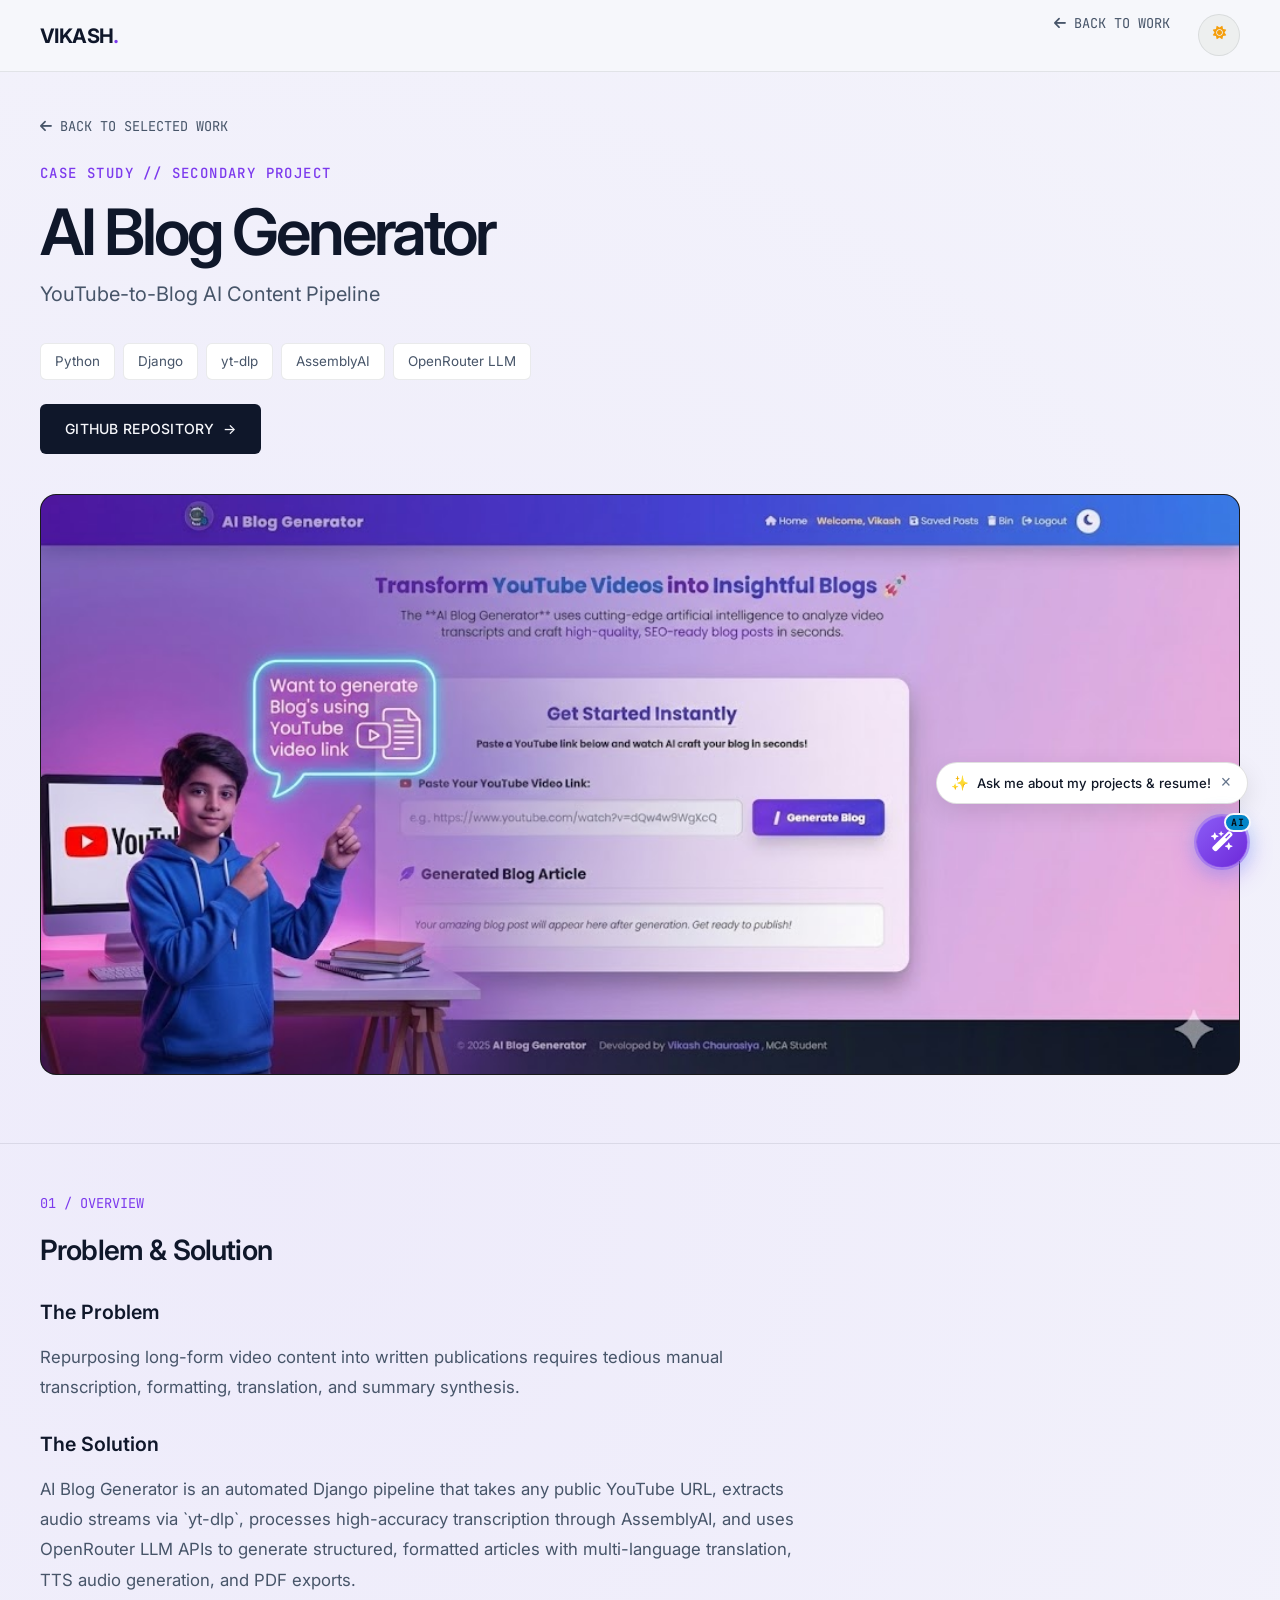
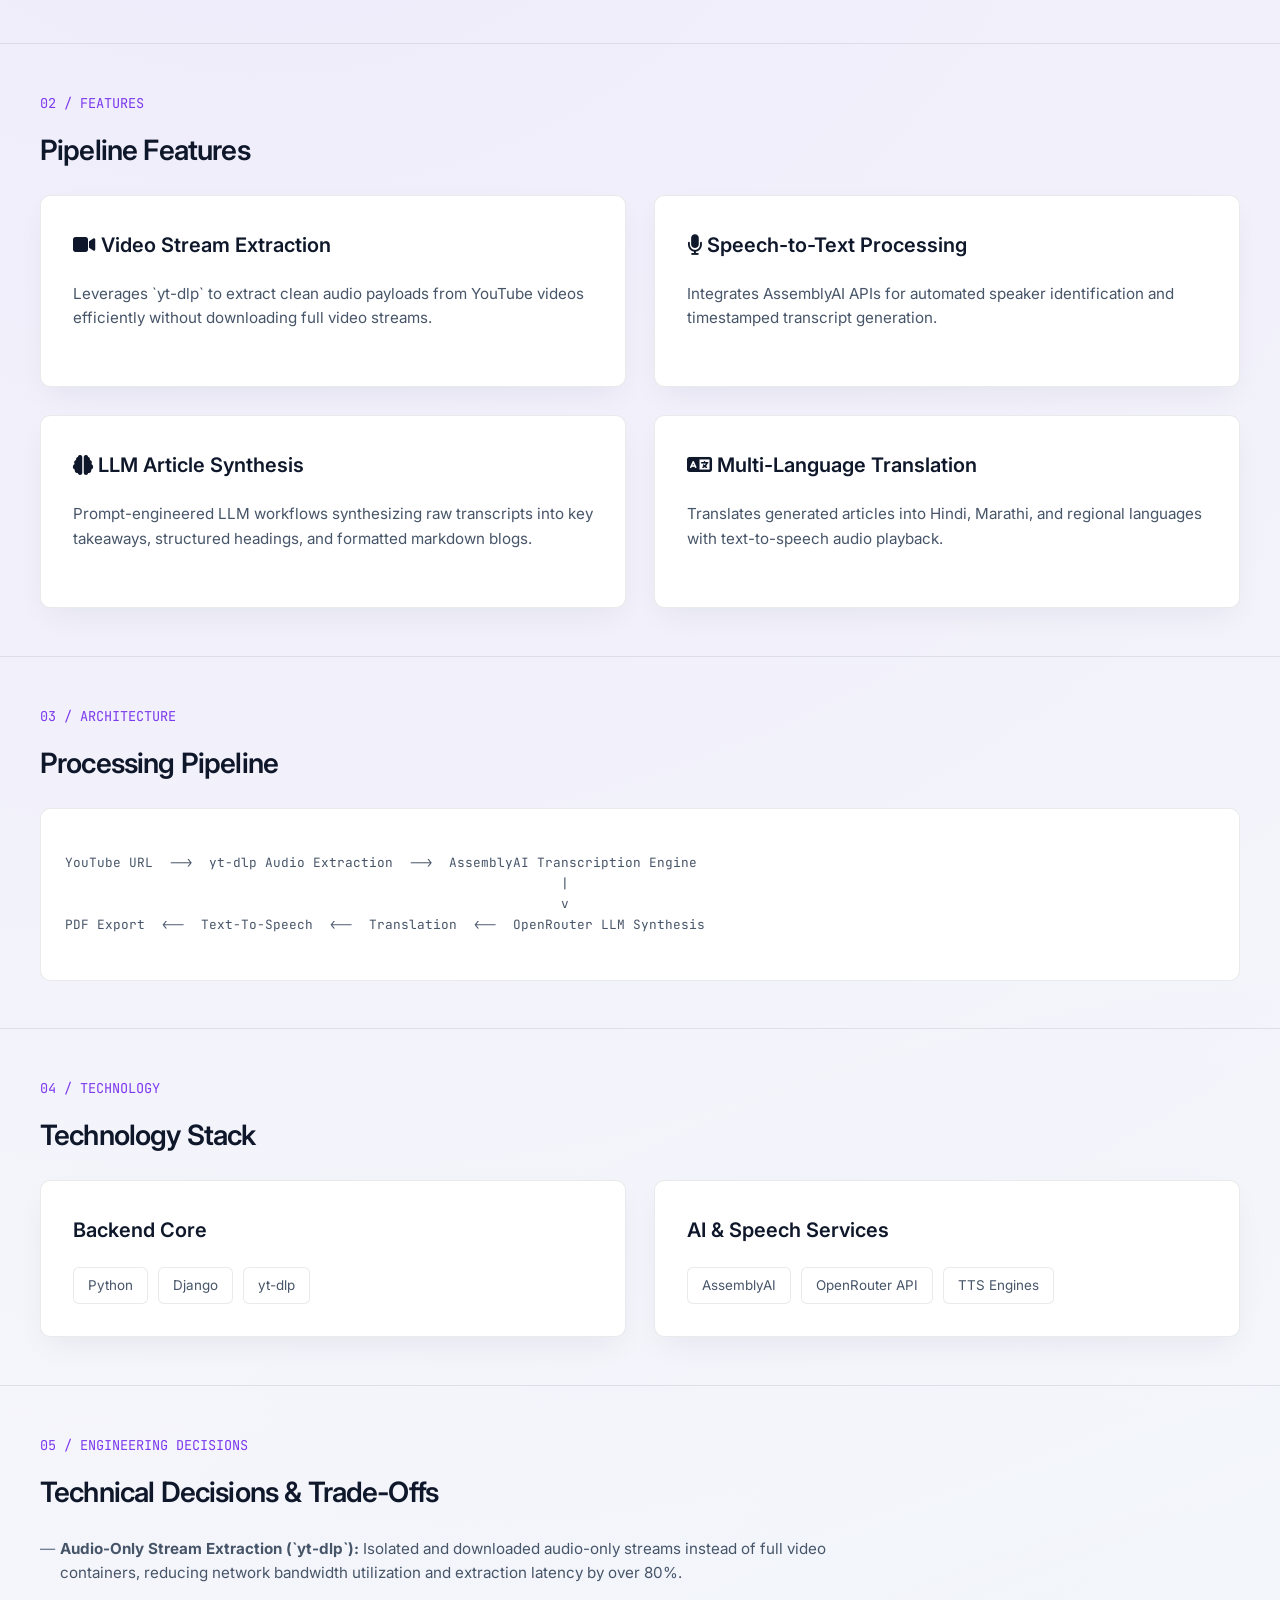
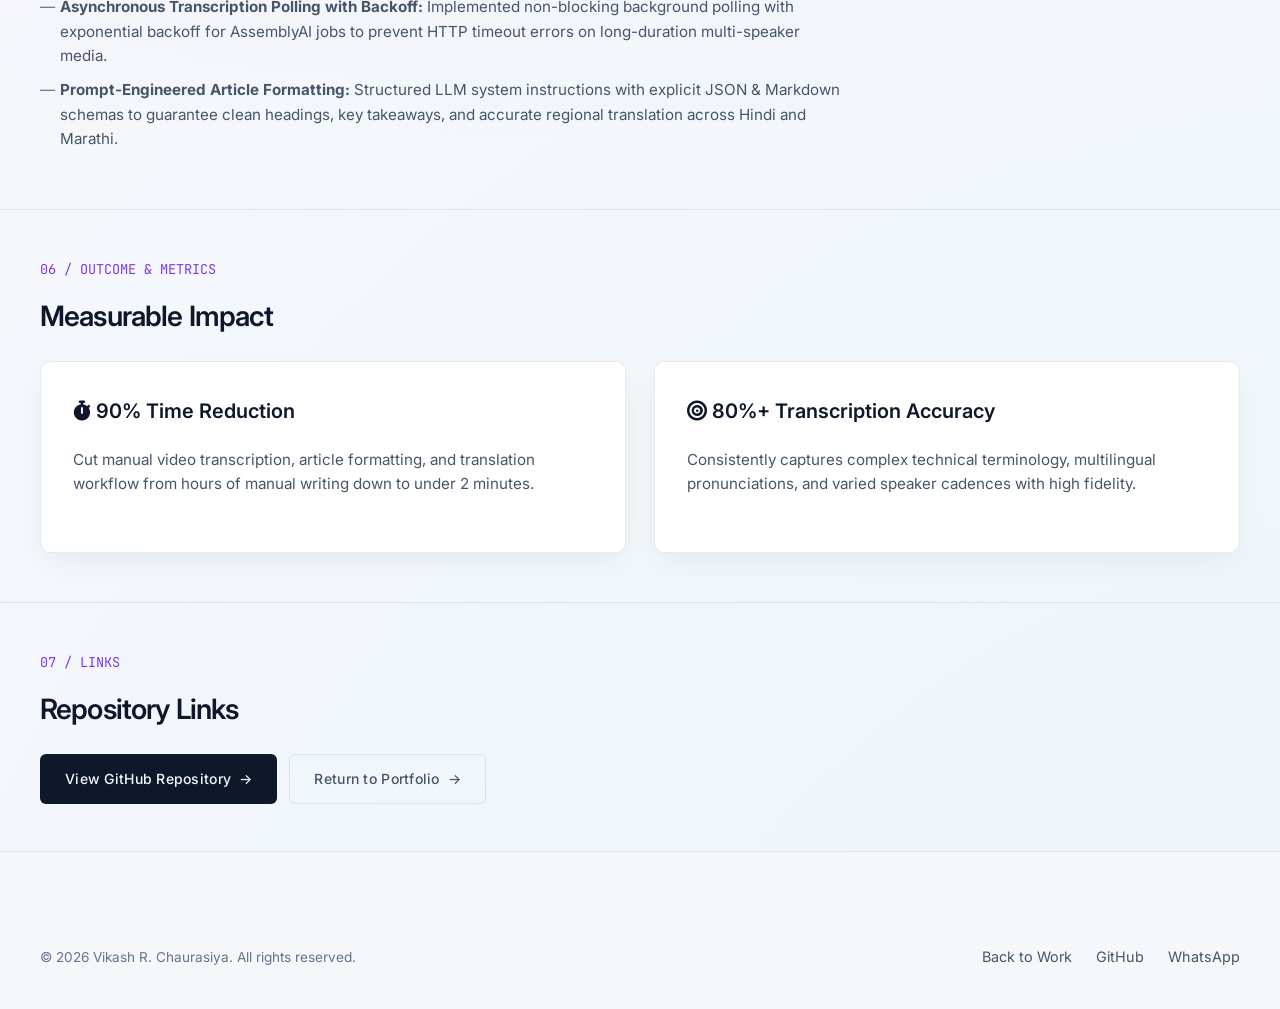
<file: projects/ai-blog-generator.html>
<!DOCTYPE html>
<html lang="en">

<head>
    <meta charset="UTF-8">
    <meta name="viewport" content="width=device-width, initial-scale=1.0">
    <title>AI Blog Generator Case Study | Vikash R. Chaurasiya</title>
    <meta name="description" content="Detailed engineering case study for AI Blog Generator — YouTube-to-Blog AI Content Pipeline.">

    <link rel="stylesheet" href="../css/main.css">
    <link rel="stylesheet" href="https://cdnjs.cloudflare.com/ajax/libs/font-awesome/6.5.2/css/all.min.css">
</head>

<body>

    <!-- Header Navigation -->
    <header>
        <nav class="navbar scrolled">
            <div class="container">
                <a href="../index.html#home" class="logo">VIKASH<span class="logo-dot">.</span></a>
                <div class="nav-actions">
                    <a href="../index.html#work" class="back-link"><i class="fas fa-arrow-left"></i> BACK TO WORK</a>
                    <button class="theme-toggle-btn" id="themeToggle" aria-label="Toggle Theme" data-tooltip="Switch Theme">
                        <div class="orb-icon-wrapper">
                            <i class="fa-solid fa-sun sun-icon"></i>
                            <i class="fa-solid fa-moon moon-icon"></i>
                        </div>
                    </button>
                </div>
            </div>
        </nav>
    </header>

    <main>
        <!-- Case Study Hero -->
        <section class="case-study-hero">
            <div class="container">
                <a href="../index.html#work" class="back-link"><i class="fas fa-arrow-left"></i> BACK TO SELECTED WORK</a>
                <span class="section-number">CASE STUDY // SECONDARY PROJECT</span>
                <h1 class="case-study-title">AI Blog Generator</h1>
                <p class="case-study-subtitle">YouTube-to-Blog AI Content Pipeline</p>

                <div class="project-tech-tags" style="margin-bottom: 24px;">
                    <span class="pill">Python</span>
                    <span class="pill">Django</span>
                    <span class="pill">yt-dlp</span>
                    <span class="pill">AssemblyAI</span>
                    <span class="pill">OpenRouter LLM</span>
                </div>

                <div class="project-links">
                    <a href="https://github.com/Vikash97600/AI-BLOG-GENERATOR-USING-YOUTUBE-VIDEOS" target="_blank" rel="noopener" class="btn primary">GITHUB REPOSITORY <span class="arrow">→</span></a>
                </div>

                <div class="featured-media-wrapper" style="margin-top: 40px;">
                    <img src="../assets/images/ai_blog.jpg" alt="AI Blog Generator Screenshot">
                </div>
            </div>
        </section>

        <!-- Overview Section -->
        <section class="case-study-section reveal-on-scroll">
            <div class="container">
                <span class="case-study-section-number">01 / OVERVIEW</span>
                <h2 class="case-study-section-title">Problem & Solution</h2>

                <div class="about-body">
                    <h3 style="color: var(--text-primary); margin-bottom: 12px; font-weight: 600;">The Problem</h3>
                    <p style="margin-bottom: 24px;">
                        Repurposing long-form video content into written publications requires tedious manual transcription, formatting, translation, and summary synthesis.
                    </p>

                    <h3 style="color: var(--text-primary); margin-bottom: 12px; font-weight: 600;">The Solution</h3>
                    <p>
                        AI Blog Generator is an automated Django pipeline that takes any public YouTube URL, extracts audio streams via `yt-dlp`, processes high-accuracy transcription through AssemblyAI, and uses OpenRouter LLM APIs to generate structured, formatted articles with multi-language translation, TTS audio generation, and PDF exports.
                    </p>
                </div>
            </div>
        </section>

        <!-- Features Section -->
        <section class="case-study-section reveal-on-scroll">
            <div class="container">
                <span class="case-study-section-number">02 / FEATURES</span>
                <h2 class="case-study-section-title">Pipeline Features</h2>

                <div class="expertise-grid">
                    <div class="expertise-card">
                        <h3 class="expertise-category-title"><i class="fas fa-video"></i> Video Stream Extraction</h3>
                        <p class="project-desc">Leverages `yt-dlp` to extract clean audio payloads from YouTube videos efficiently without downloading full video streams.</p>
                    </div>

                    <div class="expertise-card">
                        <h3 class="expertise-category-title"><i class="fas fa-microphone"></i> Speech-to-Text Processing</h3>
                        <p class="project-desc">Integrates AssemblyAI APIs for automated speaker identification and timestamped transcript generation.</p>
                    </div>

                    <div class="expertise-card">
                        <h3 class="expertise-category-title"><i class="fas fa-brain"></i> LLM Article Synthesis</h3>
                        <p class="project-desc">Prompt-engineered LLM workflows synthesizing raw transcripts into key takeaways, structured headings, and formatted markdown blogs.</p>
                    </div>

                    <div class="expertise-card">
                        <h3 class="expertise-category-title"><i class="fas fa-language"></i> Multi-Language Translation</h3>
                        <p class="project-desc">Translates generated articles into Hindi, Marathi, and regional languages with text-to-speech audio playback.</p>
                    </div>
                </div>
            </div>
        </section>

        <!-- Architecture Section -->
        <section class="case-study-section reveal-on-scroll">
            <div class="container">
                <span class="case-study-section-number">03 / ARCHITECTURE</span>
                <h2 class="case-study-section-title">Processing Pipeline</h2>

                <div class="architecture-box">
YouTube URL  -->  yt-dlp Audio Extraction  -->  AssemblyAI Transcription Engine
                                                              |
                                                              v
PDF Export  <--  Text-To-Speech  <--  Translation  <--  OpenRouter LLM Synthesis
                </div>
            </div>
        </section>

        <!-- Technology Section -->
        <section class="case-study-section reveal-on-scroll">
            <div class="container">
                <span class="case-study-section-number">04 / TECHNOLOGY</span>
                <h2 class="case-study-section-title">Technology Stack</h2>

                <div class="expertise-grid">
                    <div class="expertise-card">
                        <h3 class="expertise-category-title">Backend Core</h3>
                        <div class="expertise-pills">
                            <span class="pill">Python</span>
                            <span class="pill">Django</span>
                            <span class="pill">yt-dlp</span>
                        </div>
                    </div>

                    <div class="expertise-card">
                        <h3 class="expertise-category-title">AI & Speech Services</h3>
                        <div class="expertise-pills">
                            <span class="pill">AssemblyAI</span>
                            <span class="pill">OpenRouter API</span>
                            <span class="pill">TTS Engines</span>
                        </div>
                    </div>
                </div>
            </div>
        </section>

        <!-- Engineering Decisions -->
        <section class="case-study-section reveal-on-scroll">
            <div class="container">
                <span class="case-study-section-number">05 / ENGINEERING DECISIONS</span>
                <h2 class="case-study-section-title">Technical Decisions & Trade-Offs</h2>

                <ul class="experience-bullets" style="max-width: 800px;">
                    <li>
                        <strong>Audio-Only Stream Extraction (`yt-dlp`):</strong> Isolated and downloaded audio-only streams instead of full video containers, reducing network bandwidth utilization and extraction latency by over 80%.
                    </li>
                    <li>
                        <strong>Asynchronous Transcription Polling with Backoff:</strong> Implemented non-blocking background polling with exponential backoff for AssemblyAI jobs to prevent HTTP timeout errors on long-duration multi-speaker media.
                    </li>
                    <li>
                        <strong>Prompt-Engineered Article Formatting:</strong> Structured LLM system instructions with explicit JSON & Markdown schemas to guarantee clean headings, key takeaways, and accurate regional translation across Hindi and Marathi.
                    </li>
                </ul>
            </div>
        </section>

        <!-- Outcome & Metrics Section -->
        <section class="case-study-section reveal-on-scroll">
            <div class="container">
                <span class="case-study-section-number">06 / OUTCOME & METRICS</span>
                <h2 class="case-study-section-title">Measurable Impact</h2>

                <div class="expertise-grid">
                    <div class="expertise-card">
                        <h3 class="expertise-category-title"><i class="fas fa-stopwatch"></i> 90% Time Reduction</h3>
                        <p class="project-desc">Cut manual video transcription, article formatting, and translation workflow from hours of manual writing down to under 2 minutes.</p>
                    </div>

                    <div class="expertise-card">
                        <h3 class="expertise-category-title"><i class="fas fa-bullseye"></i> 80%+ Transcription Accuracy</h3>
                        <p class="project-desc">Consistently captures complex technical terminology, multilingual pronunciations, and varied speaker cadences with high fidelity.</p>
                    </div>
                </div>
            </div>
        </section>

        <!-- Links Section -->
        <section class="case-study-section reveal-on-scroll">
            <div class="container">
                <span class="case-study-section-number">07 / LINKS</span>
                <h2 class="case-study-section-title">Repository Links</h2>

                <div class="project-links">
                    <a href="https://github.com/Vikash97600/AI-BLOG-GENERATOR-USING-YOUTUBE-VIDEOS" target="_blank" rel="noopener" class="btn primary">View GitHub Repository <span class="arrow">→</span></a>
                    <a href="../index.html#work" class="btn outline">Return to Portfolio <span class="arrow">→</span></a>
                </div>
            </div>
        </section>
    </main>

    <!-- Footer -->
    <footer class="footer">
        <div class="container">
            <div class="footer-bottom">
                <p>&copy; 2026 Vikash R. Chaurasiya. All rights reserved.</p>
                <div class="footer-nav">
                    <a href="../index.html#work">Back to Work</a>
                    <a href="https://github.com/Vikash97600" target="_blank" rel="noopener">GitHub</a>
                    <a href="https://wa.me/919372483191?text=Hi%20Vikash,%20I%20saw%20your%20AI%20Blog%20Generator%20case%20study%20and%20would%20like%20to%20connect." target="_blank" rel="noopener">WhatsApp</a>
                </div>
            </div>
        </div>
    </footer>

    <script src="../js/main.js"></script>
    <script src="../js/chatbot.js"></script>
</body>

</html>
</file>
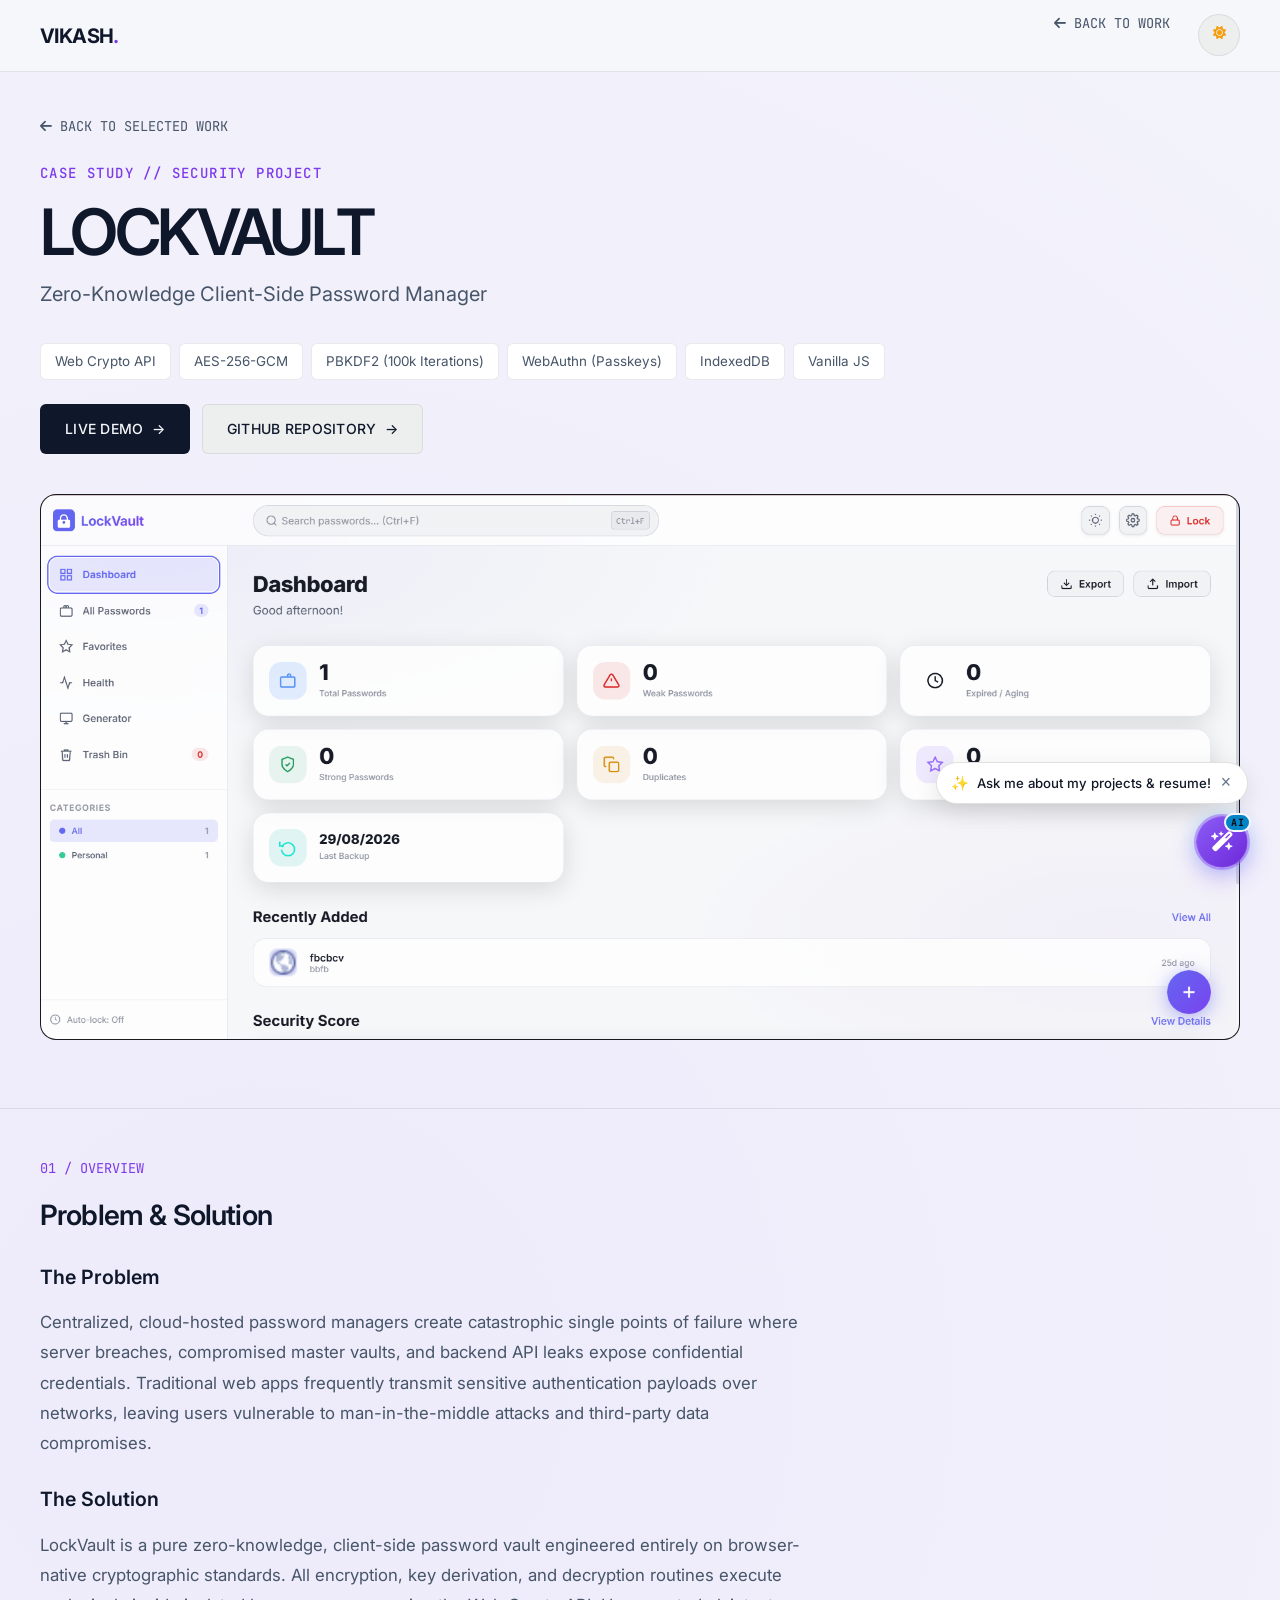
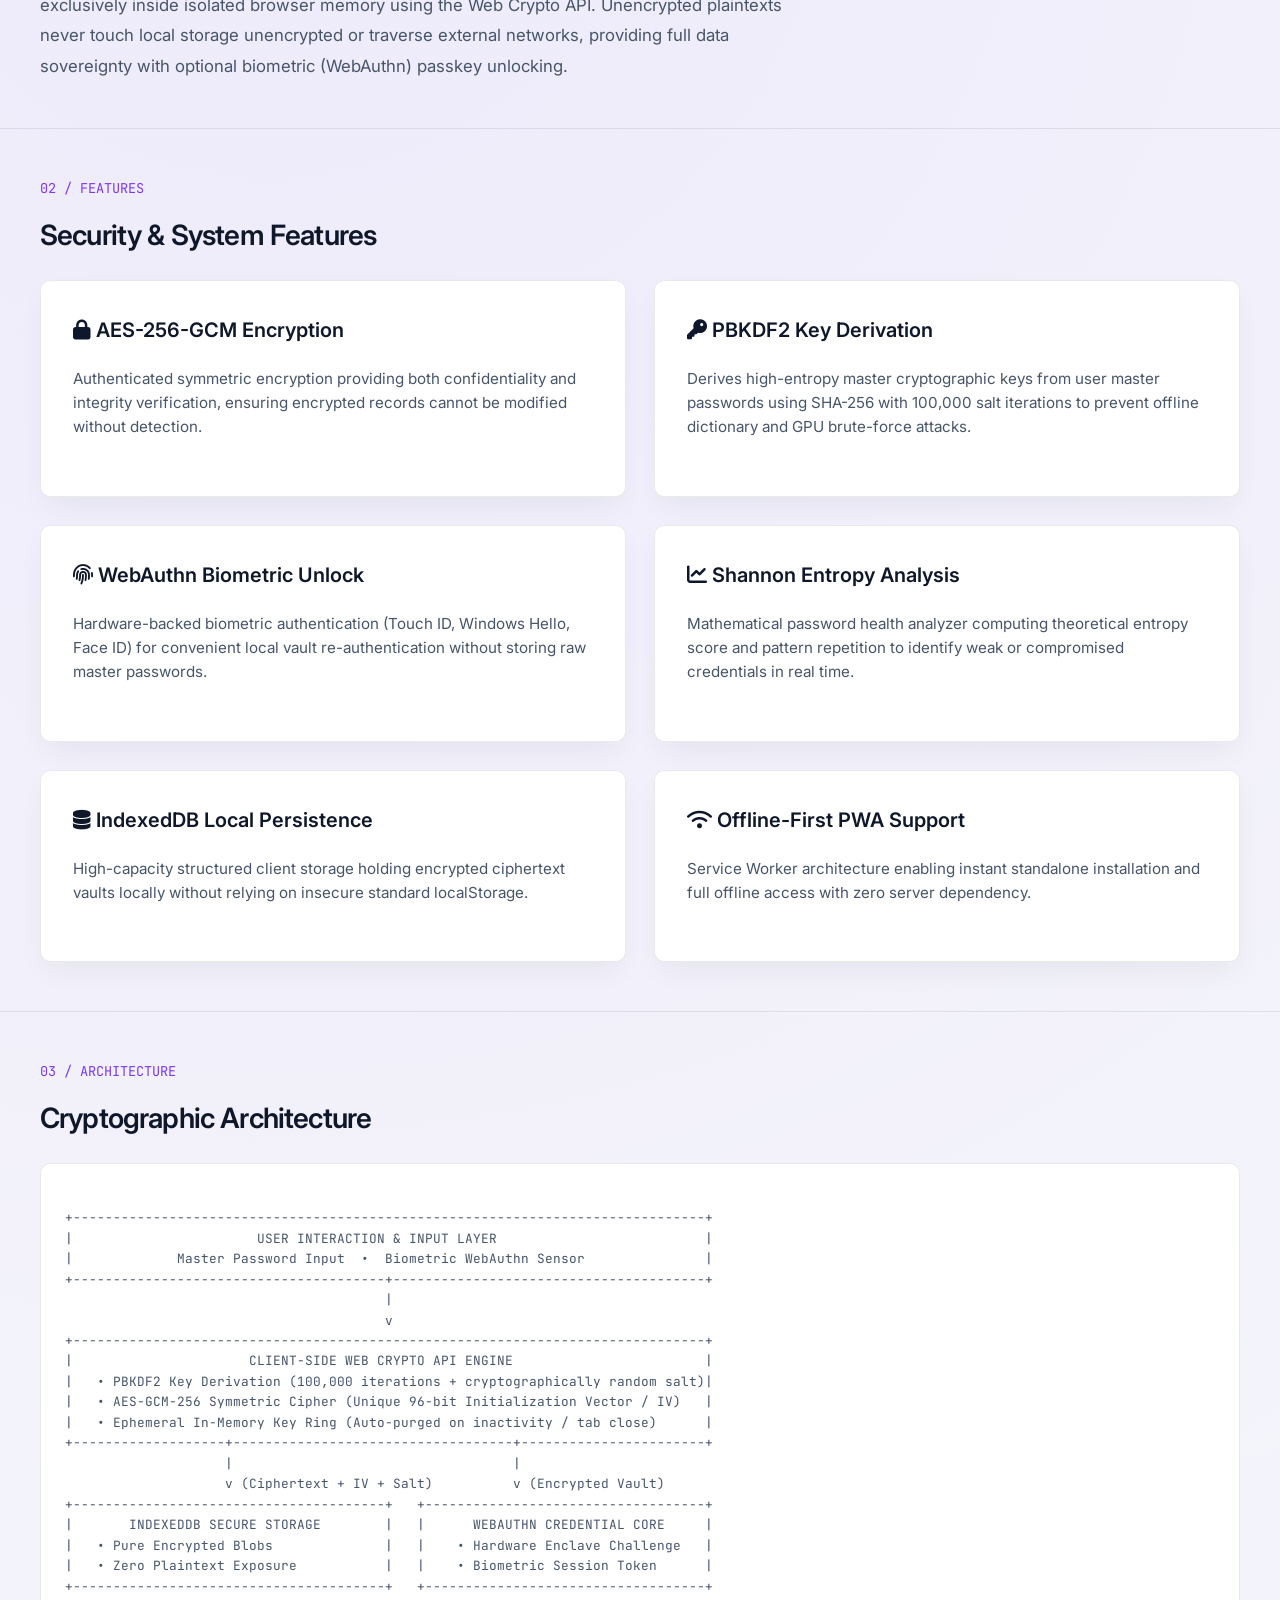
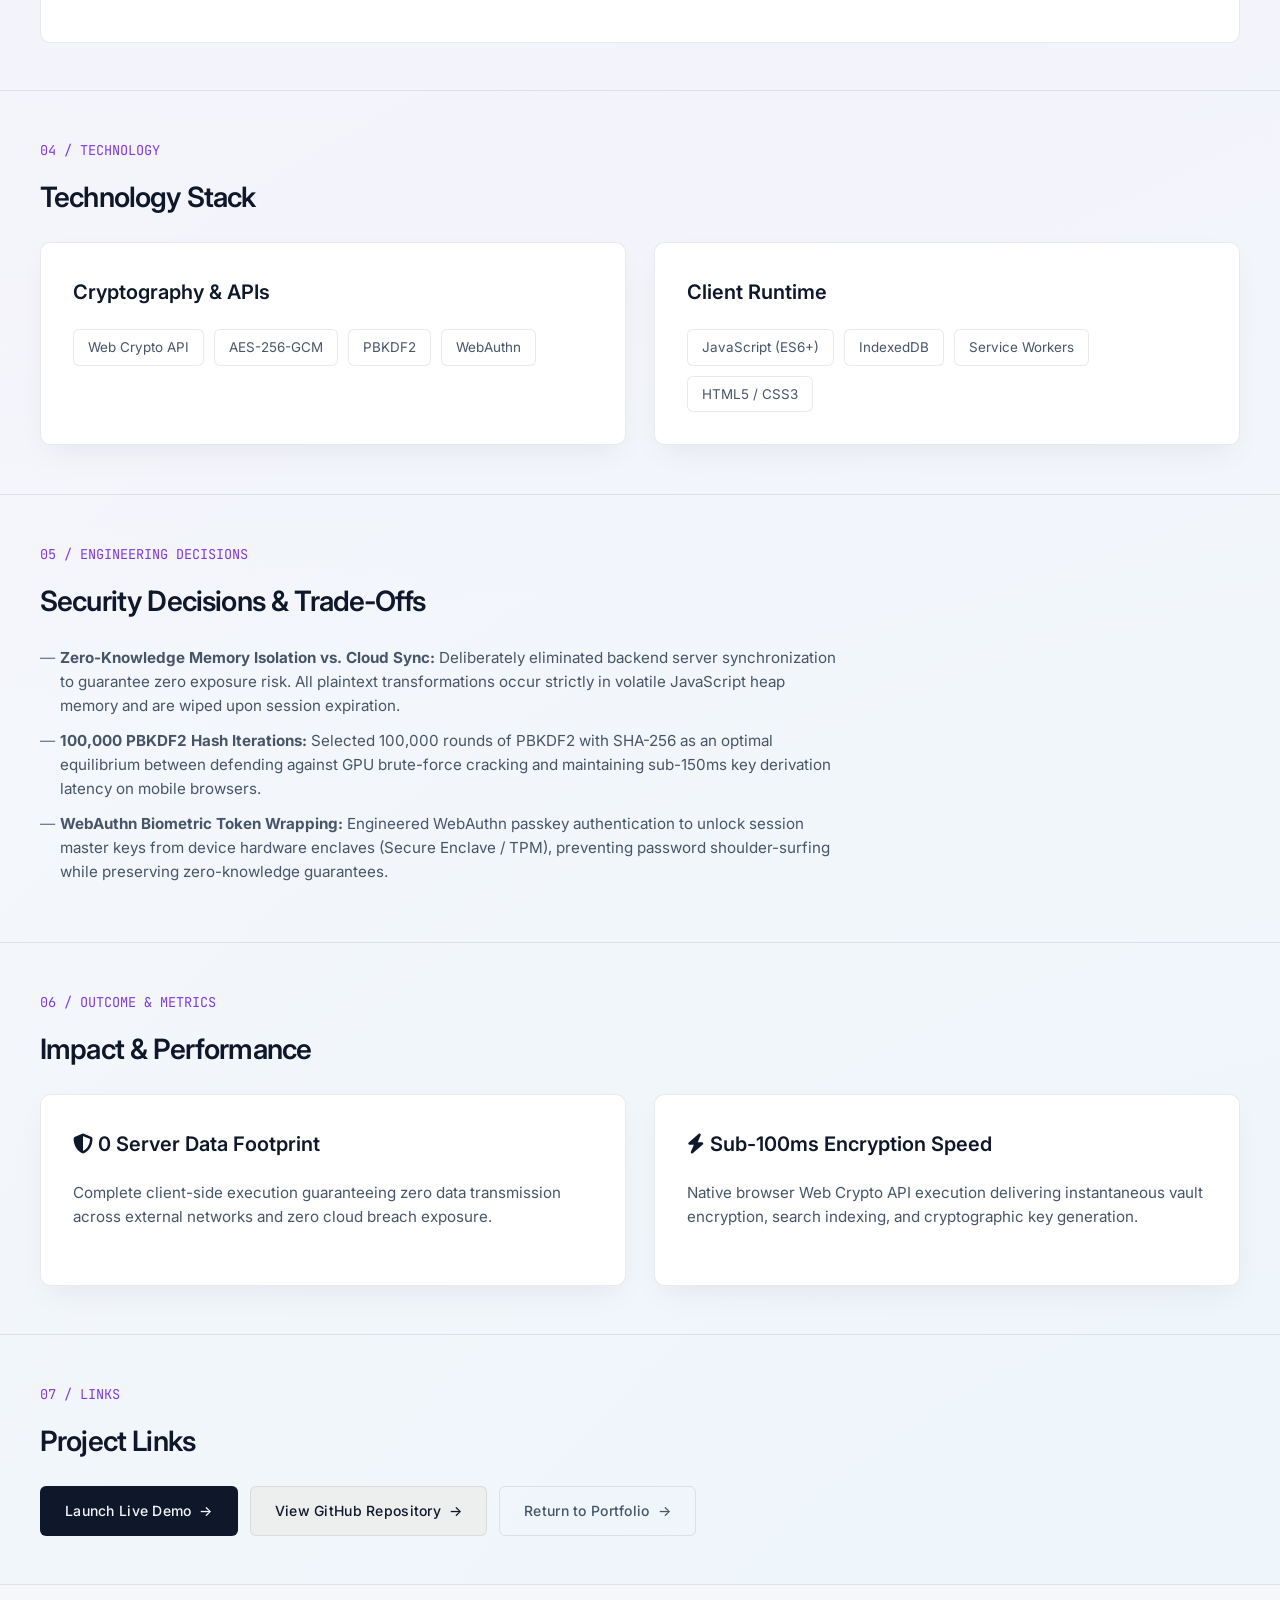
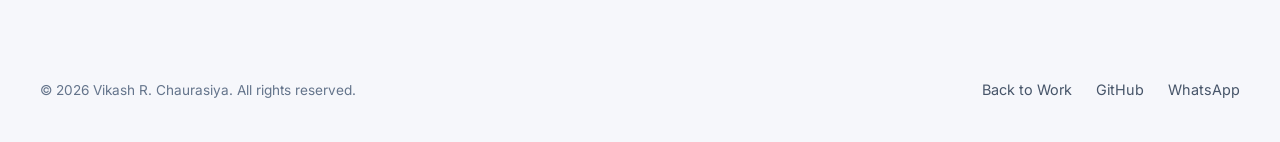
<file: projects/lockvault.html>
<!DOCTYPE html>
<html lang="en">

<head>
    <meta charset="UTF-8">
    <meta name="viewport" content="width=device-width, initial-scale=1.0">
    <title>LockVault Case Study | Vikash R. Chaurasiya</title>
    <meta name="description" content="Detailed engineering case study for LockVault — Zero-Knowledge Client-Side Password Manager using Web Crypto API, AES-256-GCM, PBKDF2, and WebAuthn.">

    <link rel="stylesheet" href="../css/main.css">
    <link rel="stylesheet" href="https://cdnjs.cloudflare.com/ajax/libs/font-awesome/6.5.2/css/all.min.css">
</head>

<body>

    <!-- Header Navigation -->
    <header>
        <nav class="navbar scrolled">
            <div class="container">
                <a href="../index.html#home" class="logo">VIKASH<span class="logo-dot">.</span></a>
                <div class="nav-actions">
                    <a href="../index.html#work" class="back-link"><i class="fas fa-arrow-left"></i> BACK TO WORK</a>
                    <button class="theme-toggle-btn" id="themeToggle" aria-label="Toggle Theme" data-tooltip="Switch Theme">
                        <div class="orb-icon-wrapper">
                            <i class="fa-solid fa-sun sun-icon"></i>
                            <i class="fa-solid fa-moon moon-icon"></i>
                        </div>
                    </button>
                </div>
            </div>
        </nav>
    </header>

    <main>
        <!-- Case Study Hero -->
        <section class="case-study-hero">
            <div class="container">
                <a href="../index.html#work" class="back-link"><i class="fas fa-arrow-left"></i> BACK TO SELECTED WORK</a>
                <span class="section-number">CASE STUDY // SECURITY PROJECT</span>
                <h1 class="case-study-title">LOCKVAULT</h1>
                <p class="case-study-subtitle">Zero-Knowledge Client-Side Password Manager</p>

                <div class="project-tech-tags" style="margin-bottom: 24px;">
                    <span class="pill">Web Crypto API</span>
                    <span class="pill">AES-256-GCM</span>
                    <span class="pill">PBKDF2 (100k Iterations)</span>
                    <span class="pill">WebAuthn (Passkeys)</span>
                    <span class="pill">IndexedDB</span>
                    <span class="pill">Vanilla JS</span>
                </div>

                <div class="project-links">
                    <a href="https://lock-vault-phi.vercel.app/" target="_blank" rel="noopener" class="btn primary">LIVE DEMO <span class="arrow">→</span></a>
                    <a href="https://github.com/Vikash97600/LockVault" target="_blank" rel="noopener" class="btn secondary">GITHUB REPOSITORY <span class="arrow">→</span></a>
                </div>

                <div class="featured-media-wrapper" style="margin-top: 40px;">
                    <img src="../assets/images/lockvault-project.png" alt="LockVault Password Manager Application Interface">
                </div>
            </div>
        </section>

        <!-- Overview Section -->
        <section class="case-study-section reveal-on-scroll">
            <div class="container">
                <span class="case-study-section-number">01 / OVERVIEW</span>
                <h2 class="case-study-section-title">Problem & Solution</h2>

                <div class="about-body">
                    <h3 style="color: var(--text-primary); margin-bottom: 12px; font-weight: 600;">The Problem</h3>
                    <p style="margin-bottom: 24px;">
                        Centralized, cloud-hosted password managers create catastrophic single points of failure where server breaches, compromised master vaults, and backend API leaks expose confidential credentials. Traditional web apps frequently transmit sensitive authentication payloads over networks, leaving users vulnerable to man-in-the-middle attacks and third-party data compromises.
                    </p>

                    <h3 style="color: var(--text-primary); margin-bottom: 12px; font-weight: 600;">The Solution</h3>
                    <p>
                        LockVault is a pure zero-knowledge, client-side password vault engineered entirely on browser-native cryptographic standards. All encryption, key derivation, and decryption routines execute exclusively inside isolated browser memory using the Web Crypto API. Unencrypted plaintexts never touch local storage unencrypted or traverse external networks, providing full data sovereignty with optional biometric (WebAuthn) passkey unlocking.
                    </p>
                </div>
            </div>
        </section>

        <!-- Features Section -->
        <section class="case-study-section reveal-on-scroll">
            <div class="container">
                <span class="case-study-section-number">02 / FEATURES</span>
                <h2 class="case-study-section-title">Security & System Features</h2>

                <div class="expertise-grid">
                    <div class="expertise-card">
                        <h3 class="expertise-category-title"><i class="fas fa-lock"></i> AES-256-GCM Encryption</h3>
                        <p class="project-desc">Authenticated symmetric encryption providing both confidentiality and integrity verification, ensuring encrypted records cannot be modified without detection.</p>
                    </div>

                    <div class="expertise-card">
                        <h3 class="expertise-category-title"><i class="fas fa-key"></i> PBKDF2 Key Derivation</h3>
                        <p class="project-desc">Derives high-entropy master cryptographic keys from user master passwords using SHA-256 with 100,000 salt iterations to prevent offline dictionary and GPU brute-force attacks.</p>
                    </div>

                    <div class="expertise-card">
                        <h3 class="expertise-category-title"><i class="fas fa-fingerprint"></i> WebAuthn Biometric Unlock</h3>
                        <p class="project-desc">Hardware-backed biometric authentication (Touch ID, Windows Hello, Face ID) for convenient local vault re-authentication without storing raw master passwords.</p>
                    </div>

                    <div class="expertise-card">
                        <h3 class="expertise-category-title"><i class="fas fa-chart-line"></i> Shannon Entropy Analysis</h3>
                        <p class="project-desc">Mathematical password health analyzer computing theoretical entropy score and pattern repetition to identify weak or compromised credentials in real time.</p>
                    </div>

                    <div class="expertise-card">
                        <h3 class="expertise-category-title"><i class="fas fa-database"></i> IndexedDB Local Persistence</h3>
                        <p class="project-desc">High-capacity structured client storage holding encrypted ciphertext vaults locally without relying on insecure standard localStorage.</p>
                    </div>

                    <div class="expertise-card">
                        <h3 class="expertise-category-title"><i class="fas fa-wifi"></i> Offline-First PWA Support</h3>
                        <p class="project-desc">Service Worker architecture enabling instant standalone installation and full offline access with zero server dependency.</p>
                    </div>
                </div>
            </div>
        </section>

        <!-- Architecture Section -->
        <section class="case-study-section reveal-on-scroll">
            <div class="container">
                <span class="case-study-section-number">03 / ARCHITECTURE</span>
                <h2 class="case-study-section-title">Cryptographic Architecture</h2>

                <div class="architecture-box">
+-------------------------------------------------------------------------------+
|                       USER INTERACTION & INPUT LAYER                          |
|             Master Password Input  •  Biometric WebAuthn Sensor               |
+---------------------------------------+---------------------------------------+
                                        |
                                        v
+-------------------------------------------------------------------------------+
|                      CLIENT-SIDE WEB CRYPTO API ENGINE                        |
|   • PBKDF2 Key Derivation (100,000 iterations + cryptographically random salt)|
|   • AES-GCM-256 Symmetric Cipher (Unique 96-bit Initialization Vector / IV)   |
|   • Ephemeral In-Memory Key Ring (Auto-purged on inactivity / tab close)      |
+-------------------+-----------------------------------+-----------------------+
                    |                                   |
                    v (Ciphertext + IV + Salt)          v (Encrypted Vault)
+---------------------------------------+   +-----------------------------------+
|       INDEXEDDB SECURE STORAGE        |   |      WEBAUTHN CREDENTIAL CORE     |
|   • Pure Encrypted Blobs              |   |    • Hardware Enclave Challenge   |
|   • Zero Plaintext Exposure           |   |    • Biometric Session Token      |
+---------------------------------------+   +-----------------------------------+
                </div>
            </div>
        </section>

        <!-- Technology Section -->
        <section class="case-study-section reveal-on-scroll">
            <div class="container">
                <span class="case-study-section-number">04 / TECHNOLOGY</span>
                <h2 class="case-study-section-title">Technology Stack</h2>

                <div class="expertise-grid">
                    <div class="expertise-card">
                        <h3 class="expertise-category-title">Cryptography & APIs</h3>
                        <div class="expertise-pills">
                            <span class="pill">Web Crypto API</span>
                            <span class="pill">AES-256-GCM</span>
                            <span class="pill">PBKDF2</span>
                            <span class="pill">WebAuthn</span>
                        </div>
                    </div>

                    <div class="expertise-card">
                        <h3 class="expertise-category-title">Client Runtime</h3>
                        <div class="expertise-pills">
                            <span class="pill">JavaScript (ES6+)</span>
                            <span class="pill">IndexedDB</span>
                            <span class="pill">Service Workers</span>
                            <span class="pill">HTML5 / CSS3</span>
                        </div>
                    </div>
                </div>
            </div>
        </section>

        <!-- Engineering Decisions -->
        <section class="case-study-section reveal-on-scroll">
            <div class="container">
                <span class="case-study-section-number">05 / ENGINEERING DECISIONS</span>
                <h2 class="case-study-section-title">Security Decisions & Trade-Offs</h2>

                <ul class="experience-bullets" style="max-width: 800px;">
                    <li>
                        <strong>Zero-Knowledge Memory Isolation vs. Cloud Sync:</strong> Deliberately eliminated backend server synchronization to guarantee zero exposure risk. All plaintext transformations occur strictly in volatile JavaScript heap memory and are wiped upon session expiration.
                    </li>
                    <li>
                        <strong>100,000 PBKDF2 Hash Iterations:</strong> Selected 100,000 rounds of PBKDF2 with SHA-256 as an optimal equilibrium between defending against GPU brute-force cracking and maintaining sub-150ms key derivation latency on mobile browsers.
                    </li>
                    <li>
                        <strong>WebAuthn Biometric Token Wrapping:</strong> Engineered WebAuthn passkey authentication to unlock session master keys from device hardware enclaves (Secure Enclave / TPM), preventing password shoulder-surfing while preserving zero-knowledge guarantees.
                    </li>
                </ul>
            </div>
        </section>

        <!-- Outcome & Metrics Section -->
        <section class="case-study-section reveal-on-scroll">
            <div class="container">
                <span class="case-study-section-number">06 / OUTCOME & METRICS</span>
                <h2 class="case-study-section-title">Impact & Performance</h2>

                <div class="expertise-grid">
                    <div class="expertise-card">
                        <h3 class="expertise-category-title"><i class="fas fa-shield-halved"></i> 0 Server Data Footprint</h3>
                        <p class="project-desc">Complete client-side execution guaranteeing zero data transmission across external networks and zero cloud breach exposure.</p>
                    </div>

                    <div class="expertise-card">
                        <h3 class="expertise-category-title"><i class="fas fa-bolt"></i> Sub-100ms Encryption Speed</h3>
                        <p class="project-desc">Native browser Web Crypto API execution delivering instantaneous vault encryption, search indexing, and cryptographic key generation.</p>
                    </div>
                </div>
            </div>
        </section>

        <!-- Links Section -->
        <section class="case-study-section reveal-on-scroll">
            <div class="container">
                <span class="case-study-section-number">07 / LINKS</span>
                <h2 class="case-study-section-title">Project Links</h2>

                <div class="project-links">
                    <a href="https://lock-vault-phi.vercel.app/" target="_blank" rel="noopener" class="btn primary">Launch Live Demo <span class="arrow">→</span></a>
                    <a href="https://github.com/Vikash97600/LockVault" target="_blank" rel="noopener" class="btn secondary">View GitHub Repository <span class="arrow">→</span></a>
                    <a href="../index.html#work" class="btn outline">Return to Portfolio <span class="arrow">→</span></a>
                </div>
            </div>
        </section>
    </main>

    <!-- Footer -->
    <footer class="footer">
        <div class="container">
            <div class="footer-bottom">
                <p>&copy; 2026 Vikash R. Chaurasiya. All rights reserved.</p>
                <div class="footer-nav">
                    <a href="../index.html#work">Back to Work</a>
                    <a href="https://github.com/Vikash97600" target="_blank" rel="noopener">GitHub</a>
                    <a href="https://wa.me/919372483191?text=Hi%20Vikash,%20I%20saw%20your%20LockVault%20case%20study%20and%20would%20like%20to%20connect." target="_blank" rel="noopener">WhatsApp</a>
                </div>
            </div>
        </div>
    </footer>

    <script src="../js/main.js"></script>
    <script src="../js/chatbot.js"></script>
</body>

</html>
</file>
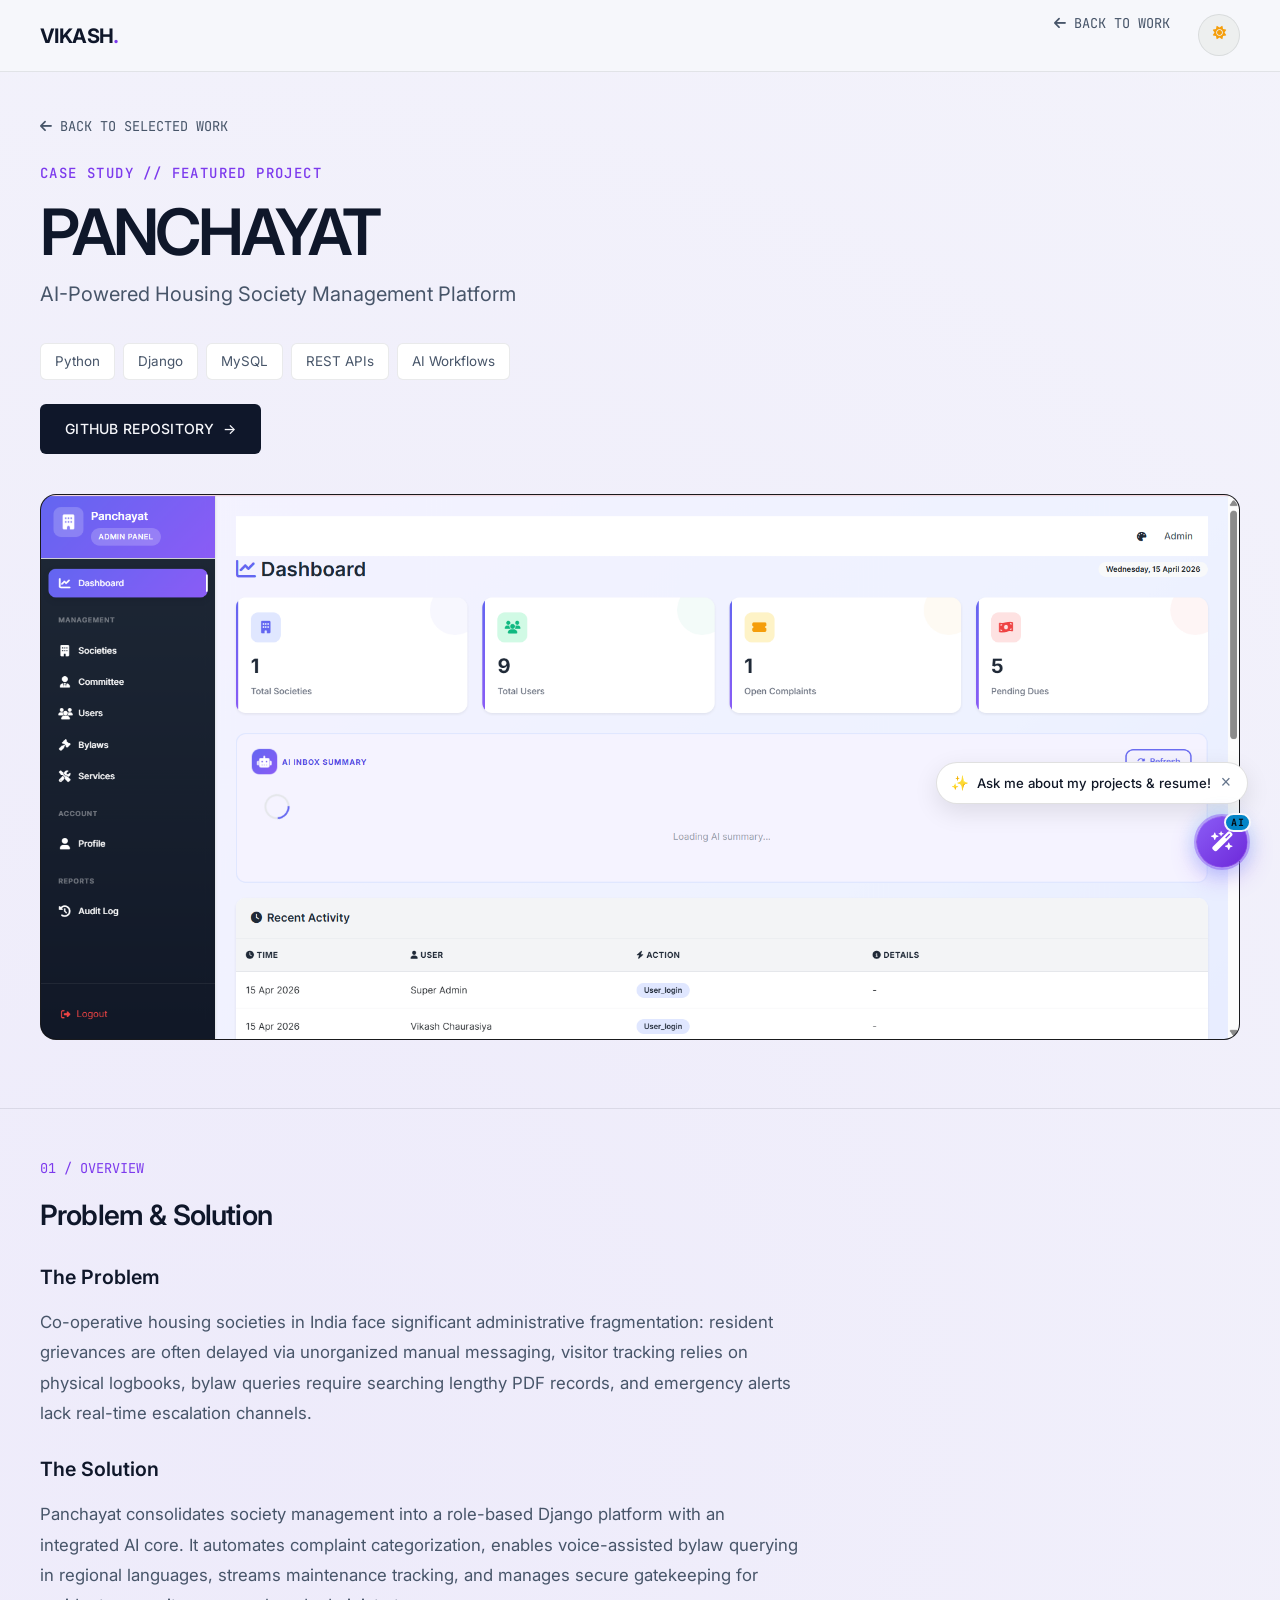
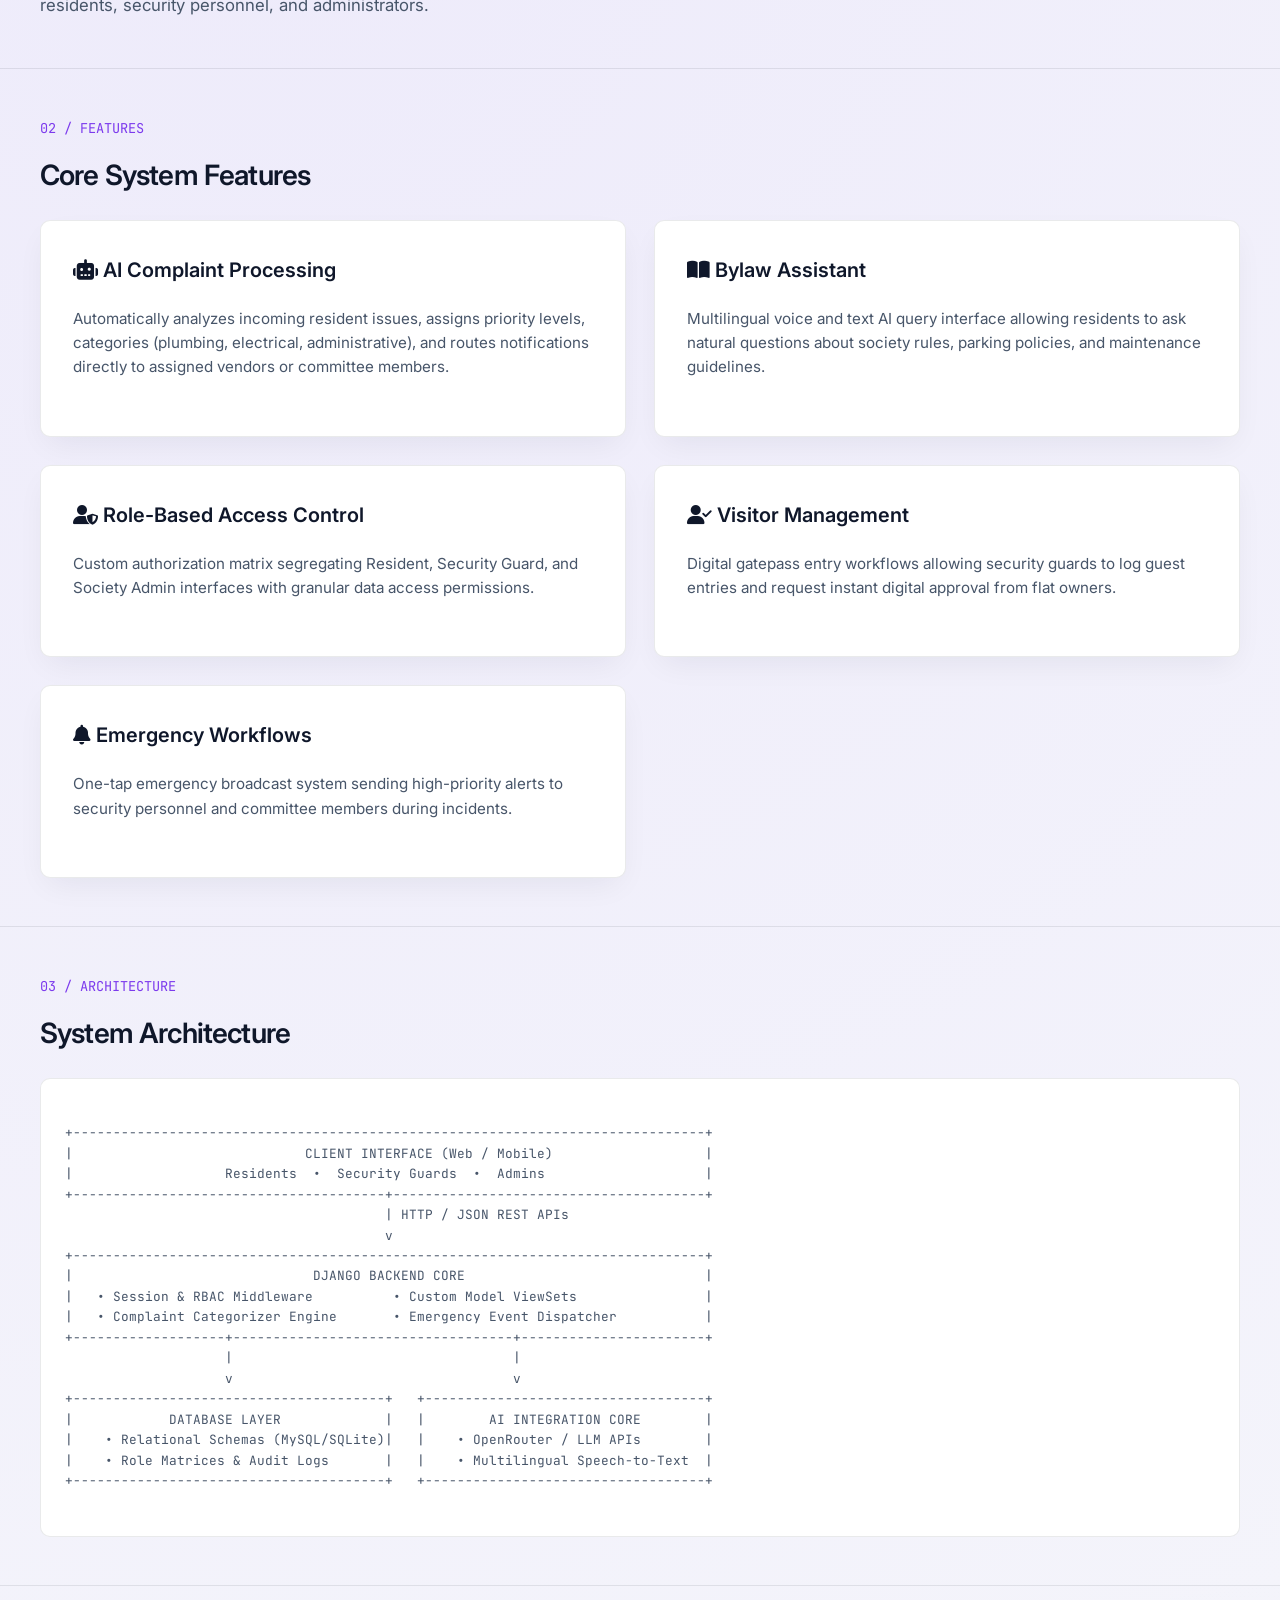
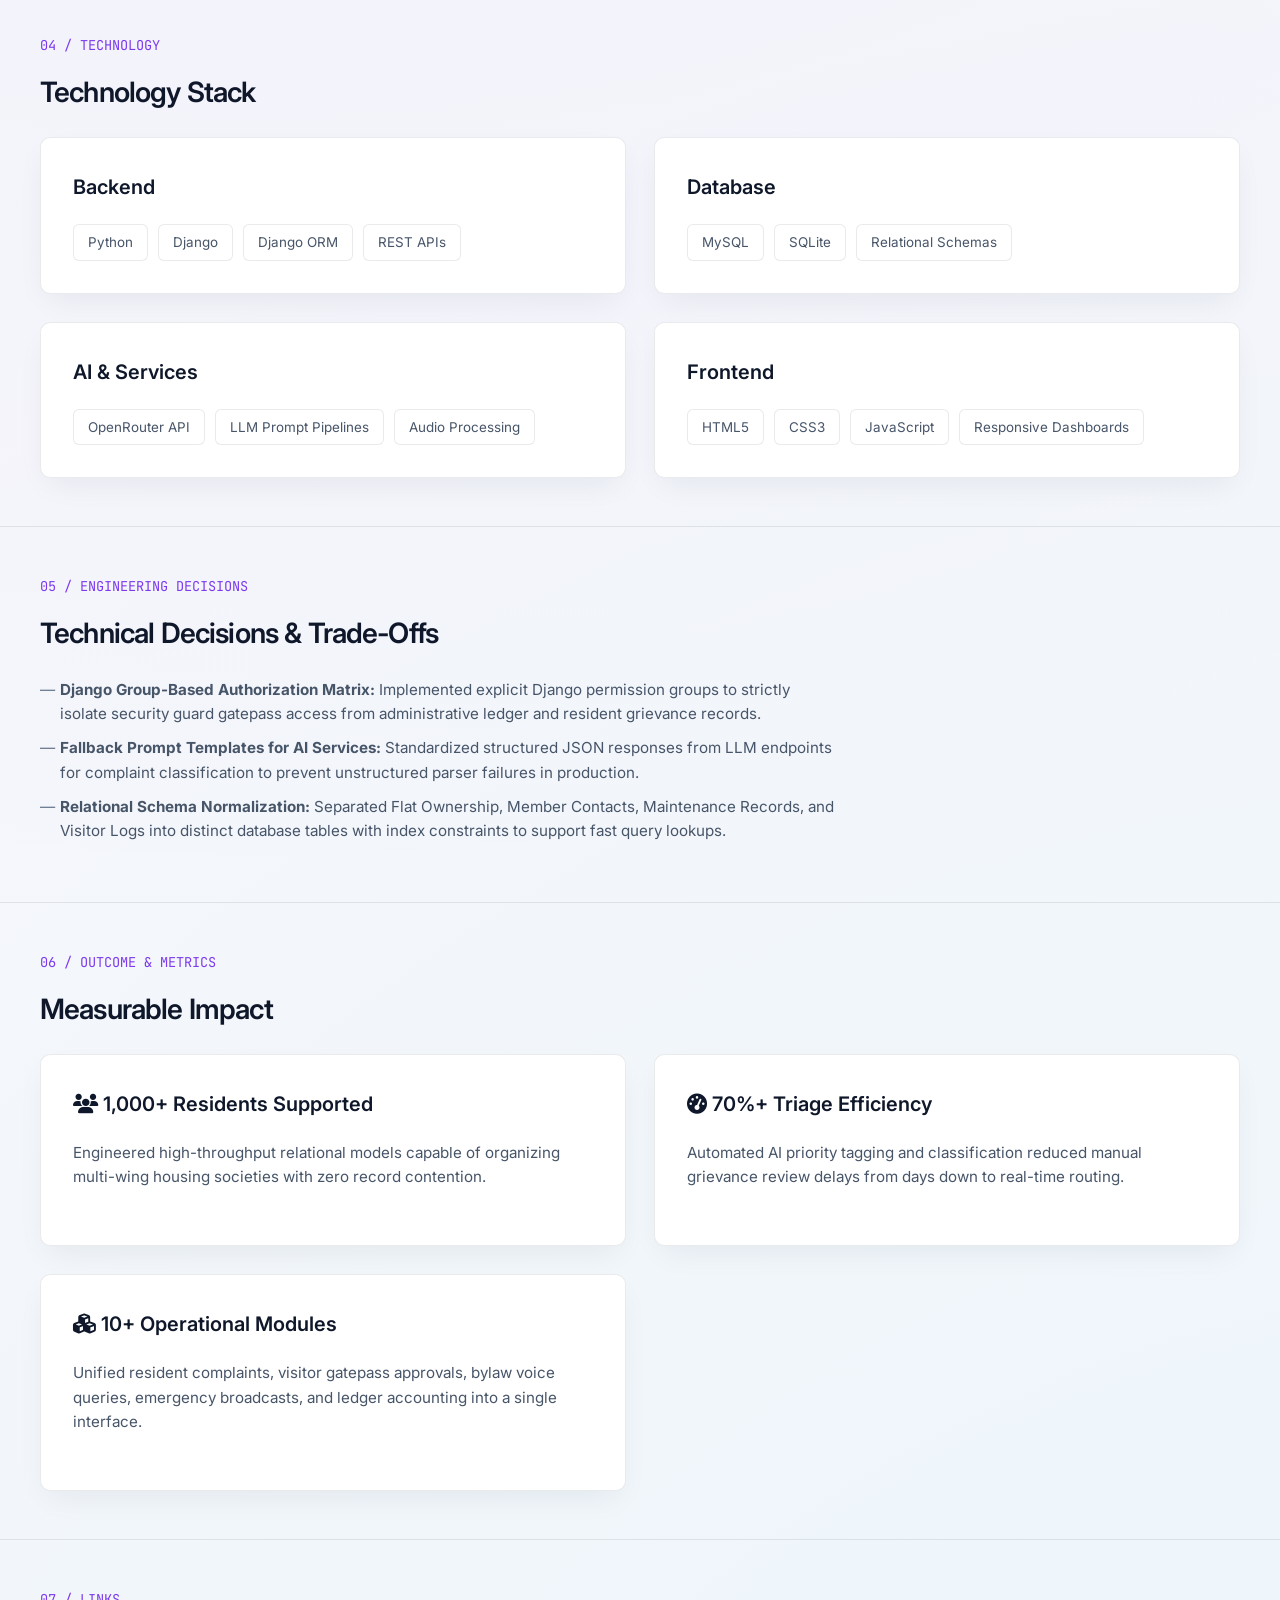
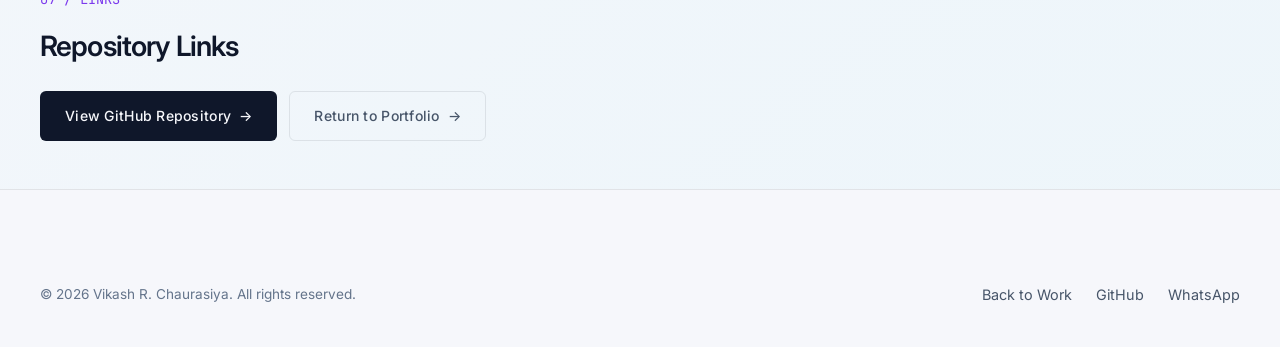
<file: projects/panchayat.html>
<!DOCTYPE html>
<html lang="en">

<head>
    <meta charset="UTF-8">
    <meta name="viewport" content="width=device-width, initial-scale=1.0">
    <title>Panchayat Case Study | Vikash R. Chaurasiya</title>
    <meta name="description" content="Detailed engineering case study for Panchayat — AI-Powered Housing Society Management Platform.">

    <link rel="stylesheet" href="../css/main.css">
    <link rel="stylesheet" href="https://cdnjs.cloudflare.com/ajax/libs/font-awesome/6.5.2/css/all.min.css">
</head>

<body>

    <!-- Header Navigation -->
    <nav class="navbar scrolled">
        <div class="container">
            <a href="../index.html#home" class="logo">VIKASH<span class="logo-dot">.</span></a>
            <div class="nav-actions">
                <a href="../index.html#work" class="back-link"><i class="fas fa-arrow-left"></i> BACK TO WORK</a>
                <button class="theme-toggle-btn" id="themeToggle" aria-label="Toggle Theme" data-tooltip="Switch Theme">
                    <div class="orb-icon-wrapper">
                        <i class="fa-solid fa-sun sun-icon"></i>
                        <i class="fa-solid fa-moon moon-icon"></i>
                    </div>
                </button>
            </div>
        </div>
    </nav>

    <!-- Case Study Hero -->
    <section class="case-study-hero">
        <div class="container">
            <a href="../index.html#work" class="back-link"><i class="fas fa-arrow-left"></i> BACK TO SELECTED WORK</a>
            <span class="section-number">CASE STUDY // FEATURED PROJECT</span>
            <h1 class="case-study-title">PANCHAYAT</h1>
            <p class="case-study-subtitle">AI-Powered Housing Society Management Platform</p>

            <div class="project-tech-tags" style="margin-bottom: 24px;">
                <span class="pill">Python</span>
                <span class="pill">Django</span>
                <span class="pill">MySQL</span>
                <span class="pill">REST APIs</span>
                <span class="pill">AI Workflows</span>
            </div>

            <div class="project-links">
                <a href="https://github.com/Vikash97600/Panchayat-housing-society" target="_blank" class="btn primary">GITHUB REPOSITORY <span class="arrow">→</span></a>
            </div>

            <div class="featured-media-wrapper" style="margin-top: 40px;">
                <img src="../assets/images/panchayat.png" alt="Panchayat Housing Society Platform Screenshot">
            </div>
        </div>
    </section>

    <!-- Overview Section -->
    <section class="case-study-section reveal-on-scroll">
        <div class="container">
            <span class="case-study-section-number">01 / OVERVIEW</span>
            <h2 class="case-study-section-title">Problem & Solution</h2>

            <div class="about-body">
                <h3 style="color: var(--text-primary); margin-bottom: 12px; font-weight: 600;">The Problem</h3>
                <p style="margin-bottom: 24px;">
                    Co-operative housing societies in India face significant administrative fragmentation: resident grievances are often delayed via unorganized manual messaging, visitor tracking relies on physical logbooks, bylaw queries require searching lengthy PDF records, and emergency alerts lack real-time escalation channels.
                </p>

                <h3 style="color: var(--text-primary); margin-bottom: 12px; font-weight: 600;">The Solution</h3>
                <p>
                    Panchayat consolidates society management into a role-based Django platform with an integrated AI core. It automates complaint categorization, enables voice-assisted bylaw querying in regional languages, streams maintenance tracking, and manages secure gatekeeping for residents, security personnel, and administrators.
                </p>
            </div>
        </div>
    </section>

    <!-- Features Section -->
    <section class="case-study-section reveal-on-scroll">
        <div class="container">
            <span class="case-study-section-number">02 / FEATURES</span>
            <h2 class="case-study-section-title">Core System Features</h2>

            <div class="expertise-grid">
                <div class="expertise-card">
                    <h3 class="expertise-category-title"><i class="fas fa-robot"></i> AI Complaint Processing</h3>
                    <p class="project-desc">Automatically analyzes incoming resident issues, assigns priority levels, categories (plumbing, electrical, administrative), and routes notifications directly to assigned vendors or committee members.</p>
                </div>

                <div class="expertise-card">
                    <h3 class="expertise-category-title"><i class="fas fa-book-open"></i> Bylaw Assistant</h3>
                    <p class="project-desc">Multilingual voice and text AI query interface allowing residents to ask natural questions about society rules, parking policies, and maintenance guidelines.</p>
                </div>

                <div class="expertise-card">
                    <h3 class="expertise-category-title"><i class="fas fa-user-shield"></i> Role-Based Access Control</h3>
                    <p class="project-desc">Custom authorization matrix segregating Resident, Security Guard, and Society Admin interfaces with granular data access permissions.</p>
                </div>

                <div class="expertise-card">
                    <h3 class="expertise-category-title"><i class="fas fa-user-check"></i> Visitor Management</h3>
                    <p class="project-desc">Digital gatepass entry workflows allowing security guards to log guest entries and request instant digital approval from flat owners.</p>
                </div>

                <div class="expertise-card">
                    <h3 class="expertise-category-title"><i class="fas fa-bell"></i> Emergency Workflows</h3>
                    <p class="project-desc">One-tap emergency broadcast system sending high-priority alerts to security personnel and committee members during incidents.</p>
                </div>
            </div>
        </div>
    </section>

    <!-- Architecture Section -->
    <section class="case-study-section reveal-on-scroll">
        <div class="container">
            <span class="case-study-section-number">03 / ARCHITECTURE</span>
            <h2 class="case-study-section-title">System Architecture</h2>

            <div class="architecture-box">
+-------------------------------------------------------------------------------+
|                             CLIENT INTERFACE (Web / Mobile)                   |
|                   Residents  •  Security Guards  •  Admins                    |
+---------------------------------------+---------------------------------------+
                                        | HTTP / JSON REST APIs
                                        v
+-------------------------------------------------------------------------------+
|                              DJANGO BACKEND CORE                              |
|   • Session & RBAC Middleware          • Custom Model ViewSets                |
|   • Complaint Categorizer Engine       • Emergency Event Dispatcher           |
+-------------------+-----------------------------------+-----------------------+
                    |                                   |
                    v                                   v
+---------------------------------------+   +-----------------------------------+
|            DATABASE LAYER             |   |        AI INTEGRATION CORE        |
|    • Relational Schemas (MySQL/SQLite)|   |    • OpenRouter / LLM APIs        |
|    • Role Matrices & Audit Logs       |   |    • Multilingual Speech-to-Text  |
+---------------------------------------+   +-----------------------------------+
            </div>
        </div>
    </section>

    <!-- Technology Section -->
    <section class="case-study-section reveal-on-scroll">
        <div class="container">
            <span class="case-study-section-number">04 / TECHNOLOGY</span>
            <h2 class="case-study-section-title">Technology Stack</h2>

            <div class="expertise-grid">
                <div class="expertise-card">
                    <h3 class="expertise-category-title">Backend</h3>
                    <div class="expertise-pills">
                        <span class="pill">Python</span>
                        <span class="pill">Django</span>
                        <span class="pill">Django ORM</span>
                        <span class="pill">REST APIs</span>
                    </div>
                </div>

                <div class="expertise-card">
                    <h3 class="expertise-category-title">Database</h3>
                    <div class="expertise-pills">
                        <span class="pill">MySQL</span>
                        <span class="pill">SQLite</span>
                        <span class="pill">Relational Schemas</span>
                    </div>
                </div>

                <div class="expertise-card">
                    <h3 class="expertise-category-title">AI & Services</h3>
                    <div class="expertise-pills">
                        <span class="pill">OpenRouter API</span>
                        <span class="pill">LLM Prompt Pipelines</span>
                        <span class="pill">Audio Processing</span>
                    </div>
                </div>

                <div class="expertise-card">
                    <h3 class="expertise-category-title">Frontend</h3>
                    <div class="expertise-pills">
                        <span class="pill">HTML5</span>
                        <span class="pill">CSS3</span>
                        <span class="pill">JavaScript</span>
                        <span class="pill">Responsive Dashboards</span>
                    </div>
                </div>
            </div>
        </div>
    </section>

    <!-- Engineering Decisions -->
    <section class="case-study-section reveal-on-scroll">
        <div class="container">
            <span class="case-study-section-number">05 / ENGINEERING DECISIONS</span>
            <h2 class="case-study-section-title">Technical Decisions & Trade-Offs</h2>

            <ul class="experience-bullets" style="max-width: 800px;">
                <li>
                    <strong>Django Group-Based Authorization Matrix:</strong> Implemented explicit Django permission groups to strictly isolate security guard gatepass access from administrative ledger and resident grievance records.
                </li>
                <li>
                    <strong>Fallback Prompt Templates for AI Services:</strong> Standardized structured JSON responses from LLM endpoints for complaint classification to prevent unstructured parser failures in production.
                </li>
                <li>
                    <strong>Relational Schema Normalization:</strong> Separated Flat Ownership, Member Contacts, Maintenance Records, and Visitor Logs into distinct database tables with index constraints to support fast query lookups.
                </li>
            </ul>
        </div>
    </section>

    <!-- Outcome & Metrics Section -->
    <section class="case-study-section reveal-on-scroll">
            <div class="container">
                <span class="case-study-section-number">06 / OUTCOME & METRICS</span>
                <h2 class="case-study-section-title">Measurable Impact</h2>

                <div class="expertise-grid">
                    <div class="expertise-card">
                        <h3 class="expertise-category-title"><i class="fas fa-users"></i> 1,000+ Residents Supported</h3>
                        <p class="project-desc">Engineered high-throughput relational models capable of organizing multi-wing housing societies with zero record contention.</p>
                    </div>

                    <div class="expertise-card">
                        <h3 class="expertise-category-title"><i class="fas fa-gauge-high"></i> 70%+ Triage Efficiency</h3>
                        <p class="project-desc">Automated AI priority tagging and classification reduced manual grievance review delays from days down to real-time routing.</p>
                    </div>

                    <div class="expertise-card">
                        <h3 class="expertise-category-title"><i class="fas fa-cubes"></i> 10+ Operational Modules</h3>
                        <p class="project-desc">Unified resident complaints, visitor gatepass approvals, bylaw voice queries, emergency broadcasts, and ledger accounting into a single interface.</p>
                    </div>
                </div>
            </div>
        </section>

        <!-- Links Section -->
        <section class="case-study-section reveal-on-scroll">
            <div class="container">
                <span class="case-study-section-number">07 / LINKS</span>
                <h2 class="case-study-section-title">Repository Links</h2>

                <div class="project-links">
                    <a href="https://github.com/Vikash97600/Panchayat-housing-society" target="_blank" class="btn primary">View GitHub Repository <span class="arrow">→</span></a>
                    <a href="../index.html#work" class="btn outline">Return to Portfolio <span class="arrow">→</span></a>
                </div>
            </div>
        </section>

    <!-- Footer -->
    <footer class="footer">
        <div class="container">
            <div class="footer-bottom">
                <p>&copy; 2026 Vikash R. Chaurasiya. All rights reserved.</p>
                <div class="footer-nav">
                    <a href="../index.html#work">Back to Work</a>
                    <a href="https://github.com/Vikash97600" target="_blank">GitHub</a>
                    <a href="https://wa.me/919372483191?text=Hi%20Vikash,%20I%20saw%20your%20Panchayat%20case%20study%20and%20would%20like%20to%20connect." target="_blank" rel="noopener">WhatsApp</a>
                </div>
            </div>
        </div>
    </footer>

    <script src="../js/main.js"></script>
    <script src="../js/chatbot.js"></script>
</body>

</html>
</file>
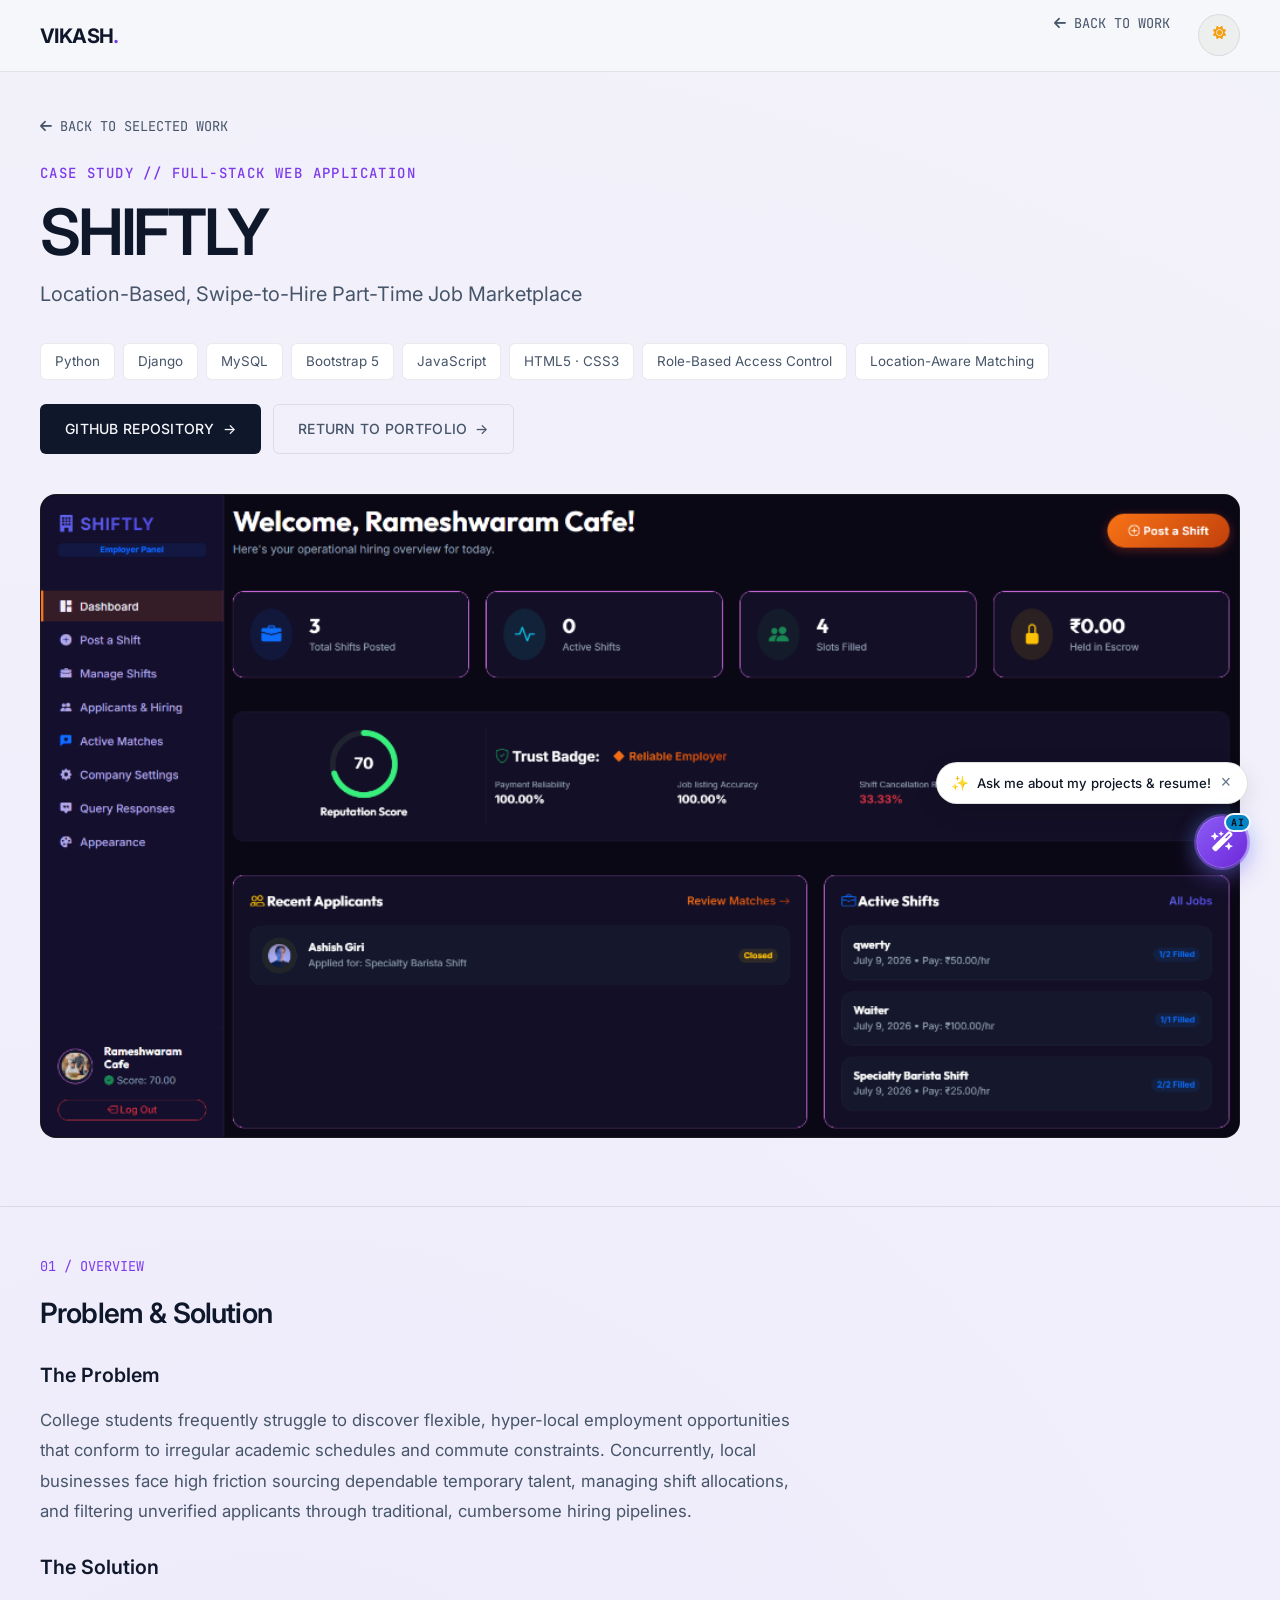
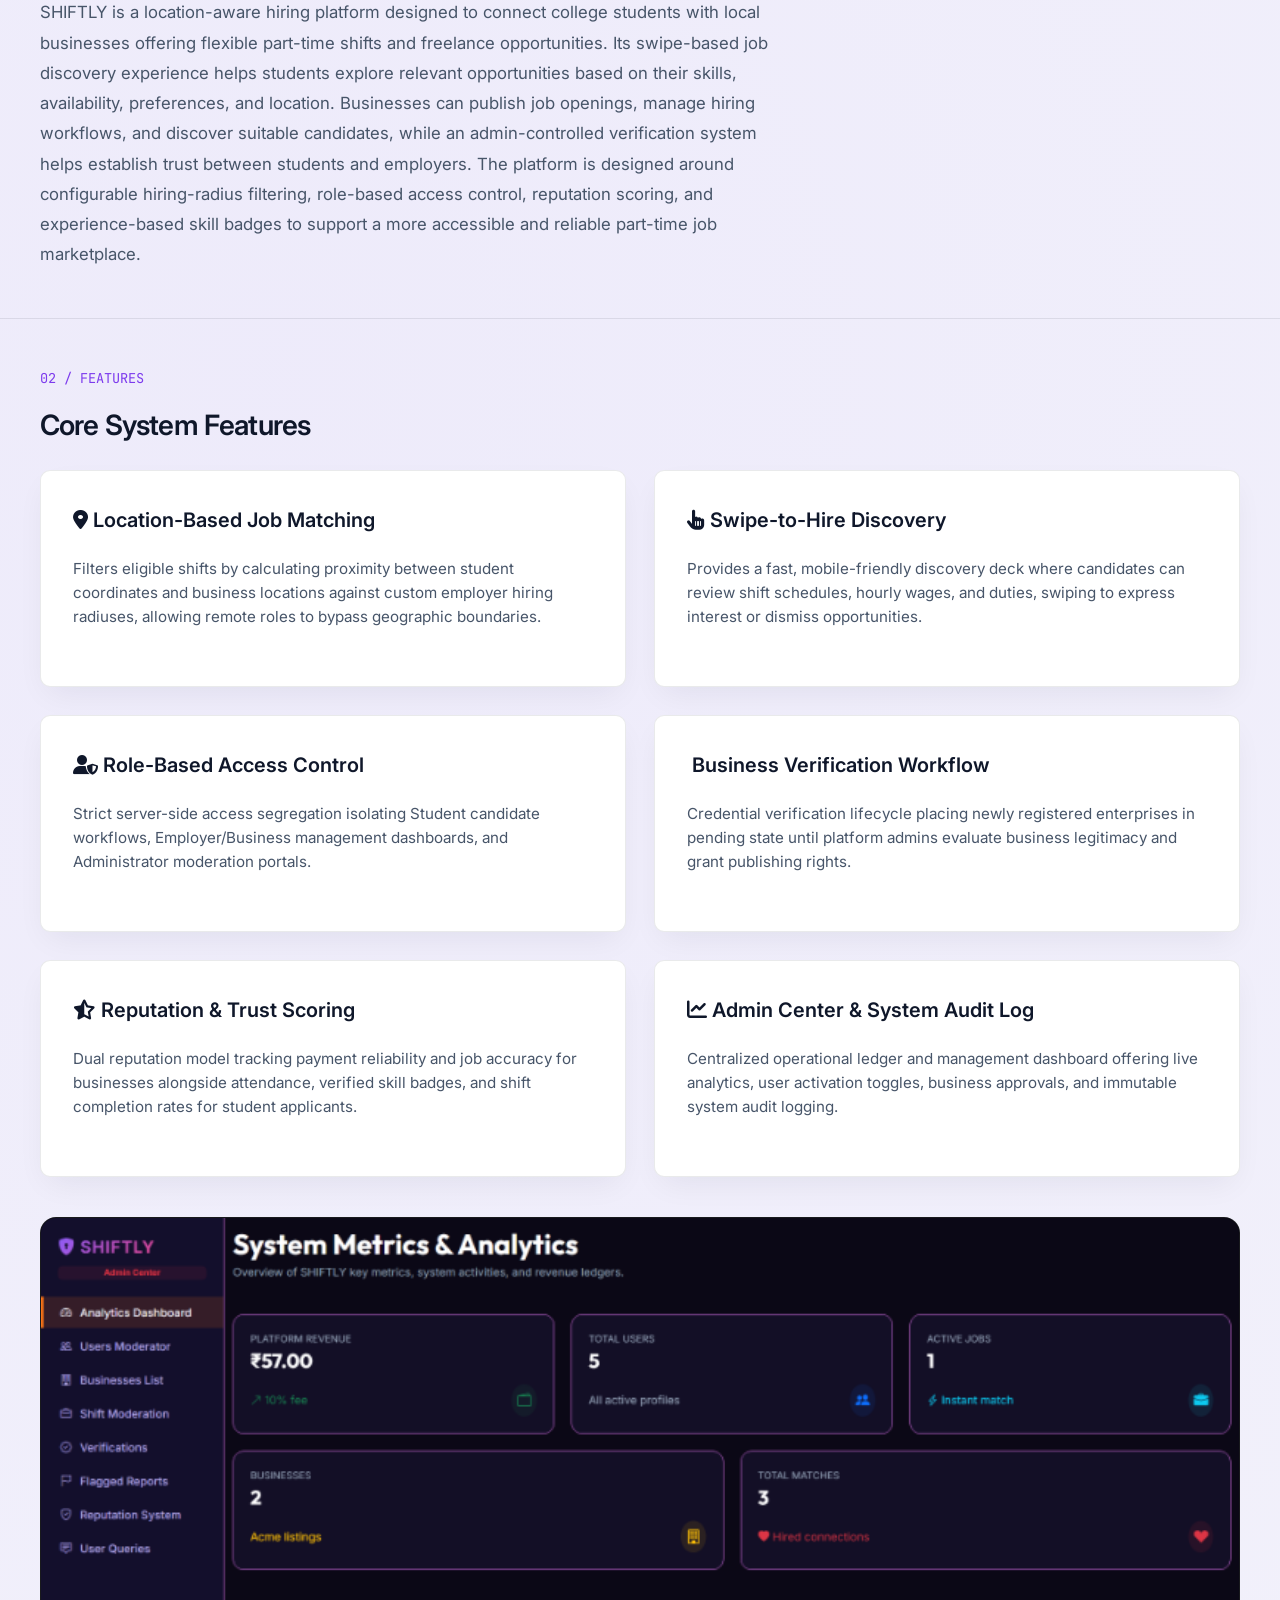
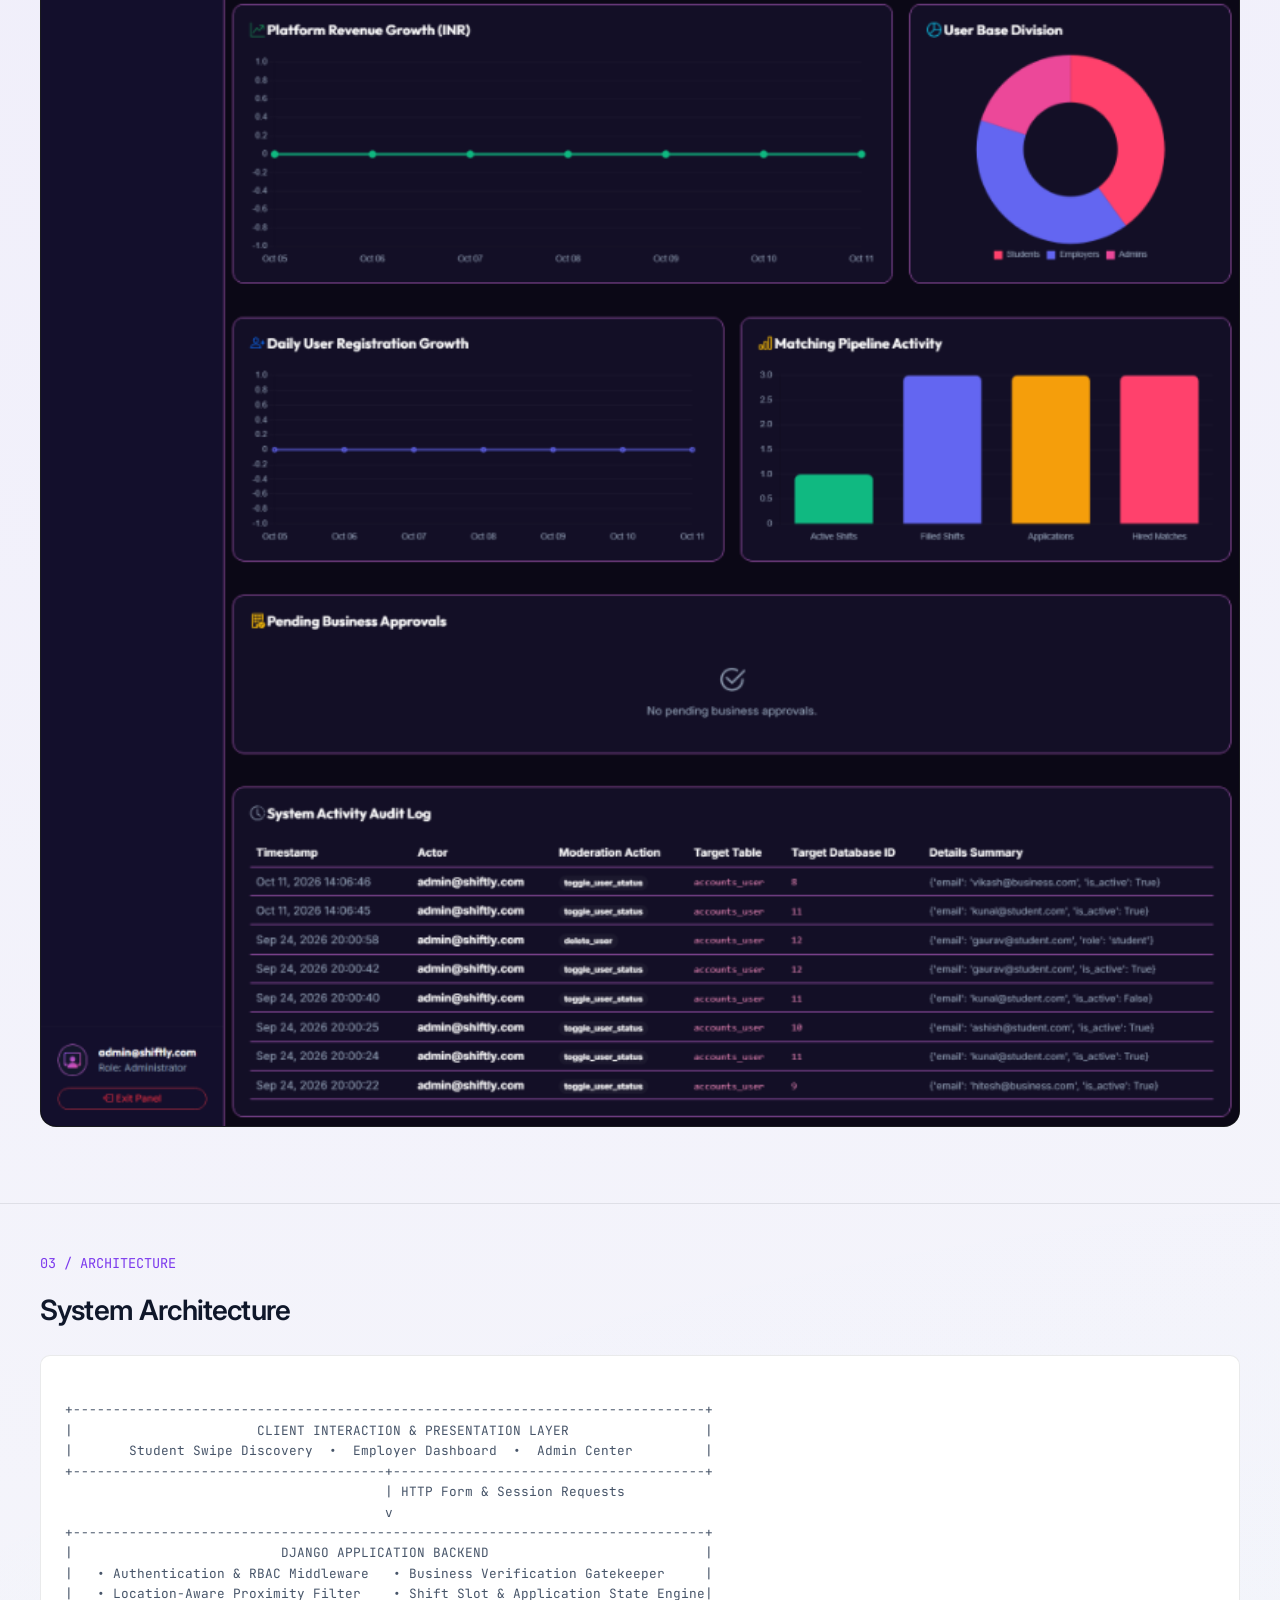
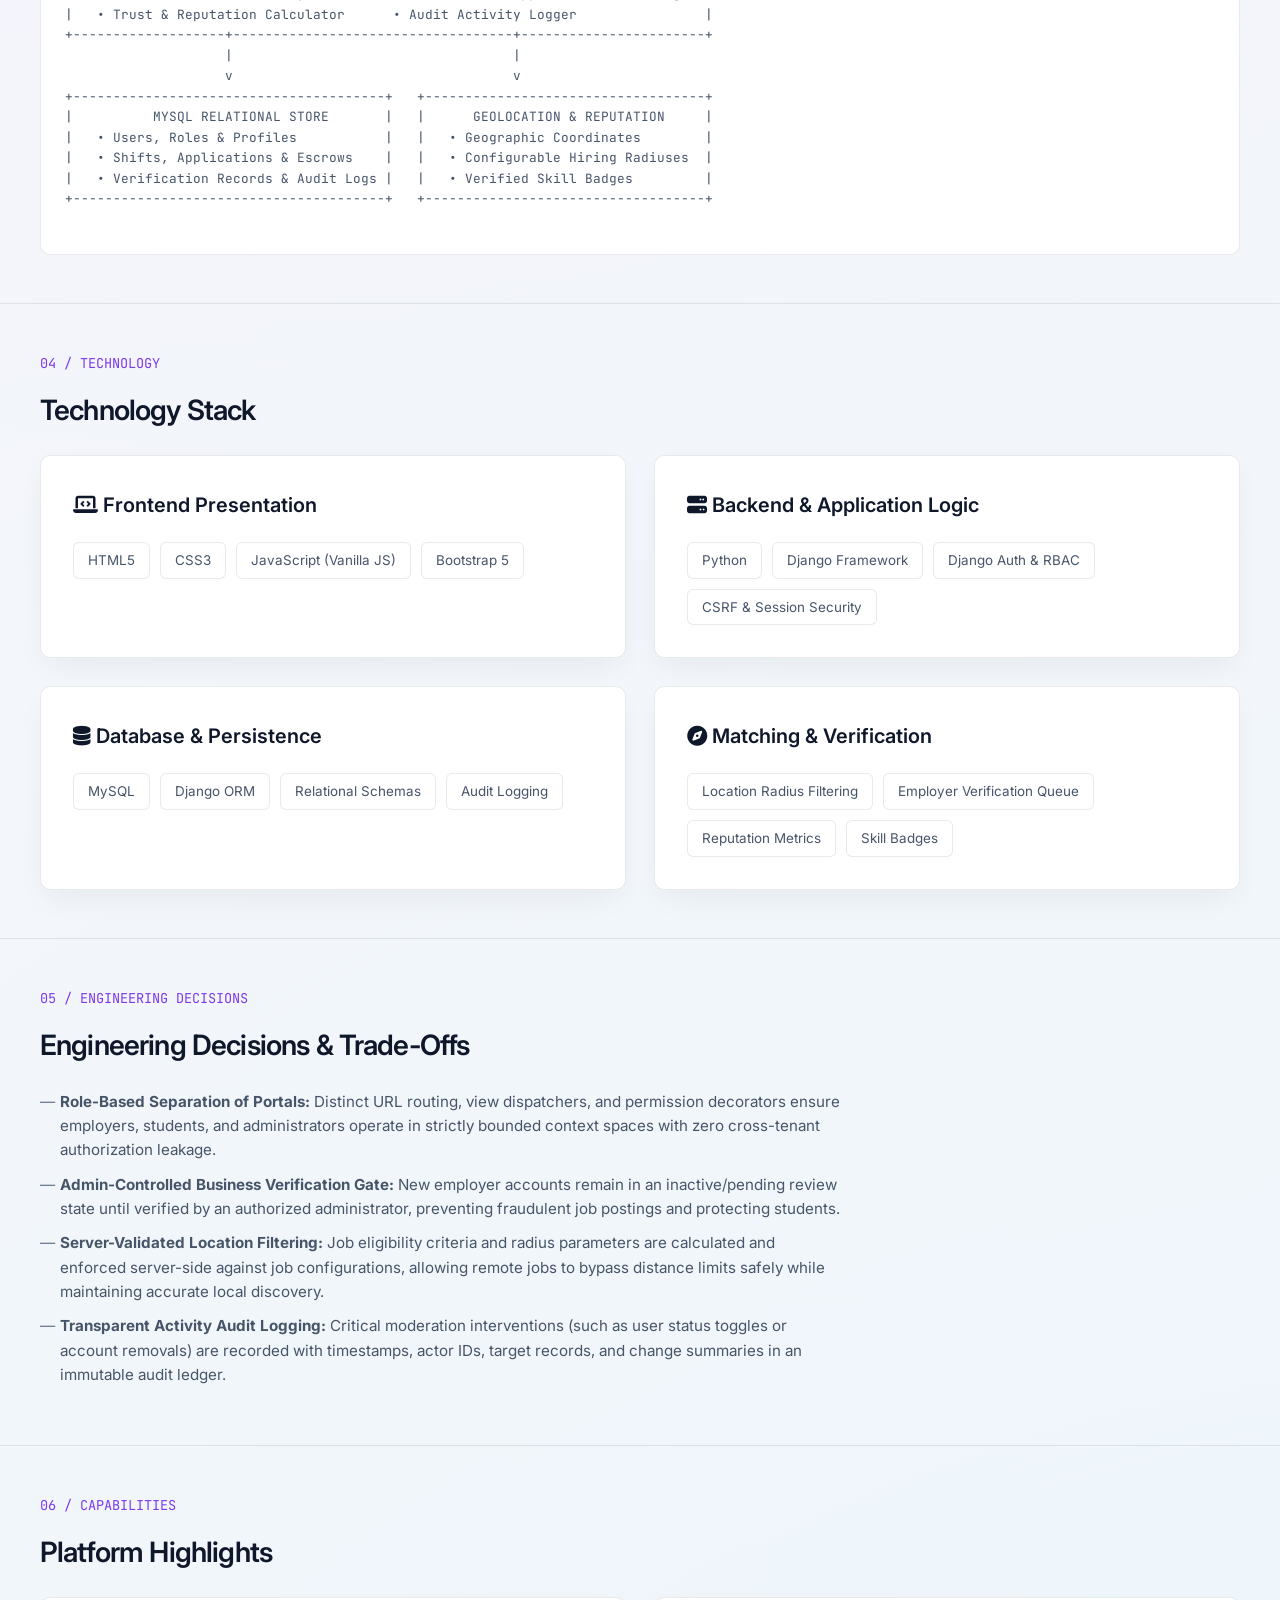
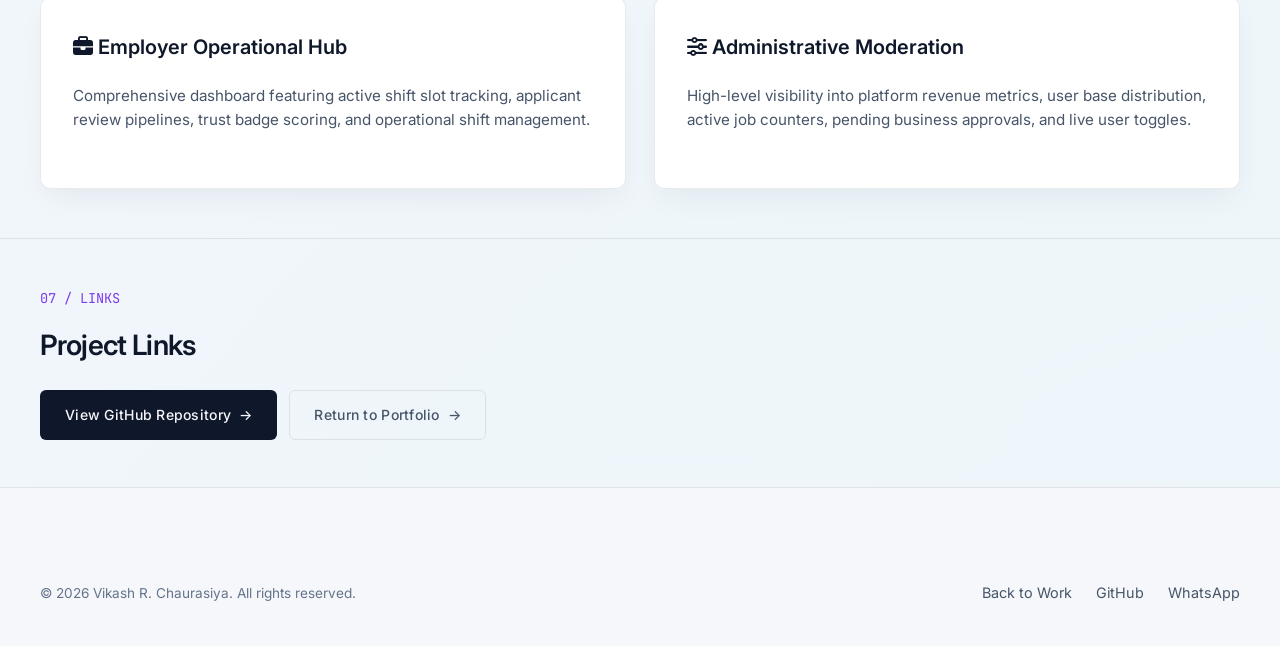
<file: projects/shiftly.html>
<!DOCTYPE html>
<html lang="en">

<head>
    <meta charset="UTF-8">
    <meta name="viewport" content="width=device-width, initial-scale=1.0">
    <title>SHIFTLY Case Study | Vikash R. Chaurasiya</title>
    <meta name="description" content="Detailed engineering case study for SHIFTLY — Location-Based, Swipe-to-Hire Part-Time Job Marketplace built with Django, MySQL, and Bootstrap 5.">

    <link rel="stylesheet" href="../css/main.css">
    <link rel="stylesheet" href="https://cdnjs.cloudflare.com/ajax/libs/font-awesome/6.5.2/css/all.min.css">
</head>

<body>

    <!-- Header Navigation -->
    <header>
        <nav class="navbar scrolled">
            <div class="container">
                <a href="../index.html#home" class="logo">VIKASH<span class="logo-dot">.</span></a>
                <div class="nav-actions">
                    <a href="../index.html#work" class="back-link"><i class="fas fa-arrow-left"></i> BACK TO WORK</a>
                    <button class="theme-toggle-btn" id="themeToggle" aria-label="Toggle Theme" data-tooltip="Switch Theme">
                        <div class="orb-icon-wrapper">
                            <i class="fa-solid fa-sun sun-icon"></i>
                            <i class="fa-solid fa-moon moon-icon"></i>
                        </div>
                    </button>
                </div>
            </div>
        </nav>
    </header>

    <main>
        <!-- Case Study Hero -->
        <section class="case-study-hero">
            <div class="container">
                <a href="../index.html#work" class="back-link"><i class="fas fa-arrow-left"></i> BACK TO SELECTED WORK</a>
                <span class="section-number">CASE STUDY // FULL-STACK WEB APPLICATION</span>
                <h1 class="case-study-title">SHIFTLY</h1>
                <p class="case-study-subtitle">Location-Based, Swipe-to-Hire Part-Time Job Marketplace</p>

                <div class="project-tech-tags" style="margin-bottom: 24px;">
                    <span class="pill">Python</span>
                    <span class="pill">Django</span>
                    <span class="pill">MySQL</span>
                    <span class="pill">Bootstrap 5</span>
                    <span class="pill">JavaScript</span>
                    <span class="pill">HTML5 · CSS3</span>
                    <span class="pill">Role-Based Access Control</span>
                    <span class="pill">Location-Aware Matching</span>
                </div>

                <div class="project-links">
                    <a href="https://github.com/Vikash97600/SHIFTLY" target="_blank" rel="noopener" class="btn primary">GITHUB REPOSITORY <span class="arrow">→</span></a>
                    <a href="../index.html#work" class="btn outline">RETURN TO PORTFOLIO <span class="arrow">→</span></a>
                </div>

                <div class="featured-media-wrapper" style="margin-top: 40px;">
                    <img src="../assets/images/shiftly.png" alt="SHIFTLY Employer Shift Management and Hiring Overview Dashboard">
                </div>
            </div>
        </section>

        <!-- Overview Section -->
        <section class="case-study-section reveal-on-scroll">
            <div class="container">
                <span class="case-study-section-number">01 / OVERVIEW</span>
                <h2 class="case-study-section-title">Problem & Solution</h2>

                <div class="about-body">
                    <h3 style="color: var(--text-primary); margin-bottom: 12px; font-weight: 600;">The Problem</h3>
                    <p style="margin-bottom: 24px;">
                        College students frequently struggle to discover flexible, hyper-local employment opportunities that conform to irregular academic schedules and commute constraints. Concurrently, local businesses face high friction sourcing dependable temporary talent, managing shift allocations, and filtering unverified applicants through traditional, cumbersome hiring pipelines.
                    </p>

                    <h3 style="color: var(--text-primary); margin-bottom: 12px; font-weight: 600;">The Solution</h3>
                    <p>
                        SHIFTLY is a location-aware hiring platform designed to connect college students with local businesses offering flexible part-time shifts and freelance opportunities. Its swipe-based job discovery experience helps students explore relevant opportunities based on their skills, availability, preferences, and location. Businesses can publish job openings, manage hiring workflows, and discover suitable candidates, while an admin-controlled verification system helps establish trust between students and employers. The platform is designed around configurable hiring-radius filtering, role-based access control, reputation scoring, and experience-based skill badges to support a more accessible and reliable part-time job marketplace.
                    </p>
                </div>
            </div>
        </section>

        <!-- Features Section -->
        <section class="case-study-section reveal-on-scroll">
            <div class="container">
                <span class="case-study-section-number">02 / FEATURES</span>
                <h2 class="case-study-section-title">Core System Features</h2>

                <div class="expertise-grid">
                    <div class="expertise-card">
                        <h3 class="expertise-category-title"><i class="fas fa-location-dot"></i> Location-Based Job Matching</h3>
                        <p class="project-desc">Filters eligible shifts by calculating proximity between student coordinates and business locations against custom employer hiring radiuses, allowing remote roles to bypass geographic boundaries.</p>
                    </div>

                    <div class="expertise-card">
                        <h3 class="expertise-category-title"><i class="fas fa-hand-pointer"></i> Swipe-to-Hire Discovery</h3>
                        <p class="project-desc">Provides a fast, mobile-friendly discovery deck where candidates can review shift schedules, hourly wages, and duties, swiping to express interest or dismiss opportunities.</p>
                    </div>

                    <div class="expertise-card">
                        <h3 class="expertise-category-title"><i class="fas fa-user-shield"></i> Role-Based Access Control</h3>
                        <p class="project-desc">Strict server-side access segregation isolating Student candidate workflows, Employer/Business management dashboards, and Administrator moderation portals.</p>
                    </div>

                    <div class="expertise-card">
                        <h3 class="expertise-category-title"><i class="fas fa-badge-check"></i> Business Verification Workflow</h3>
                        <p class="project-desc">Credential verification lifecycle placing newly registered enterprises in pending state until platform admins evaluate business legitimacy and grant publishing rights.</p>
                    </div>

                    <div class="expertise-card">
                        <h3 class="expertise-category-title"><i class="fas fa-star-half-stroke"></i> Reputation & Trust Scoring</h3>
                        <p class="project-desc">Dual reputation model tracking payment reliability and job accuracy for businesses alongside attendance, verified skill badges, and shift completion rates for student applicants.</p>
                    </div>

                    <div class="expertise-card">
                        <h3 class="expertise-category-title"><i class="fas fa-chart-line"></i> Admin Center & System Audit Log</h3>
                        <p class="project-desc">Centralized operational ledger and management dashboard offering live analytics, user activation toggles, business approvals, and immutable system audit logging.</p>
                    </div>
                </div>

                <div class="featured-media-wrapper" style="margin-top: 40px;">
                    <img src="../assets/images/shiftly-admin.png" alt="SHIFTLY Admin Center Analytics and System Activity Audit Log">
                </div>
            </div>
        </section>

        <!-- Architecture Section -->
        <section class="case-study-section reveal-on-scroll">
            <div class="container">
                <span class="case-study-section-number">03 / ARCHITECTURE</span>
                <h2 class="case-study-section-title">System Architecture</h2>

                <div class="architecture-box">
+-------------------------------------------------------------------------------+
|                       CLIENT INTERACTION & PRESENTATION LAYER                 |
|       Student Swipe Discovery  •  Employer Dashboard  •  Admin Center         |
+---------------------------------------+---------------------------------------+
                                        | HTTP Form & Session Requests
                                        v
+-------------------------------------------------------------------------------+
|                          DJANGO APPLICATION BACKEND                           |
|   • Authentication & RBAC Middleware   • Business Verification Gatekeeper     |
|   • Location-Aware Proximity Filter    • Shift Slot & Application State Engine|
|   • Trust & Reputation Calculator      • Audit Activity Logger                |
+-------------------+-----------------------------------+-----------------------+
                    |                                   |
                    v                                   v
+---------------------------------------+   +-----------------------------------+
|          MYSQL RELATIONAL STORE       |   |      GEOLOCATION & REPUTATION     |
|   • Users, Roles & Profiles           |   |   • Geographic Coordinates        |
|   • Shifts, Applications & Escrows    |   |   • Configurable Hiring Radiuses  |
|   • Verification Records & Audit Logs |   |   • Verified Skill Badges         |
+---------------------------------------+   +-----------------------------------+
                </div>
            </div>
        </section>

        <!-- Technology Section -->
        <section class="case-study-section reveal-on-scroll">
            <div class="container">
                <span class="case-study-section-number">04 / TECHNOLOGY</span>
                <h2 class="case-study-section-title">Technology Stack</h2>

                <div class="expertise-grid">
                    <div class="expertise-card">
                        <h3 class="expertise-category-title"><i class="fas fa-laptop-code"></i> Frontend Presentation</h3>
                        <div class="expertise-pills">
                            <span class="pill">HTML5</span>
                            <span class="pill">CSS3</span>
                            <span class="pill">JavaScript (Vanilla JS)</span>
                            <span class="pill">Bootstrap 5</span>
                        </div>
                    </div>

                    <div class="expertise-card">
                        <h3 class="expertise-category-title"><i class="fas fa-server"></i> Backend & Application Logic</h3>
                        <div class="expertise-pills">
                            <span class="pill">Python</span>
                            <span class="pill">Django Framework</span>
                            <span class="pill">Django Auth & RBAC</span>
                            <span class="pill">CSRF & Session Security</span>
                        </div>
                    </div>

                    <div class="expertise-card">
                        <h3 class="expertise-category-title"><i class="fas fa-database"></i> Database & Persistence</h3>
                        <div class="expertise-pills">
                            <span class="pill">MySQL</span>
                            <span class="pill">Django ORM</span>
                            <span class="pill">Relational Schemas</span>
                            <span class="pill">Audit Logging</span>
                        </div>
                    </div>

                    <div class="expertise-card">
                        <h3 class="expertise-category-title"><i class="fas fa-compass"></i> Matching & Verification</h3>
                        <div class="expertise-pills">
                            <span class="pill">Location Radius Filtering</span>
                            <span class="pill">Employer Verification Queue</span>
                            <span class="pill">Reputation Metrics</span>
                            <span class="pill">Skill Badges</span>
                        </div>
                    </div>
                </div>
            </div>
        </section>

        <!-- Engineering Decisions -->
        <section class="case-study-section reveal-on-scroll">
            <div class="container">
                <span class="case-study-section-number">05 / ENGINEERING DECISIONS</span>
                <h2 class="case-study-section-title">Engineering Decisions & Trade-Offs</h2>

                <ul class="experience-bullets" style="max-width: 800px;">
                    <li>
                        <strong>Role-Based Separation of Portals:</strong> Distinct URL routing, view dispatchers, and permission decorators ensure employers, students, and administrators operate in strictly bounded context spaces with zero cross-tenant authorization leakage.
                    </li>
                    <li>
                        <strong>Admin-Controlled Business Verification Gate:</strong> New employer accounts remain in an inactive/pending review state until verified by an authorized administrator, preventing fraudulent job postings and protecting students.
                    </li>
                    <li>
                        <strong>Server-Validated Location Filtering:</strong> Job eligibility criteria and radius parameters are calculated and enforced server-side against job configurations, allowing remote jobs to bypass distance limits safely while maintaining accurate local discovery.
                    </li>
                    <li>
                        <strong>Transparent Activity Audit Logging:</strong> Critical moderation interventions (such as user status toggles or account removals) are recorded with timestamps, actor IDs, target records, and change summaries in an immutable audit ledger.
                    </li>
                </ul>
            </div>
        </section>

        <!-- Outcome & Capabilities Section -->
        <section class="case-study-section reveal-on-scroll">
            <div class="container">
                <span class="case-study-section-number">06 / CAPABILITIES</span>
                <h2 class="case-study-section-title">Platform Highlights</h2>

                <div class="expertise-grid">
                    <div class="expertise-card">
                        <h3 class="expertise-category-title"><i class="fas fa-briefcase"></i> Employer Operational Hub</h3>
                        <p class="project-desc">Comprehensive dashboard featuring active shift slot tracking, applicant review pipelines, trust badge scoring, and operational shift management.</p>
                    </div>

                    <div class="expertise-card">
                        <h3 class="expertise-category-title"><i class="fas fa-sliders"></i> Administrative Moderation</h3>
                        <p class="project-desc">High-level visibility into platform revenue metrics, user base distribution, active job counters, pending business approvals, and live user toggles.</p>
                    </div>
                </div>
            </div>
        </section>

        <!-- Links Section -->
        <section class="case-study-section reveal-on-scroll">
            <div class="container">
                <span class="case-study-section-number">07 / LINKS</span>
                <h2 class="case-study-section-title">Project Links</h2>

                <div class="project-links">
                    <a href="https://github.com/Vikash97600/SHIFTLY" target="_blank" rel="noopener" class="btn primary">View GitHub Repository <span class="arrow">→</span></a>
                    <a href="../index.html#work" class="btn outline">Return to Portfolio <span class="arrow">→</span></a>
                </div>
            </div>
        </section>
    </main>

    <!-- Footer -->
    <footer class="footer">
        <div class="container">
            <div class="footer-bottom">
                <p>&copy; 2026 Vikash R. Chaurasiya. All rights reserved.</p>
                <div class="footer-nav">
                    <a href="../index.html#work">Back to Work</a>
                    <a href="https://github.com/Vikash97600" target="_blank" rel="noopener">GitHub</a>
                    <a href="https://wa.me/919372483191?text=Hi%20Vikash,%20I%20saw%20your%20SHIFTLY%20case%20study%20and%20would%20like%20to%20connect." target="_blank" rel="noopener">WhatsApp</a>
                </div>
            </div>
        </div>
    </footer>

    <script src="../js/main.js"></script>
    <script src="../js/chatbot.js"></script>
</body>

</html>
</file>
<file: css/main.css>
/* ==========================================================================
   VIKASH R. CHAURASIYA — PROFESSIONAL DEVELOPER PORTFOLIO
   Design Tokens & Core Stylesheet (Pass 4 - Polish & Enhancements)
   ========================================================================== */

@import url('https://fonts.googleapis.com/css2?family=Inter:wght@300;400;500;600;700&family=JetBrains+Mono:wght@400;500&display=swap');

:root {
    /* Centralized Color Tokens */
    --background: #07080D;
    --surface: #0D0F16;
    --surface-elevated: #11141D;

    --border: rgba(255, 255, 255, 0.08);
    --border-hover: rgba(255, 255, 255, 0.18);

    --text-primary: #F5F5F7;
    --text-secondary: #A1A1AA;
    --text-muted: #71717A;

    --accent-purple: #8B5CF6;
    --accent-cyan: #22D3EE;

    --success: #34D399;

    --card-shadow: 0 10px 30px -10px rgba(0, 0, 0, 0.5);
    --nav-scrolled-bg: rgba(7, 8, 13, 0.85);

    /* Typography */
    --font-sans: 'Inter', -apple-system, BlinkMacSystemFont, "Segoe UI", Roboto, sans-serif;
    --font-mono: 'JetBrains Mono', monospace;

    /* Layout Constants */
    --container-max-width: 1280px;
    --header-height: 72px;

    /* Border Radius */
    --radius-sm: 6px;
    --radius-md: 10px;
    --radius-lg: 16px;
    --radius-full: 9999px;

    /* Motion Easing & Transitions */
    --transition: all 0.25s cubic-bezier(0.16, 1, 0.3, 1);
    --ease-editorial: cubic-bezier(0.22, 1, 0.36, 1);
}

[data-theme="light"] {
    --background: #F6F7FB;
    --surface: #FFFFFF;
    --surface-elevated: #EDEFEF;

    --border: rgba(15, 23, 42, 0.09);
    --border-hover: rgba(124, 58, 237, 0.35);

    --text-primary: #0F172A;
    --text-secondary: #475569;
    --text-muted: #64748B;

    --accent-purple: #7C3AED;
    --accent-cyan: #0284C7;

    --success: #059669;

    --card-shadow: 0 12px 32px -8px rgba(15, 23, 42, 0.07);
    --nav-scrolled-bg: rgba(246, 247, 251, 0.88);
}

/* Global Reset & Base Setup */
*, *::before, *::after {
    box-sizing: border-box;
    margin: 0;
    padding: 0;
}

html {
    scroll-behavior: smooth;
    scroll-padding-top: var(--header-height);
    background-color: var(--background);
    color: var(--text-primary);
    font-family: var(--font-sans);
    -webkit-font-smoothing: antialiased;
}

/* Prevent Horizontal Overflow */
img, video, iframe, svg {
    max-width: 100%;
    height: auto;
    display: block;
}

/* Imperceptible Animated Ambient Background */
@keyframes ambientBackgroundShift {
    0% {
        background-position: 0% 0%, 100% 100%;
    }
    50% {
        background-position: 100% 50%, 0% 50%;
    }
    100% {
        background-position: 0% 0%, 100% 100%;
    }
}

body {
    background-color: var(--background);
    background-image: 
        radial-gradient(circle at 15% 20%, rgba(139, 92, 246, 0.08) 0%, transparent 45%),
        radial-gradient(circle at 85% 80%, rgba(34, 211, 238, 0.06) 0%, transparent 45%);
    background-size: 140% 140%;
    animation: ambientBackgroundShift 25s ease-in-out infinite alternate;
    color: var(--text-primary);
    line-height: 1.7;
    font-size: 1rem;
    overflow-x: hidden;
}

body.menu-open {
    overflow: hidden;
}

/* Custom Scrollbar */
::-webkit-scrollbar {
    width: 8px;
}
::-webkit-scrollbar-track {
    background: var(--background);
}
::-webkit-scrollbar-thumb {
    background: #1e2230;
    border-radius: 4px;
}
::-webkit-scrollbar-thumb:hover {
    background: #2a3044;
}

/* Keyboard Focus Indicators */
a:focus-visible,
button:focus-visible,
input:focus-visible,
textarea:focus-visible {
    outline: 2px solid var(--accent-purple);
    outline-offset: 3px;
    border-radius: var(--radius-sm);
}

/* Global Container */
.container {
    max-width: var(--container-max-width);
    margin: 0 auto;
    padding-inline: 40px;
}

@media (max-width: 1199px) {
    .container {
        padding-inline: 28px;
    }
}

@media (max-width: 767px) {
    .container {
        padding-inline: 20px;
    }
}

/* Section Spacing */
section {
    padding-block: 120px;
    position: relative;
}

@media (max-width: 767px) {
    section {
        padding-block: 80px;
    }
}

/* Section Headers */
.section-header {
    margin-bottom: 48px;
}

.section-number {
    font-family: var(--font-mono);
    font-size: 0.875rem;
    color: var(--accent-purple);
    letter-spacing: 0.1em;
    text-transform: uppercase;
    margin-bottom: 12px;
    display: block;
    font-weight: 500;
}

.section-title {
    font-size: clamp(2.25rem, 5vw, 5rem);
    font-weight: 600;
    letter-spacing: -0.05em;
    line-height: 1.05;
    color: var(--text-primary);
    margin-bottom: 16px;
}

.section-subtitle {
    font-size: 1.125rem;
    color: var(--text-secondary);
    max-width: 640px;
    line-height: 1.6;
}

/* Universal Section Reveal System */
.reveal-on-scroll {
    opacity: 0;
    transform: translateY(30px);
    transition: opacity 700ms var(--ease-editorial), transform 700ms var(--ease-editorial);
    will-change: opacity, transform;
}

.reveal-on-scroll.is-visible {
    opacity: 1;
    transform: translateY(0);
}

.stagger-1 { transition-delay: 100ms; }
.stagger-2 { transition-delay: 200ms; }
.stagger-3 { transition-delay: 300ms; }
.stagger-4 { transition-delay: 400ms; }

/* Typography Helpers & Links */
a {
    color: inherit;
    text-decoration: none;
    transition: var(--transition);
}

/* Buttons & Micro-interactions */
.btn {
    display: inline-flex;
    align-items: center;
    justify-content: center;
    gap: 8px;
    padding: 12px 24px;
    border-radius: var(--radius-sm);
    font-size: 0.875rem;
    font-weight: 500;
    letter-spacing: 0.02em;
    transition: var(--transition);
    cursor: pointer;
    border: 1px solid transparent;
}

.btn .arrow {
    display: inline-block;
    transition: transform 0.25s var(--ease-editorial);
}

.btn:hover {
    transform: translateY(-2px);
}

.btn:hover .arrow {
    transform: translateX(4px);
}

.btn.arrow-down:hover .arrow {
    transform: translateY(4px);
}

.btn.primary {
    background: var(--text-primary);
    color: var(--background);
    border: 1px solid transparent;
}

.btn.primary:hover {
    background: var(--accent-purple);
    color: #ffffff;
    border-color: var(--accent-purple);
    box-shadow: 0 4px 16px rgba(139, 92, 246, 0.35);
}

.btn.secondary {
    background: var(--surface-elevated);
    color: var(--text-primary);
    border-color: var(--border);
}

.btn.secondary:hover {
    border-color: var(--accent-purple);
    background: rgba(139, 92, 246, 0.12);
    color: var(--text-primary);
    box-shadow: 0 4px 16px rgba(139, 92, 246, 0.2);
}

.btn.outline {
    background: transparent;
    color: var(--text-secondary);
    border-color: var(--border);
}

.btn.outline:hover {
    color: var(--text-primary);
    border-color: var(--accent-purple);
    background: rgba(139, 92, 246, 0.08);
}

.btn.small {
    padding: 8px 16px;
    font-size: 0.8rem;
}

.btn.full-width {
    width: 100%;
}

/* Floating Back to Top Button */
.back-to-top {
    position: fixed;
    bottom: 96px;
    right: 32px;
    width: 48px;
    height: 48px;
    border-radius: 50%;
    background: var(--surface-elevated);
    border: 1px solid var(--border);
    color: var(--text-primary);
    display: flex;
    align-items: center;
    justify-content: center;
    cursor: pointer;
    z-index: 990;
    opacity: 0;
    visibility: hidden;
    transform: translateY(16px);
    transition: opacity 300ms var(--ease-editorial), transform 300ms var(--ease-editorial), border-color 250ms ease, background 250ms ease, color 250ms ease, box-shadow 250ms ease;
    box-shadow: 0 8px 24px rgba(0, 0, 0, 0.4);
}

.back-to-top.is-visible {
    opacity: 1;
    visibility: visible;
    transform: translateY(0);
}

.back-to-top:hover {
    background: var(--accent-purple);
    color: #ffffff;
    border-color: var(--accent-purple);
    transform: translateY(-4px) scale(1.08);
    box-shadow: 0 8px 24px rgba(139, 92, 246, 0.4);
}

/* Technology Pills & Interactive Hover */
.pill {
    display: inline-flex;
    align-items: center;
    padding: 6px 14px;
    border-radius: var(--radius-sm);
    background: var(--surface);
    border: 1px solid var(--border);
    color: var(--text-secondary);
    font-size: 0.84rem;
    font-weight: 400;
    transition: transform 250ms var(--ease-editorial), border-color 250ms ease, background 250ms ease, color 250ms ease;
}

.pill:hover {
    border-color: rgba(139, 92, 246, 0.4);
    background: rgba(139, 92, 246, 0.08);
    color: var(--text-primary);
    transform: translateY(-2px);
}

/* Sticky Navigation & Active Indicator */
.navbar {
    position: fixed;
    top: 0;
    left: 0;
    width: 100%;
    height: var(--header-height);
    z-index: 1000;
    transition: background 300ms var(--ease-editorial), backdrop-filter 300ms var(--ease-editorial), border-color 300ms var(--ease-editorial);
    background: transparent;
}

.navbar.scrolled {
    background: var(--nav-scrolled-bg);
    backdrop-filter: blur(16px);
    -webkit-backdrop-filter: blur(16px);
    border-bottom: 1px solid var(--border);
}

.navbar .container {
    display: flex;
    align-items: center;
    justify-content: space-between;
    height: 100%;
}

.logo {
    font-size: 1.25rem;
    font-weight: 700;
    letter-spacing: -0.03em;
    color: var(--text-primary);
}

.logo-dot {
    color: var(--accent-purple);
}

.nav-links {
    display: flex;
    align-items: center;
    gap: 32px;
}

.nav-item {
    position: relative;
    font-size: 0.9rem;
    color: var(--text-secondary);
    font-weight: 400;
    padding-block: 4px;
    transition: color 250ms ease;
}

.nav-item::after {
    content: "";
    position: absolute;
    bottom: -2px;
    left: 0;
    width: 100%;
    height: 2px;
    background: var(--accent-purple);
    transform: scaleX(0);
    transform-origin: right;
    transition: transform 250ms var(--ease-editorial);
}

.nav-item:hover, .nav-item.active {
    color: var(--text-primary);
}

.nav-item.active::after {
    transform: scaleX(1);
    transform-origin: left;
}

.nav-actions {
    display: flex;
    align-items: center;
    gap: 16px;
}

.hamburger {
    display: none;
    background: none;
    border: none;
    cursor: pointer;
    padding: 8px;
    flex-direction: column;
    gap: 5px;
    z-index: 1001;
}

.hamburger span {
    display: block;
    width: 22px;
    height: 2px;
    background: var(--text-primary);
    transition: var(--transition);
}

.hamburger.active span:nth-child(1) {
    transform: translateY(7px) rotate(45deg);
}

.hamburger.active span:nth-child(2) {
    opacity: 0;
}

.hamburger.active span:nth-child(3) {
    transform: translateY(-7px) rotate(-45deg);
}

@media (max-width: 900px) {
    .hamburger {
        display: flex;
    }

    .nav-links {
        position: fixed;
        top: 0;
        right: -100%;
        width: 100%;
        height: 100vh;
        background: var(--background);
        flex-direction: column;
        justify-content: center;
        align-items: center;
        gap: 28px;
        transition: right 0.3s ease;
        z-index: 999;
    }

    .nav-links.active {
        right: 0;
    }

    .nav-item {
        font-size: 1.25rem;
    }

    .nav-actions {
        margin-top: 16px;
        flex-direction: column;
        width: 85%;
        max-width: 260px;
        gap: 12px;
    }

    .nav-actions .btn,
    .nav-actions .btn-recruiter-digest {
        width: 100%;
        justify-content: center;
        text-align: center;
        padding: 10px 16px;
    }
}

/* Staged Hero Entrance Animations */
@keyframes heroFadeUp {
    from {
        opacity: 0;
        transform: translateY(35px);
    }
    to {
        opacity: 1;
        transform: translateY(0);
    }
}

@keyframes heroScaleIn {
    from {
        opacity: 0;
        transform: scale(0.96);
    }
    to {
        opacity: 1;
        transform: scale(1);
    }
}

.hero {
    min-height: 100vh;
    display: flex;
    align-items: center;
    padding-top: calc(var(--header-height) + 40px);
    padding-block-end: 80px;
}

.hero-grid {
    display: grid;
    grid-template-columns: 1.2fr 0.8fr;
    gap: 60px;
    align-items: center;
}

@media (max-width: 991px) {
    .hero-grid {
        grid-template-columns: 1fr;
        gap: 40px;
    }
    .hero-content {
        order: 1;
    }
    .hero-image-container {
        order: 2;
    }
}

.hero-animate-status {
    opacity: 0;
    animation: heroFadeUp 800ms var(--ease-editorial) 100ms forwards;
}

.hero-animate-title {
    opacity: 0;
    animation: heroFadeUp 800ms var(--ease-editorial) 200ms forwards;
}

.hero-animate-portrait {
    opacity: 0;
    animation: heroScaleIn 900ms var(--ease-editorial) 300ms forwards;
}

.hero-animate-subhead {
    opacity: 0;
    animation: heroFadeUp 800ms var(--ease-editorial) 350ms forwards;
}

.hero-animate-tech {
    opacity: 0;
    animation: heroFadeUp 800ms var(--ease-editorial) 450ms forwards;
}

.hero-animate-actions {
    opacity: 0;
    animation: heroFadeUp 800ms var(--ease-editorial) 550ms forwards;
}

/* Subtle Status Pulse */
@keyframes subtlePulse {
    0% { opacity: 1; }
    50% { opacity: 0.5; }
    100% { opacity: 1; }
}

.hero-status {
    display: inline-flex;
    align-items: center;
    gap: 8px;
    padding: 6px 14px;
    border-radius: var(--radius-full);
    background: var(--surface);
    border: 1px solid var(--border);
    font-size: 0.75rem;
    font-family: var(--font-mono);
    color: var(--text-secondary);
    letter-spacing: 0.05em;
    margin-bottom: 24px;
}

.status-dot {
    width: 7px;
    height: 7px;
    border-radius: 50%;
    background: var(--success);
    animation: subtlePulse 2s ease-in-out infinite;
}

.hero-title {
    font-size: clamp(2.75rem, 8vw, 8rem);
    font-weight: 600;
    line-height: 0.95;
    letter-spacing: -0.06em;
    color: var(--text-primary);
    margin-bottom: 24px;
}

.hero-subhead {
    font-size: 1.25rem;
    color: var(--text-primary);
    font-weight: 500;
    margin-bottom: 16px;
    line-height: 1.5;
}

.hero-desc {
    font-size: 1rem;
    color: var(--text-secondary);
    line-height: 1.7;
    margin-bottom: 28px;
    max-width: 580px;
}

.hero-tech-line {
    font-family: var(--font-mono);
    font-size: 0.825rem;
    color: var(--text-muted);
    letter-spacing: 0.08em;
    margin-bottom: 36px;
}

.hero-actions {
    display: flex;
    flex-wrap: wrap;
    gap: 12px;
}

/* Portrait Image & Subtle Radial Glow */
.hero-image-container {
    display: flex;
    justify-content: center;
}

.portrait-frame {
    position: relative;
    width: 100%;
    max-width: 380px;
    aspect-ratio: 4/5;
    border-radius: 16px;
    overflow: hidden;
    background: var(--surface);
    border: 1px solid rgba(255, 255, 255, 0.08);
    z-index: 1;
}

.portrait-frame::before {
    content: "";
    position: absolute;
    inset: -30px;
    background: radial-gradient(circle at center, rgba(139, 92, 246, 0.22) 0%, rgba(34, 211, 238, 0.08) 40%, transparent 70%);
    z-index: -1;
    pointer-events: none;
    border-radius: 24px;
}

.portrait-frame img {
    width: 100%;
    height: 100%;
    object-fit: cover;
    filter: grayscale(10%) contrast(102%);
    transition: filter 500ms var(--ease-editorial);
}

.portrait-frame:hover img {
    filter: grayscale(0%) contrast(100%);
}

/* Filter Bar */
.filter-bar {
    display: flex;
    align-items: center;
    gap: 12px;
    margin-bottom: 40px;
    flex-wrap: wrap;
}

.filter-btn {
    background: var(--surface);
    border: 1px solid var(--border);
    color: var(--text-secondary);
    padding: 8px 18px;
    border-radius: var(--radius-sm);
    font-size: 0.85rem;
    font-weight: 500;
    cursor: pointer;
    font-family: var(--font-mono);
    letter-spacing: 0.05em;
    transition: var(--transition);
}

.filter-btn:hover {
    color: var(--text-primary);
    border-color: var(--accent-purple);
    background: rgba(139, 92, 246, 0.08);
}

.filter-btn.active {
    background: var(--surface-elevated);
    color: var(--text-primary);
    border-color: var(--accent-purple);
}

/* Featured Project — Panchayat Editorial Presentation */
.featured-project {
    background: var(--surface);
    border: 1px solid var(--border);
    border-radius: var(--radius-lg);
    padding: 48px;
    margin-bottom: 40px;
    transition: border-color 300ms var(--ease-editorial), background 300ms var(--ease-editorial), transform 300ms var(--ease-editorial), box-shadow 300ms var(--ease-editorial);
}

@media (max-width: 767px) {
    .featured-project {
        padding: 24px;
    }
}

.featured-project:hover {
    border-color: rgba(255, 255, 255, 0.16);
    background: var(--surface-elevated);
    transform: translateY(-4px) scale(1.005);
    box-shadow: 0 16px 40px rgba(0, 0, 0, 0.4);
}

.featured-tag {
    font-family: var(--font-mono);
    font-size: 0.8rem;
    color: var(--accent-purple);
    letter-spacing: 0.08em;
    text-transform: uppercase;
    margin-bottom: 12px;
    display: block;
}

.featured-title {
    font-size: clamp(2.25rem, 4.5vw, 3.5rem);
    font-weight: 600;
    letter-spacing: -0.04em;
    color: var(--text-primary);
    line-height: 1.1;
    margin-bottom: 8px;
}

.featured-subtitle {
    font-size: 1.25rem;
    color: var(--text-secondary);
    font-weight: 400;
    margin-bottom: 24px;
}

.featured-media-wrapper {
    width: 100%;
    border-radius: 16px;
    border: 1px solid rgba(255, 255, 255, 0.08);
    overflow: hidden;
    margin-block: 28px;
    background: #05060a;
}

.featured-media-wrapper img {
    width: 100%;
    height: auto;
    display: block;
    object-fit: cover;
    transition: transform 500ms var(--ease-editorial);
}

.featured-project:hover .featured-media-wrapper img {
    transform: scale(1.02);
}

.featured-tech-line {
    font-family: var(--font-mono);
    font-size: 0.875rem;
    color: var(--accent-cyan);
    letter-spacing: 0.05em;
    margin-bottom: 16px;
}

.featured-desc {
    font-size: 1.05rem;
    color: var(--text-secondary);
    line-height: 1.7;
    margin-bottom: 28px;
    max-width: 820px;
}

/* Compact Feature Tags */
.feature-tags-list {
    display: flex;
    flex-wrap: wrap;
    gap: 10px;
    margin-bottom: 36px;
}

.feature-tag-item {
    background: rgba(255, 255, 255, 0.03);
    border: 1px solid var(--border);
    color: var(--text-primary);
    padding: 6px 14px;
    border-radius: var(--radius-sm);
    font-size: 0.85rem;
    font-weight: 400;
    transition: transform 250ms var(--ease-editorial), border-color 250ms ease;
}

.feature-tag-item:hover {
    border-color: rgba(255, 255, 255, 0.2);
    transform: translateY(-1px);
}

/* Secondary Projects Grid */
.projects-grid {
    display: grid;
    grid-template-columns: repeat(2, 1fr);
    gap: 32px;
}

@media (max-width: 900px) {
    .projects-grid {
        grid-template-columns: 1fr;
    }
}

.project-card {
    background: var(--surface);
    border: 1px solid var(--border);
    border-radius: var(--radius-lg);
    overflow: hidden;
    display: flex;
    flex-direction: column;
    justify-content: space-between;
    transition: transform 300ms var(--ease-editorial), border-color 300ms var(--ease-editorial), background 300ms var(--ease-editorial), box-shadow 300ms var(--ease-editorial);
}

.project-card:hover {
    border-color: rgba(255, 255, 255, 0.16);
    background: var(--surface-elevated);
    transform: translateY(-4px) scale(1.01);
    box-shadow: 0 12px 32px rgba(0, 0, 0, 0.35);
}

.project-media {
    width: 100%;
    aspect-ratio: 16/10;
    overflow: hidden;
    background: #05060a;
}

.project-media img {
    width: 100%;
    height: 100%;
    object-fit: cover;
    transition: transform 500ms var(--ease-editorial);
}

.project-card:hover .project-media img {
    transform: scale(1.02);
}

.project-content {
    padding: 32px;
    display: flex;
    flex-direction: column;
    justify-content: space-between;
    flex: 1;
}

@media (max-width: 767px) {
    .project-content {
        padding: 24px;
    }
}

.project-title {
    font-size: 1.5rem;
    font-weight: 600;
    letter-spacing: -0.03em;
    color: var(--text-primary);
    margin-bottom: 6px;
}

.project-subtitle {
    font-size: 0.95rem;
    color: var(--accent-purple);
    font-weight: 500;
    margin-bottom: 12px;
}

.project-desc {
    font-size: 0.95rem;
    color: var(--text-secondary);
    margin-bottom: 24px;
    line-height: 1.6;
}

.project-tech-tags {
    display: flex;
    flex-wrap: wrap;
    gap: 8px;
    margin-bottom: 28px;
}

.project-links {
    display: flex;
    gap: 12px;
    flex-wrap: wrap;
}

/* Project Status Indicator */
.project-status-pill {
    display: inline-flex;
    align-items: center;
    gap: 8px;
    padding: 4px 12px;
    border-radius: var(--radius-full);
    background: rgba(34, 211, 238, 0.08);
    border: 1px solid rgba(34, 211, 238, 0.25);
    color: var(--accent-cyan);
    font-family: var(--font-mono);
    font-size: 0.75rem;
    margin-bottom: 16px;
}

.project-status-pill .status-dot {
    background: var(--accent-cyan);
}

/* Expertise, Education, Certifications & Cards Hover Micro-interactions */
.expertise-grid {
    display: grid;
    grid-template-columns: repeat(2, 1fr);
    gap: 28px;
}

@media (max-width: 767px) {
    .expertise-grid {
        grid-template-columns: 1fr;
    }
}

.expertise-card,
.education-card,
.certification-card,
.currently-building-card,
.experience-card {
    background: var(--surface);
    border: 1px solid var(--border);
    border-radius: var(--radius-md);
    padding: 32px;
    transition: transform 300ms var(--ease-editorial), border-color 300ms var(--ease-editorial), background 300ms var(--ease-editorial), box-shadow 300ms var(--ease-editorial);
}

.expertise-card:hover,
.education-card:hover,
.certification-card:hover,
.currently-building-card:hover,
.experience-card:hover {
    border-color: rgba(255, 255, 255, 0.16);
    background: var(--surface-elevated);
    transform: translateY(-4px) scale(1.01);
    box-shadow: 0 12px 32px rgba(0, 0, 0, 0.35);
}

.expertise-category-title {
    font-size: 1.25rem;
    font-weight: 600;
    color: var(--text-primary);
    margin-bottom: 20px;
}

.expertise-pills {
    display: flex;
    flex-wrap: wrap;
    gap: 10px;
}

/* Experience Section & Vertical Line Growth */
.experience-timeline {
    position: relative;
    display: flex;
    flex-direction: column;
    gap: 24px;
    max-width: 840px;
    padding-left: 20px;
}

.experience-timeline::before {
    content: "";
    position: absolute;
    top: 0;
    left: 0;
    width: 2px;
    height: 100%;
    background: var(--border);
    transform: scaleY(0);
    transform-origin: top;
    transition: transform 800ms var(--ease-editorial);
}

.experience-timeline.is-visible::before {
    transform: scaleY(1);
}

.experience-header {
    display: flex;
    justify-content: space-between;
    align-items: flex-start;
    margin-bottom: 8px;
    flex-wrap: wrap;
    gap: 8px;
}

.experience-role {
    font-size: 1.25rem;
    font-weight: 600;
    color: var(--text-primary);
}

.experience-date {
    font-family: var(--font-mono);
    font-size: 0.85rem;
    color: var(--text-muted);
}

.experience-org {
    font-size: 0.95rem;
    color: var(--accent-purple);
    margin-bottom: 16px;
    font-weight: 500;
}

.experience-bullets {
    list-style: none;
    padding: 0;
}

.experience-bullets li {
    position: relative;
    padding-left: 20px;
    font-size: 0.95rem;
    color: var(--text-secondary);
    margin-bottom: 10px;
    line-height: 1.6;
}

.experience-bullets li::before {
    content: "—";
    position: absolute;
    left: 0;
    color: var(--text-muted);
}

/* Recognition Section */
.recognition-featured {
    background: var(--surface);
    border: 1px solid var(--border);
    border-radius: var(--radius-lg);
    padding: 40px;
    display: grid;
    grid-template-columns: 1.2fr 0.8fr;
    gap: 40px;
    align-items: center;
    margin-bottom: 32px;
    transition: transform 300ms var(--ease-editorial), border-color 300ms var(--ease-editorial), background 300ms var(--ease-editorial), box-shadow 300ms var(--ease-editorial);
}

.recognition-featured:hover {
    border-color: rgba(255, 255, 255, 0.16);
    background: var(--surface-elevated);
    transform: translateY(-4px) scale(1.005);
    box-shadow: 0 16px 40px rgba(0, 0, 0, 0.4);
}

@media (max-width: 900px) {
    .recognition-featured {
        grid-template-columns: 1fr;
        padding: 28px;
    }
}

.recognition-badge {
    display: inline-flex;
    align-items: center;
    gap: 8px;
    padding: 6px 14px;
    border-radius: var(--radius-full);
    background: rgba(139, 92, 246, 0.1);
    border: 1px solid rgba(139, 92, 246, 0.3);
    color: var(--accent-purple);
    font-family: var(--font-mono);
    font-size: 0.8rem;
    margin-bottom: 16px;
}

.recognition-title {
    font-size: 1.75rem;
    font-weight: 600;
    letter-spacing: -0.03em;
    color: var(--text-primary);
    margin-bottom: 12px;
}

.recognition-subtitle {
    font-size: 1rem;
    color: var(--text-secondary);
    margin-bottom: 20px;
}

.recognition-details {
    font-size: 0.95rem;
    color: var(--text-secondary);
    line-height: 1.6;
    margin-bottom: 24px;
}

.recognition-media {
    border-radius: var(--radius-md);
    overflow: hidden;
    border: 1px solid var(--border);
}

.recognition-media img {
    width: 100%;
    height: 100%;
    object-fit: cover;
    display: block;
}

.gallery-grid {
    display: grid;
    grid-template-columns: repeat(auto-fill, minmax(180px, 1fr));
    gap: 16px;
    margin-top: 32px;
}

.gallery-item {
    aspect-ratio: 4/3;
    border-radius: var(--radius-sm);
    overflow: hidden;
    background: var(--surface);
    border: 1px solid var(--border);
    cursor: pointer;
}

.gallery-item img {
    width: 100%;
    height: 100%;
    object-fit: cover;
    transition: transform 500ms var(--ease-editorial);
}

.gallery-item:hover img {
    transform: scale(1.05);
}

/* Lightbox Modal */
.lightbox-modal {
    display: none;
    position: fixed;
    top: 0;
    left: 0;
    width: 100%;
    height: 100%;
    z-index: 2000;
    align-items: center;
    justify-content: center;
}

.lightbox-modal.active {
    display: flex;
}

.modal-overlay {
    position: absolute;
    top: 0;
    left: 0;
    width: 100%;
    height: 100%;
    background: rgba(7, 8, 13, 0.92);
    backdrop-filter: blur(8px);
}

.modal-content {
    position: relative;
    z-index: 2001;
    max-width: 90vw;
    max-height: 85vh;
    display: flex;
    flex-direction: column;
    align-items: center;
}

.modal-image-container img {
    max-width: 85vw;
    max-height: 75vh;
    border-radius: var(--radius-sm);
    object-fit: contain;
    border: 1px solid var(--border);
}

.modal-close, .modal-nav {
    position: absolute;
    background: var(--surface);
    border: 1px solid var(--border);
    color: var(--text-primary);
    width: 44px;
    height: 44px;
    border-radius: 50%;
    display: flex;
    align-items: center;
    justify-content: center;
    cursor: pointer;
    z-index: 2002;
    transition: var(--transition);
}

.modal-close:hover, .modal-nav:hover {
    background: var(--accent-purple);
    color: #ffffff;
    border-color: var(--accent-purple);
    box-shadow: 0 4px 16px rgba(139, 92, 246, 0.35);
}

.modal-close { top: -20px; right: -20px; }
.modal-nav.prev { left: -60px; top: 50%; transform: translateY(-50%); }
.modal-nav.next { right: -60px; top: 50%; transform: translateY(-50%); }

@media (max-width: 767px) {
    .modal-nav.prev { left: 10px; }
    .modal-nav.next { right: 10px; }
    .modal-close { top: 10px; right: 10px; }
}

/* Currently Building Section */
.currently-building-card {
    border-radius: var(--radius-lg);
    padding: 40px;
    max-width: 840px;
}

.building-title {
    font-size: 2rem;
    font-weight: 600;
    letter-spacing: -0.03em;
    color: var(--text-primary);
    margin-bottom: 8px;
}

.building-subhead {
    font-size: 1.1rem;
    color: var(--text-secondary);
    margin-bottom: 20px;
}

/* About Section */
.about-statement {
    font-size: clamp(1.75rem, 3.5vw, 3rem);
    font-weight: 500;
    letter-spacing: -0.04em;
    line-height: 1.25;
    color: var(--text-primary);
    max-width: 900px;
    margin-bottom: 40px;
}

.about-body {
    max-width: 760px;
    font-size: 1.05rem;
    color: var(--text-secondary);
    line-height: 1.8;
}

/* Education Section */
.education-degree {
    font-size: 1.2rem;
    font-weight: 600;
    color: var(--text-primary);
    margin-bottom: 8px;
}

.education-institution {
    font-size: 0.95rem;
    color: var(--text-secondary);
    margin-bottom: 12px;
}

.education-meta {
    font-family: var(--font-mono);
    font-size: 0.85rem;
    color: var(--text-muted);
}

/* Certifications Section */
.certifications-grid {
    display: grid;
    grid-template-columns: repeat(3, 1fr);
    gap: 24px;
}

@media (max-width: 1024px) {
    .certifications-grid {
        grid-template-columns: repeat(2, 1fr);
    }
}

@media (max-width: 640px) {
    .certifications-grid {
        grid-template-columns: 1fr;
    }
}

.cert-issuer {
    font-family: var(--font-mono);
    font-size: 0.75rem;
    color: var(--accent-purple);
    text-transform: uppercase;
    letter-spacing: 0.05em;
    margin-bottom: 8px;
}

.cert-name {
    font-size: 1.1rem;
    font-weight: 600;
    color: var(--text-primary);
    margin-bottom: 16px;
    line-height: 1.4;
}

.cert-link {
    display: inline-flex;
    align-items: center;
    gap: 6px;
    font-size: 0.85rem;
    color: var(--text-secondary);
    font-weight: 500;
    margin-top: 12px;
}

.cert-link:hover {
    color: var(--accent-purple);
}

/* Contact Section */
.contact-wrapper {
    display: grid;
    grid-template-columns: 1fr 1fr;
    gap: 60px;
    align-items: start;
}

@media (max-width: 900px) {
    .contact-wrapper {
        grid-template-columns: 1fr;
        gap: 40px;
    }
}

.contact-info-title {
    font-size: clamp(2rem, 4vw, 3rem);
    font-weight: 600;
    letter-spacing: -0.04em;
    line-height: 1.15;
    color: var(--text-primary);
    margin-bottom: 16px;
}

.contact-info-desc {
    font-size: 1.05rem;
    color: var(--text-secondary);
    margin-bottom: 36px;
    line-height: 1.7;
}

.contact-buttons {
    display: flex;
    flex-wrap: wrap;
    gap: 12px;
    margin-bottom: 40px;
}

.contact-form {
    background: var(--surface);
    border: 1px solid var(--border);
    border-radius: var(--radius-lg);
    padding: 36px;
}

@media (max-width: 767px) {
    .contact-form {
        padding: 24px;
    }
}

.form-group {
    margin-bottom: 24px;
}

.form-group label {
    display: block;
    font-size: 0.85rem;
    color: var(--text-secondary);
    margin-bottom: 8px;
    font-weight: 500;
}

.form-group input,
.form-group textarea {
    width: 100%;
    padding: 12px 16px;
    background: var(--background);
    border: 1px solid var(--border);
    border-radius: var(--radius-sm);
    color: var(--text-primary);
    font-family: var(--font-sans);
    font-size: 0.95rem;
    transition: var(--transition);
    outline: none;
}

.form-group input:focus,
.form-group textarea:focus {
    border-color: var(--border-hover);
    background: var(--surface-elevated);
}

.form-group.has-error input,
.form-group.has-error textarea {
    border-color: #EF4444 !important;
}

.field-error {
    display: none;
    color: #EF4444;
    font-size: 0.775rem;
    margin-top: 6px;
    font-family: var(--font-mono);
}

.form-group.has-error .field-error {
    display: block;
}

/* Visually hidden honeypot spam field */
.form-group-hp {
    position: absolute !important;
    width: 1px !important;
    height: 1px !important;
    padding: 0 !important;
    margin: -1px !important;
    overflow: hidden !important;
    clip: rect(0, 0, 0, 0) !important;
    white-space: nowrap !important;
    border: 0 !important;
}

/* Form submission feedback status */
.contact-status {
    margin-top: 20px;
    padding: 14px 18px;
    border-radius: var(--radius-sm);
    font-size: 0.875rem;
    line-height: 1.5;
    display: flex;
    align-items: flex-start;
    gap: 12px;
    transition: opacity 250ms ease, transform 250ms ease;
}

.contact-status i {
    font-size: 1.1rem;
    margin-top: 2px;
    flex-shrink: 0;
}

.contact-status.success {
    background: rgba(52, 211, 153, 0.08);
    border: 1px solid rgba(52, 211, 153, 0.35);
    color: #34D399;
}

.contact-status.error {
    background: rgba(239, 68, 68, 0.08);
    border: 1px solid rgba(239, 68, 68, 0.35);
    color: #F87171;
}

.contact-status.warning {
    background: rgba(245, 158, 11, 0.08);
    border: 1px solid rgba(245, 158, 11, 0.35);
    color: #FBBF24;
}

/* Button loading spinner */
.btn-spinner {
    display: inline-block;
    width: 14px;
    height: 14px;
    border: 2px solid rgba(255, 255, 255, 0.35);
    border-top-color: #FFFFFF;
    border-radius: 50%;
    animation: contactSpin 0.75s linear infinite;
    margin-right: 8px;
    vertical-align: -2px;
}

@keyframes contactSpin {
    to { transform: rotate(360deg); }
}

/* Light Theme Adjustments for Contact Status */
[data-theme="light"] .contact-status.success {
    background: rgba(16, 185, 129, 0.08);
    border-color: rgba(16, 185, 129, 0.35);
    color: #065F46;
}

[data-theme="light"] .contact-status.error {
    background: rgba(239, 68, 68, 0.08);
    border-color: rgba(239, 68, 68, 0.35);
    color: #991B1B;
}

[data-theme="light"] .contact-status.warning {
    background: rgba(245, 158, 11, 0.08);
    border-color: rgba(245, 158, 11, 0.35);
    color: #92400E;
}

/* Footer */
.footer {
    border-top: 1px solid var(--border);
    padding-block: 60px 40px;
    background: var(--background);
}

.footer-top {
    display: flex;
    justify-content: space-between;
    align-items: flex-start;
    flex-wrap: wrap;
    gap: 32px;
    margin-bottom: 48px;
}

.footer-brand .logo {
    font-size: 1.5rem;
    margin-bottom: 8px;
    display: inline-block;
}

.footer-brand p {
    color: var(--text-muted);
    font-size: 0.9rem;
}

.footer-nav {
    display: flex;
    gap: 24px;
    flex-wrap: wrap;
}

.footer-nav a {
    font-size: 0.9rem;
    color: var(--text-secondary);
}

.footer-nav a:hover {
    color: var(--text-primary);
}

.footer-bottom {
    display: flex;
    justify-content: space-between;
    align-items: center;
    border-top: 1px solid rgba(255, 255, 255, 0.04);
    padding-top: 32px;
    font-size: 0.85rem;
    color: var(--text-muted);
    flex-wrap: wrap;
    gap: 16px;
}

/* Standalone Case Study Pages */
.case-study-hero {
    padding-top: calc(var(--header-height) + 40px);
    padding-bottom: 40px;
}

.back-link {
    display: inline-flex;
    align-items: center;
    gap: 8px;
    font-family: var(--font-mono);
    font-size: 0.85rem;
    color: var(--text-secondary);
    margin-bottom: 24px;
}

.back-link:hover {
    color: var(--accent-purple);
}

.case-study-title {
    font-size: clamp(2.25rem, 5vw, 4.5rem);
    font-weight: 600;
    letter-spacing: -0.05em;
    line-height: 1.05;
    margin-bottom: 12px;
}

.case-study-subtitle {
    font-size: 1.25rem;
    color: var(--text-secondary);
    margin-bottom: 32px;
}

.case-study-section {
    padding-block: 48px;
    border-top: 1px solid var(--border);
}

.case-study-section-number {
    font-family: var(--font-mono);
    font-size: 0.85rem;
    color: var(--accent-purple);
    margin-bottom: 12px;
    display: block;
}

.case-study-section-title {
    font-size: 1.75rem;
    font-weight: 600;
    margin-bottom: 20px;
    letter-spacing: -0.03em;
}

.architecture-box {
    background: var(--surface);
    border: 1px solid var(--border);
    border-radius: var(--radius-md);
    padding: 24px;
    font-family: var(--font-mono);
    font-size: 0.8rem;
    line-height: 1.6;
    color: var(--text-secondary);
    overflow-x: auto;
    max-width: 100%;
    white-space: pre;
}

/* Accessibility / Reduced Motion */
@media (prefers-reduced-motion: reduce) {
    *, *::before, *::after {
        animation-duration: 0.01ms !important;
        animation-iteration-count: 1 !important;
        transition-duration: 0.01ms !important;
        scroll-behavior: auto !important;
    }

    body {
        animation: none !important;
    }

    .hero-animate-status,
    .hero-animate-title,
    .hero-animate-portrait,
    .hero-animate-subhead,
    .hero-animate-tech,
    .hero-animate-actions {
        opacity: 1 !important;
        transform: none !important;
        animation: none !important;
    }

    .reveal-on-scroll {
        opacity: 1 !important;
        transform: none !important;
    }

    .experience-timeline::before {
        transform: scaleY(1) !important;
    }

    .status-dot {
        animation: none !important;
    }

    .back-to-top:hover,
    .expertise-card:hover,
    .education-card:hover,
    .certification-card:hover,
    .currently-building-card:hover,
    .experience-card:hover,
    .project-card:hover,
    .featured-project:hover,
    .pill:hover,
    .theme-toggle-btn:hover {
        transform: none !important;
    }
}

/* ==========================================================================
   CELESTIAL ECLIPSE THEME TOGGLE WIDGET & RADIAL RIPPLE
   ========================================================================== */

.theme-toggle-btn {
    background: var(--surface-elevated);
    border: 1px solid var(--border);
    width: 42px;
    height: 42px;
    border-radius: var(--radius-full);
    display: inline-flex;
    align-items: center;
    justify-content: center;
    cursor: pointer;
    position: relative;
    overflow: visible;
    transition: transform 0.35s cubic-bezier(0.34, 1.56, 0.64, 1), border-color 0.25s ease, box-shadow 0.25s ease, background 0.25s ease;
    padding: 0;
    margin-left: 12px;
    color: var(--text-primary);
    -webkit-tap-highlight-color: transparent;
    z-index: 10;
}

.theme-toggle-btn:hover {
    transform: scale(1.12) rotate(15deg);
    border-color: var(--accent-purple);
    box-shadow: 0 0 22px rgba(139, 92, 246, 0.35);
}

.theme-toggle-btn:active {
    transform: scale(0.92);
}

/* Orb Canvas Icon Wrappers */
.orb-icon-wrapper {
    position: relative;
    width: 22px;
    height: 22px;
    display: flex;
    align-items: center;
    justify-content: center;
}

.sun-icon, .moon-icon {
    position: absolute;
    width: 19px;
    height: 19px;
    transition: transform 0.5s cubic-bezier(0.34, 1.56, 0.64, 1), opacity 0.35s ease, color 0.3s ease;
}

/* Dark Mode (Default): Crescent Moon with Cyan Halo */
:root:not([data-theme="light"]) .sun-icon {
    opacity: 0;
    transform: scale(0.2) rotate(-120deg);
}

:root:not([data-theme="light"]) .moon-icon {
    opacity: 1;
    transform: scale(1) rotate(0deg);
    color: var(--accent-cyan);
}

/* Light Mode: Radiant Solar Core */
[data-theme="light"] .sun-icon {
    opacity: 1;
    transform: scale(1) rotate(0deg);
    color: #F59E0B;
}

[data-theme="light"] .moon-icon {
    opacity: 0;
    transform: scale(0.2) rotate(120deg);
}

/* Orbital Corona Pulse Ring */
.theme-toggle-btn::before {
    content: '';
    position: absolute;
    inset: -3px;
    border-radius: var(--radius-full);
    background: conic-gradient(from 0deg, transparent 0 260deg, var(--accent-purple) 360deg);
    opacity: 0;
    transition: opacity 0.3s ease;
    animation: orbitSpin 4s linear infinite;
    z-index: -1;
}

.theme-toggle-btn:hover::before {
    opacity: 0.75;
}

@keyframes orbitSpin {
    from { transform: rotate(0deg); }
    to { transform: rotate(360deg); }
}

/* Interactive Floating Tooltip Badge */
.theme-toggle-btn::after {
    content: attr(data-tooltip);
    position: absolute;
    bottom: -38px;
    left: 50%;
    transform: translateX(-50%) translateY(4px) scale(0.9);
    background: var(--surface-elevated);
    color: var(--text-primary);
    border: 1px solid var(--border);
    padding: 4px 10px;
    border-radius: var(--radius-sm);
    font-size: 0.725rem;
    font-family: var(--font-mono);
    white-space: nowrap;
    opacity: 0;
    pointer-events: none;
    transition: opacity 0.2s ease, transform 0.2s cubic-bezier(0.16, 1, 0.3, 1);
    box-shadow: 0 4px 12px rgba(0, 0, 0, 0.15);
}

.theme-toggle-btn:hover::after {
    opacity: 1;
    transform: translateX(-50%) translateY(0) scale(1);
}

/* Dynamic Radial Eclipse Wave Overlay */
.theme-ripple-wave {
    position: fixed;
    border-radius: 50%;
    pointer-events: none;
    z-index: 99999;
    transform: translate(-50%, -50%);
    transition: width 0.75s cubic-bezier(0.22, 1, 0.36, 1), height 0.75s cubic-bezier(0.22, 1, 0.36, 1), opacity 0.75s ease;
    box-shadow: 0 0 50px rgba(139, 92, 246, 0.4);
}

/* Light Mode Card & Panel Shadows */
[data-theme="light"] .featured-project,
[data-theme="light"] .project-card,
[data-theme="light"] .expertise-card,
[data-theme="light"] .certification-card,
[data-theme="light"] .education-card,
[data-theme="light"] .currently-building-card,
[data-theme="light"] .lightbox-modal .modal-content {
    box-shadow: var(--card-shadow);
}

/* ==========================================================================
   VIKASH AI PORTFOLIO CHATBOT WIDGET
   Cinematic glassmorphism, glowing indicators & responsive modal
   ========================================================================== */

.chat-widget {
    position: relative;
    z-index: 9999;
    font-family: var(--font-sans);
}

/* Floating Chat Launcher Button */
.chat-launcher-btn {
    position: fixed;
    bottom: 32px;
    right: 32px;
    width: 52px;
    height: 52px;
    border-radius: var(--radius-full);
    background: linear-gradient(135deg, #8B5CF6 0%, #6D28D9 100%);
    border: 1px solid rgba(255, 255, 255, 0.2);
    color: #FFFFFF;
    display: flex;
    align-items: center;
    justify-content: center;
    cursor: pointer;
    z-index: 1000;
    box-shadow: 0 8px 25px rgba(139, 92, 246, 0.45), 0 0 20px rgba(34, 211, 238, 0.25);
    transition: transform 300ms var(--ease-editorial), box-shadow 300ms ease, background 300ms ease;
}

.chat-launcher-btn:hover {
    transform: scale(1.08) translateY(-3px);
    box-shadow: 0 12px 32px rgba(139, 92, 246, 0.6), 0 0 30px rgba(34, 211, 238, 0.4);
}

.chat-launcher-icon {
    font-size: 1.25rem;
    display: flex;
    align-items: center;
    justify-content: center;
    transition: transform 250ms ease, opacity 250ms ease;
}

.chat-launcher-close-icon {
    font-size: 1.25rem;
    display: none;
    align-items: center;
    justify-content: center;
    transition: transform 250ms ease, opacity 250ms ease;
}

.chat-launcher-btn.is-active .chat-launcher-icon {
    display: none;
}

.chat-launcher-btn.is-active .chat-launcher-close-icon {
    display: flex;
}

/* AI Badge */
.chat-launcher-badge {
    position: absolute;
    top: -4px;
    right: -4px;
    font-family: var(--font-mono);
    font-size: 0.625rem;
    font-weight: 700;
    color: #07080D;
    background: var(--accent-cyan);
    padding: 1px 5px;
    border-radius: var(--radius-full);
    border: 2px solid var(--background);
    letter-spacing: 0.04em;
}

/* Subtle Pulse Halo */
.chat-launcher-pulse {
    position: absolute;
    inset: -3px;
    border-radius: var(--radius-full);
    border: 2px solid rgba(139, 92, 246, 0.5);
    animation: chatPulse 2.8s infinite cubic-bezier(0.25, 1, 0.5, 1);
    pointer-events: none;
}

@keyframes chatPulse {
    0% {
        transform: scale(1);
        opacity: 0.8;
    }
    100% {
        transform: scale(1.6);
        opacity: 0;
    }
}

/* Floating Invitation Pill */
.chat-invite-pill {
    position: fixed;
    bottom: 96px;
    right: 32px;
    background: var(--surface-elevated);
    border: 1px solid var(--border-hover);
    color: var(--text-primary);
    padding: 8px 14px;
    border-radius: var(--radius-full);
    font-size: 0.825rem;
    display: flex;
    align-items: center;
    gap: 8px;
    box-shadow: 0 8px 24px rgba(0, 0, 0, 0.45);
    cursor: pointer;
    z-index: 998;
    transition: opacity 300ms ease, transform 300ms ease, border-color 200ms ease;
    animation: floatInvite 3.5s ease-in-out infinite alternate;
}

.chat-invite-pill:hover {
    border-color: var(--accent-purple);
    transform: translateY(-2px);
}

.chat-invite-sparkle {
    font-size: 0.9rem;
}

.chat-invite-text {
    font-weight: 500;
}

.chat-invite-close {
    background: none;
    border: none;
    color: var(--text-muted);
    font-size: 1.1rem;
    cursor: pointer;
    padding: 0 2px;
    line-height: 1;
    transition: color 150ms ease;
}

.chat-invite-close:hover {
    color: var(--text-primary);
}

@keyframes floatInvite {
    0% { transform: translateY(0); }
    100% { transform: translateY(-5px); }
}

/* Chat Modal Window */
.chat-modal {
    position: fixed;
    bottom: 96px;
    right: 32px;
    width: 380px;
    max-width: calc(100vw - 32px);
    height: 530px;
    max-height: calc(100vh - 120px);
    background: rgba(13, 15, 22, 0.95);
    backdrop-filter: blur(24px);
    -webkit-backdrop-filter: blur(24px);
    border: 1px solid var(--border-hover);
    border-radius: var(--radius-lg);
    box-shadow: 0 24px 60px rgba(0, 0, 0, 0.7), 0 0 40px rgba(139, 92, 246, 0.12);
    display: flex;
    flex-direction: column;
    overflow: hidden;
    z-index: 1001;
    opacity: 0;
    visibility: hidden;
    transform: translateY(20px) scale(0.95);
    transform-origin: bottom right;
    transition: opacity 280ms var(--ease-editorial), transform 280ms var(--ease-editorial), visibility 280ms;
}

.chat-modal.is-open {
    opacity: 1;
    visibility: visible;
    transform: translateY(0) scale(1);
}

/* Modal Header */
.chat-header {
    padding: 14px 18px;
    border-bottom: 1px solid var(--border);
    display: flex;
    align-items: center;
    justify-content: space-between;
    background: rgba(17, 20, 29, 0.85);
}

.chat-header-info {
    display: flex;
    align-items: center;
    gap: 12px;
}

.chat-avatar {
    width: 36px;
    height: 36px;
    border-radius: 50%;
    background: linear-gradient(135deg, var(--accent-purple), var(--accent-cyan));
    display: flex;
    align-items: center;
    justify-content: center;
    color: #FFFFFF;
    font-size: 0.95rem;
    position: relative;
    flex-shrink: 0;
}

.status-indicator.online {
    position: absolute;
    bottom: 0;
    right: 0;
    width: 10px;
    height: 10px;
    border-radius: 50%;
    background: #10B981;
    border: 2px solid var(--surface-elevated);
}

.chat-title {
    font-size: 0.95rem;
    font-weight: 600;
    color: var(--text-primary);
    margin: 0;
    display: flex;
    align-items: center;
    gap: 6px;
}

.chat-model-tag {
    font-family: var(--font-mono);
    font-size: 0.65rem;
    font-weight: 500;
    background: rgba(139, 92, 246, 0.15);
    color: var(--accent-purple);
    border: 1px solid rgba(139, 92, 246, 0.3);
    padding: 1px 6px;
    border-radius: 4px;
}

.chat-subtitle {
    font-size: 0.725rem;
    color: var(--text-muted);
    margin: 2px 0 0 0;
    display: flex;
    align-items: center;
    gap: 5px;
}

.chat-live-dot {
    width: 6px;
    height: 6px;
    border-radius: 50%;
    background: var(--accent-cyan);
    display: inline-block;
    box-shadow: 0 0 8px var(--accent-cyan);
}

.chat-header-actions {
    display: flex;
    align-items: center;
    gap: 6px;
}

.chat-action-btn {
    background: transparent;
    border: 1px solid transparent;
    color: var(--text-muted);
    width: 30px;
    height: 30px;
    border-radius: var(--radius-sm);
    display: flex;
    align-items: center;
    justify-content: center;
    cursor: pointer;
    font-size: 0.85rem;
    transition: all 180ms ease;
}

.chat-action-btn:hover {
    color: var(--text-primary);
    background: rgba(255, 255, 255, 0.05);
    border-color: var(--border);
}

/* Chat Messages Area */
.chat-messages {
    flex: 1;
    overflow-y: auto;
    padding: 16px;
    display: flex;
    flex-direction: column;
    gap: 14px;
    scroll-behavior: smooth;
}

.chat-messages::-webkit-scrollbar {
    width: 5px;
}

.chat-messages::-webkit-scrollbar-track {
    background: transparent;
}

.chat-messages::-webkit-scrollbar-thumb {
    background: rgba(255, 255, 255, 0.12);
    border-radius: 4px;
}

.chat-message {
    display: flex;
    gap: 10px;
    max-width: 90%;
    word-break: break-word;
}

.chat-message.assistant {
    align-self: flex-start;
}

.chat-message.user {
    align-self: flex-end;
    flex-direction: row-reverse;
}

.message-avatar {
    width: 26px;
    height: 26px;
    border-radius: 50%;
    background: var(--surface-elevated);
    border: 1px solid var(--border);
    display: flex;
    align-items: center;
    justify-content: center;
    font-size: 0.75rem;
    color: var(--accent-cyan);
    flex-shrink: 0;
    margin-top: 2px;
}

.chat-message.assistant .message-content {
    background: var(--surface-elevated);
    border: 1px solid var(--border);
    border-radius: 14px 14px 14px 4px;
    padding: 11px 14px;
    font-size: 0.875rem;
    color: var(--text-primary);
    line-height: 1.55;
    box-shadow: 0 2px 10px rgba(0, 0, 0, 0.2);
}

.chat-message.assistant .message-content p {
    margin: 0 0 8px 0;
}

.chat-message.assistant .message-content p:last-child {
    margin-bottom: 0;
}

.chat-message.assistant .message-content ul {
    margin: 6px 0 8px 18px;
    padding: 0;
}

.chat-message.assistant .message-content li {
    margin-bottom: 4px;
    line-height: 1.45;
}

.chat-message.assistant .message-content a {
    color: var(--accent-cyan);
    text-decoration: underline;
    text-underline-offset: 2px;
}

.chat-message.assistant .message-content a:hover {
    color: #FFFFFF;
}

.chat-message.assistant .message-content code {
    font-family: var(--font-mono);
    font-size: 0.825em;
    background: rgba(0, 0, 0, 0.35);
    padding: 2px 5px;
    border-radius: 4px;
    border: 1px solid var(--border);
}

.chat-message.user .message-content {
    background: linear-gradient(135deg, var(--accent-purple), #7C3AED);
    color: #FFFFFF;
    border-radius: 14px 14px 4px 14px;
    padding: 10px 14px;
    font-size: 0.875rem;
    line-height: 1.5;
    box-shadow: 0 4px 15px rgba(139, 92, 246, 0.35);
}

.chat-message.user .message-content p {
    margin: 0;
}

/* Quick Prompt Suggestion Chips */
.chat-chips-container {
    margin-top: 4px;
}

.chat-chips-title {
    font-size: 0.725rem;
    font-family: var(--font-mono);
    color: var(--text-muted);
    display: block;
    margin-bottom: 6px;
}

.chat-chips {
    display: flex;
    flex-wrap: wrap;
    gap: 6px;
}

.chat-chip {
    background: rgba(255, 255, 255, 0.04);
    border: 1px solid var(--border);
    border-radius: var(--radius-full);
    color: var(--text-secondary);
    font-size: 0.75rem;
    padding: 5px 11px;
    cursor: pointer;
    font-family: var(--font-sans);
    transition: all 180ms ease;
    white-space: nowrap;
}

.chat-chip:hover {
    background: rgba(139, 92, 246, 0.15);
    border-color: var(--accent-purple);
    color: var(--text-primary);
    transform: translateY(-1px);
}

/* Typing Indicator */
.chat-typing-message .typing-indicator {
    display: flex;
    align-items: center;
    gap: 5px;
    padding: 12px 16px;
}

.typing-indicator .dot {
    width: 6px;
    height: 6px;
    border-radius: 50%;
    background: var(--accent-cyan);
    animation: typingBounce 1.4s infinite ease-in-out both;
}

.typing-indicator .dot:nth-child(1) { animation-delay: -0.32s; }
.typing-indicator .dot:nth-child(2) { animation-delay: -0.16s; }
.typing-indicator .dot:nth-child(3) { animation-delay: 0s; }

@keyframes typingBounce {
    0%, 80%, 100% {
        transform: scale(0.6);
        opacity: 0.4;
    }
    40% {
        transform: scale(1.1);
        opacity: 1;
    }
}

/* Input Form */
.chat-form {
    padding: 12px 14px;
    border-top: 1px solid var(--border);
    background: rgba(17, 20, 29, 0.85);
}

.chat-input-wrapper {
    display: flex;
    align-items: center;
    gap: 8px;
    background: var(--surface);
    border: 1px solid var(--border);
    border-radius: var(--radius-full);
    padding: 4px 6px 4px 14px;
    transition: border-color 200ms ease, box-shadow 200ms ease;
}

.chat-input-wrapper:focus-within {
    border-color: var(--accent-purple);
    box-shadow: 0 0 0 2px rgba(139, 92, 246, 0.25);
}

.chat-input {
    background: transparent;
    border: none;
    outline: none;
    color: var(--text-primary);
    font-size: 0.85rem;
    width: 100%;
    font-family: var(--font-sans);
}

.chat-input::placeholder {
    color: var(--text-muted);
}

.chat-send-btn {
    width: 32px;
    height: 32px;
    border-radius: 50%;
    background: var(--accent-purple);
    color: #FFFFFF;
    border: none;
    cursor: pointer;
    display: flex;
    align-items: center;
    justify-content: center;
    font-size: 0.8rem;
    transition: transform 180ms ease, background 180ms ease, opacity 180ms ease;
    flex-shrink: 0;
}

.chat-send-btn:hover:not(:disabled) {
    transform: scale(1.08);
    background: #7C3AED;
}

.chat-send-btn:disabled {
    opacity: 0.5;
    cursor: not-allowed;
}

.chat-footer-disclaimer {
    font-size: 0.65rem;
    color: var(--text-muted);
    text-align: center;
    margin-top: 6px;
    font-family: var(--font-mono);
    letter-spacing: 0.02em;
}

/* Light Theme Styles for Chatbot */
[data-theme="light"] .chat-modal {
    background: rgba(255, 255, 255, 0.96);
    border-color: rgba(0, 0, 0, 0.12);
    box-shadow: 0 24px 60px rgba(0, 0, 0, 0.18), 0 0 40px rgba(139, 92, 246, 0.08);
}

[data-theme="light"] .chat-header,
[data-theme="light"] .chat-form {
    background: rgba(246, 247, 251, 0.95);
    border-color: rgba(0, 0, 0, 0.08);
}

[data-theme="light"] .chat-message.assistant .message-content {
    background: #FFFFFF;
    border-color: rgba(0, 0, 0, 0.08);
    color: #1F2937;
    box-shadow: 0 2px 8px rgba(0, 0, 0, 0.06);
}

[data-theme="light"] .chat-message.assistant .message-content code {
    background: rgba(0, 0, 0, 0.05);
}

[data-theme="light"] .chat-input-wrapper {
    background: #FFFFFF;
    border-color: rgba(0, 0, 0, 0.12);
}

[data-theme="light"] .chat-invite-pill {
    background: #FFFFFF;
    border-color: rgba(0, 0, 0, 0.12);
    color: #111827;
    box-shadow: 0 8px 24px rgba(0, 0, 0, 0.1);
}

[data-theme="light"] .chat-chip {
    background: rgba(0, 0, 0, 0.04);
    border-color: rgba(0, 0, 0, 0.08);
    color: #4B5563;
}

/* Mobile Responsiveness */
@media (max-width: 600px) {
    .chat-launcher-btn {
        bottom: 20px;
        right: 20px;
        width: 48px;
        height: 48px;
    }

    .back-to-top {
        bottom: 78px;
        right: 20px;
    }

    .chat-invite-pill {
        bottom: 78px;
        right: 20px;
        font-size: 0.775rem;
        padding: 6px 12px;
    }

    .chat-modal {
        bottom: 78px;
        right: 12px;
        left: 12px;
        width: auto;
        max-width: none;
        height: 72vh;
        max-height: 520px;
    }
}

/* ==========================================================================
   7. "60-SECOND RECRUITER DIGEST" (EXECUTIVE SNAPSHOT MODAL & BUTTONS)
   Ultra high-density, glassmorphism executive summary for recruiters & managers
   ========================================================================== */

/* Navbar Trigger Pill */
.btn-recruiter-digest {
    display: inline-flex;
    align-items: center;
    gap: 7px;
    padding: 7px 15px;
    border-radius: var(--radius-full);
    background: linear-gradient(135deg, rgba(139, 92, 246, 0.18), rgba(34, 211, 238, 0.18));
    border: 1px solid rgba(139, 92, 246, 0.45);
    color: #FFFFFF;
    font-family: var(--font-mono);
    font-size: 0.775rem;
    font-weight: 600;
    letter-spacing: 0.03em;
    cursor: pointer;
    transition: all 250ms var(--ease-editorial);
    white-space: nowrap;
    position: relative;
    overflow: hidden;
}

.btn-recruiter-digest:hover {
    background: linear-gradient(135deg, rgba(139, 92, 246, 0.35), rgba(34, 211, 238, 0.35));
    border-color: var(--accent-cyan);
    transform: translateY(-2px);
    box-shadow: 0 6px 20px rgba(139, 92, 246, 0.4), 0 0 16px rgba(34, 211, 238, 0.25);
}

.btn-recruiter-digest .zap-icon,
.hero-digest-btn .zap-icon,
.btn.recruiter-highlight .zap-icon {
    color: #FBBF24;
    font-size: 0.85rem;
    filter: drop-shadow(0 0 6px rgba(251, 191, 36, 0.6));
    animation: zapBounce 2s infinite ease-in-out;
}

@keyframes zapBounce {
    0%, 100% { transform: scale(1); }
    50% { transform: scale(1.22); }
}

/* Hero Status Bar & Digest Badges */
.hero-status-row {
    display: flex;
    flex-wrap: wrap;
    align-items: center;
    gap: 12px;
    margin-bottom: 24px;
}

.hero-digest-btn {
    display: inline-flex;
    align-items: center;
    gap: 7px;
    padding: 6px 14px;
    background: rgba(139, 92, 246, 0.12);
    border: 1px solid rgba(139, 92, 246, 0.4);
    border-radius: var(--radius-full);
    color: var(--accent-cyan);
    font-family: var(--font-mono);
    font-size: 0.775rem;
    font-weight: 500;
    cursor: pointer;
    transition: all 250ms ease;
}

.hero-digest-btn:hover {
    background: rgba(139, 92, 246, 0.24);
    border-color: var(--accent-cyan);
    color: #FFFFFF;
    transform: translateY(-1px);
    box-shadow: 0 0 16px rgba(34, 211, 238, 0.3);
}

/* Hero Action Highlight Button */
.btn.recruiter-highlight {
    background: linear-gradient(135deg, rgba(139, 92, 246, 0.9) 0%, rgba(109, 40, 217, 0.95) 100%);
    color: #FFFFFF;
    border: 1px solid rgba(255, 255, 255, 0.25);
    box-shadow: 0 8px 24px rgba(139, 92, 246, 0.4);
    display: inline-flex;
    align-items: center;
    gap: 8px;
    font-family: var(--font-mono);
    font-weight: 600;
    letter-spacing: 0.03em;
    cursor: pointer;
}

.btn.recruiter-highlight:hover {
    background: linear-gradient(135deg, #9333EA 0%, #7C3AED 100%);
    box-shadow: 0 12px 30px rgba(139, 92, 246, 0.6), 0 0 20px rgba(34, 211, 238, 0.3);
    transform: translateY(-2px);
    border-color: var(--accent-cyan);
}

/* Mobile Quick Header Controls */
.nav-mobile-controls {
    display: none;
    align-items: center;
    gap: 10px;
}

.btn-recruiter-mobile-quick {
    display: inline-flex;
    align-items: center;
    gap: 5px;
    padding: 6px 13px;
    border-radius: var(--radius-full);
    background: linear-gradient(135deg, rgba(139, 92, 246, 0.25), rgba(34, 211, 238, 0.25));
    border: 1px solid rgba(139, 92, 246, 0.55);
    color: #FFFFFF;
    font-family: var(--font-mono);
    font-size: 0.775rem;
    font-weight: 600;
    cursor: pointer;
    transition: all 0.2s ease;
    box-shadow: 0 2px 10px rgba(139, 92, 246, 0.25);
}

.btn-recruiter-mobile-quick:active {
    transform: scale(0.95);
}

.btn-recruiter-mobile-quick .zap-icon {
    color: #FBBF24;
    font-size: 0.8rem;
}

@media (max-width: 900px) {
    .nav-mobile-controls {
        display: flex;
    }
}

/* Modal Overlay & Backdrop */
.recruiter-modal-overlay {
    position: fixed;
    inset: 0;
    z-index: 99999;
    display: flex;
    align-items: center;
    justify-content: center;
    padding: 20px;
    opacity: 0;
    visibility: hidden;
    pointer-events: none;
    transition: opacity 280ms var(--ease-editorial), visibility 280ms;
}

.recruiter-modal-overlay.is-active {
    opacity: 1;
    visibility: visible;
    pointer-events: auto;
}

.recruiter-modal-backdrop {
    position: absolute;
    inset: 0;
    background: rgba(7, 8, 13, 0.88);
    backdrop-filter: blur(14px);
    -webkit-backdrop-filter: blur(14px);
    transition: opacity 280ms ease;
}

/* Modal Container Window */
.recruiter-modal-container {
    position: relative;
    width: 100%;
    max-width: 920px;
    max-height: 90vh;
    background: rgba(13, 15, 22, 0.96);
    border: 1px solid rgba(139, 92, 246, 0.35);
    border-radius: var(--radius-lg);
    box-shadow: 0 28px 70px rgba(0, 0, 0, 0.85), 0 0 50px rgba(139, 92, 246, 0.2);
    display: flex;
    flex-direction: column;
    overflow: hidden;
    transform: scale(0.96) translateY(18px);
    transition: transform 300ms var(--ease-editorial);
    z-index: 2;
}

.recruiter-modal-overlay.is-active .recruiter-modal-container {
    transform: scale(1) translateY(0);
}

/* Modal Header */
.desktop-header-content {
    display: block;
}

.mobile-header-bar {
    display: none;
}

.mobile-header-resume-btn {
    display: none;
}

.mobile-digest-hero {
    display: none;
}

.recruiter-modal-header {
    padding: 24px 28px 20px;
    border-bottom: 1px solid var(--border);
    display: flex;
    align-items: flex-start;
    justify-content: space-between;
    background: rgba(17, 20, 29, 0.85);
    gap: 16px;
}

.digest-pill {
    display: inline-flex;
    align-items: center;
    gap: 6px;
    font-family: var(--font-mono);
    font-size: 0.725rem;
    font-weight: 600;
    color: var(--accent-purple);
    background: rgba(139, 92, 246, 0.12);
    border: 1px solid rgba(139, 92, 246, 0.3);
    padding: 3px 10px;
    border-radius: var(--radius-full);
    letter-spacing: 0.05em;
    margin-bottom: 8px;
}

.digest-pill .reading-time {
    color: var(--text-muted);
    font-size: 0.675rem;
    margin-left: 4px;
    padding-left: 6px;
    border-left: 1px solid rgba(255, 255, 255, 0.15);
}

.digest-headline {
    font-size: 1.65rem;
    font-weight: 700;
    color: var(--text-primary);
    margin: 0 0 4px 0;
    letter-spacing: -0.02em;
}

.digest-subheading {
    font-size: 0.925rem;
    color: var(--text-secondary);
    margin: 0;
}

.digest-subheading .role-highlight {
    color: var(--accent-cyan);
    font-weight: 600;
}

.recruiter-modal-header .header-right {
    display: flex;
    align-items: center;
    gap: 14px;
}

.availability-badge {
    display: inline-flex;
    align-items: center;
    gap: 8px;
    background: rgba(52, 211, 153, 0.1);
    border: 1px solid rgba(52, 211, 153, 0.35);
    color: #34D399;
    font-family: var(--font-mono);
    font-size: 0.75rem;
    font-weight: 500;
    padding: 6px 12px;
    border-radius: var(--radius-full);
    white-space: nowrap;
}

.availability-badge .status-dot {
    width: 7px;
    height: 7px;
    border-radius: 50%;
    background: #34D399;
    box-shadow: 0 0 8px #34D399;
}

.modal-close-icon {
    width: 36px;
    height: 36px;
    border-radius: 50%;
    background: rgba(255, 255, 255, 0.05);
    border: 1px solid var(--border);
    color: var(--text-muted);
    font-size: 1.1rem;
    display: flex;
    align-items: center;
    justify-content: center;
    cursor: pointer;
    transition: all 180ms ease;
    flex-shrink: 0;
}

.modal-close-icon:hover {
    background: rgba(255, 255, 255, 0.15);
    color: var(--text-primary);
    border-color: var(--border-hover);
    transform: rotate(90deg);
}

/* Modal Scrollable Body */
.recruiter-modal-body {
    flex: 1;
    overflow-y: auto;
    padding: 24px 28px;
    display: flex;
    flex-direction: column;
    gap: 28px;
    scroll-behavior: smooth;
}

.recruiter-modal-body::-webkit-scrollbar {
    width: 6px;
}

.recruiter-modal-body::-webkit-scrollbar-track {
    background: rgba(255, 255, 255, 0.02);
}

.recruiter-modal-body::-webkit-scrollbar-thumb {
    background: rgba(255, 255, 255, 0.15);
    border-radius: 3px;
}

/* Key Decision Signals Matrix */
.digest-matrix-grid {
    display: grid;
    grid-template-columns: repeat(4, 1fr);
    gap: 12px;
}

@media (max-width: 768px) {
    .digest-matrix-grid {
        grid-template-columns: repeat(2, 1fr);
    }
}

.matrix-card {
    background: var(--surface-elevated);
    border: 1px solid var(--border);
    border-radius: var(--radius-sm);
    padding: 12px 14px;
    transition: border-color 200ms ease;
}

.matrix-card:hover {
    border-color: rgba(139, 92, 246, 0.4);
}

.matrix-label {
    font-family: var(--font-mono);
    font-size: 0.675rem;
    color: var(--text-muted);
    font-weight: 600;
    letter-spacing: 0.06em;
    margin-bottom: 6px;
    display: flex;
    align-items: center;
    gap: 6px;
}

.matrix-label i {
    color: var(--accent-purple);
}

.matrix-value {
    font-size: 0.85rem;
    font-weight: 500;
    color: var(--text-primary);
    line-height: 1.4;
}

/* Digest Section Headers */
.section-title-strip {
    display: flex;
    align-items: center;
    gap: 10px;
    margin-bottom: 14px;
    padding-bottom: 8px;
    border-bottom: 1px solid var(--border);
}

.section-title-strip .section-index {
    font-family: var(--font-mono);
    font-size: 0.75rem;
    color: var(--accent-cyan);
    font-weight: 700;
}

.section-title-strip h3 {
    font-size: 1.05rem;
    font-weight: 600;
    color: var(--text-primary);
    margin: 0;
    letter-spacing: -0.01em;
}

/* Top 3 Projects List */
.digest-projects-list {
    display: flex;
    flex-direction: column;
    gap: 16px;
}

.digest-project-item {
    background: var(--surface-elevated);
    border: 1px solid var(--border);
    border-radius: var(--radius-md);
    padding: 18px 20px;
    transition: border-color 200ms ease, background 200ms ease;
}

.digest-project-item:hover {
    border-color: rgba(255, 255, 255, 0.2);
    background: rgba(25, 29, 41, 0.8);
}

.project-item-top {
    display: flex;
    justify-content: space-between;
    align-items: flex-start;
    gap: 16px;
    margin-bottom: 10px;
}

.item-title {
    font-size: 1rem;
    font-weight: 600;
    color: var(--text-primary);
    margin: 0 0 4px 0;
}

.item-stack {
    font-family: var(--font-mono);
    font-size: 0.775rem;
    color: var(--accent-cyan);
    margin-bottom: 8px;
}

.item-links {
    display: flex;
    gap: 10px;
    white-space: nowrap;
}

.quick-link {
    font-family: var(--font-mono);
    font-size: 0.775rem;
    color: var(--text-secondary);
    text-decoration: none;
    padding: 4px 9px;
    background: rgba(255, 255, 255, 0.04);
    border: 1px solid var(--border);
    border-radius: 4px;
    transition: all 180ms ease;
}

.quick-link:hover {
    color: #FFFFFF;
    border-color: var(--accent-purple);
    background: rgba(139, 92, 246, 0.15);
}

.quick-link.primary-link {
    color: var(--accent-cyan);
    border-color: rgba(34, 211, 238, 0.35);
    background: rgba(34, 211, 238, 0.08);
}

.quick-link.primary-link:hover {
    background: rgba(34, 211, 238, 0.2);
    color: #FFFFFF;
}

/* Impact Metrics Strip */
.impact-metrics-strip {
    display: flex;
    flex-wrap: wrap;
    gap: 8px;
    margin-bottom: 10px;
}

.metric-pill {
    background: rgba(139, 92, 246, 0.08);
    border: 1px solid rgba(139, 92, 246, 0.28);
    color: var(--text-primary);
    padding: 4px 10px;
    border-radius: var(--radius-sm);
    font-size: 0.775rem;
    font-family: var(--font-mono);
}

.metric-pill strong {
    color: #34D399;
    font-weight: 700;
}

.item-desc {
    font-size: 0.875rem;
    color: var(--text-secondary);
    line-height: 1.55;
    margin: 0;
}

/* Skills Taxonomy Grid */
.skills-taxonomy-grid {
    display: grid;
    grid-template-columns: repeat(4, 1fr);
    gap: 14px;
}

@media (max-width: 820px) {
    .skills-taxonomy-grid {
        grid-template-columns: repeat(2, 1fr);
    }
}

.taxonomy-col {
    background: var(--surface-elevated);
    border: 1px solid var(--border);
    border-radius: var(--radius-sm);
    padding: 14px;
}

.taxonomy-col h5 {
    font-family: var(--font-mono);
    font-size: 0.75rem;
    color: var(--accent-purple);
    font-weight: 600;
    margin: 0 0 10px 0;
    text-transform: uppercase;
    letter-spacing: 0.05em;
}

.mini-pills {
    display: flex;
    flex-wrap: wrap;
    gap: 6px;
}

.mini-pills span {
    font-size: 0.75rem;
    color: var(--text-primary);
    background: rgba(255, 255, 255, 0.04);
    border: 1px solid var(--border);
    padding: 3px 8px;
    border-radius: 4px;
}

/* Experience Highlights */
.digest-exp-cards {
    display: grid;
    grid-template-columns: repeat(2, 1fr);
    gap: 14px;
}

@media (max-width: 768px) {
    .digest-exp-cards {
        grid-template-columns: 1fr;
    }
}

.digest-exp-item {
    background: var(--surface-elevated);
    border: 1px solid var(--border);
    border-radius: var(--radius-sm);
    padding: 14px 16px;
}

.exp-head {
    display: flex;
    justify-content: space-between;
    align-items: baseline;
    gap: 10px;
    margin-bottom: 6px;
}

.exp-head strong {
    font-size: 0.9rem;
    color: var(--text-primary);
}

.exp-period {
    font-family: var(--font-mono);
    font-size: 0.725rem;
    color: var(--accent-cyan);
    white-space: nowrap;
}

.digest-exp-item p {
    font-size: 0.825rem;
    color: var(--text-secondary);
    line-height: 1.5;
    margin: 0;
}

/* Modal Sticky Footer */
.recruiter-modal-footer {
    padding: 18px 28px;
    border-top: 1px solid var(--border);
    background: rgba(17, 20, 29, 0.92);
    display: flex;
    align-items: center;
    justify-content: space-between;
    gap: 16px;
    flex-wrap: wrap;
}

.footer-cta-text {
    font-size: 0.85rem;
    color: var(--text-secondary);
    font-weight: 500;
}

.footer-actions {
    display: flex;
    flex-wrap: wrap;
    align-items: center;
    gap: 10px;
}

.btn-copied {
    border-color: #34D399 !important;
    color: #34D399 !important;
    background: rgba(52, 211, 153, 0.12) !important;
}

/* Light Mode Overrides */
[data-theme="light"] .recruiter-modal-container {
    background: rgba(255, 255, 255, 0.98);
    border-color: rgba(139, 92, 246, 0.25);
    box-shadow: 0 28px 70px rgba(0, 0, 0, 0.25);
}

[data-theme="light"] .recruiter-modal-header,
[data-theme="light"] .recruiter-modal-footer {
    background: rgba(246, 247, 251, 0.95);
    border-color: rgba(0, 0, 0, 0.08);
}

[data-theme="light"] .matrix-card,
[data-theme="light"] .digest-project-item,
[data-theme="light"] .taxonomy-col,
[data-theme="light"] .digest-exp-item {
    background: #FFFFFF;
    border-color: rgba(0, 0, 0, 0.08);
}

[data-theme="light"] .quick-link,
[data-theme="light"] .mini-pills span {
    background: rgba(0, 0, 0, 0.03);
    border-color: rgba(0, 0, 0, 0.08);
    color: #1F2937;
}

[data-theme="light"] .btn-recruiter-digest {
    color: #4C1D95;
    background: linear-gradient(135deg, rgba(139, 92, 246, 0.15), rgba(34, 211, 238, 0.15));
    border-color: rgba(139, 92, 246, 0.4);
}

/* Body Scroll Lock when Modal is Active */
body.modal-open {
    overflow: hidden !important;
    touch-action: none;
}

/* ==========================================================================
   MOBILE & TABLET RESPONSIVE ENHANCEMENTS FOR RECRUITER DIGEST
   Guarantees 100% legibility, touch accessibility, and no clipping on any screen
   ========================================================================== */

/* Hero Mobile Formatting */
@media (max-width: 680px) {
    .hero-status-row {
        flex-direction: column;
        align-items: stretch;
        gap: 8px;
        margin-bottom: 20px;
    }

    .hero-status {
        width: 100%;
        justify-content: center;
        text-align: center;
        font-size: 0.7rem;
        padding: 7px 12px;
        margin-bottom: 0;
    }

    .hero-digest-btn {
        width: 100%;
        justify-content: center;
        font-size: 0.775rem;
        padding: 9px 14px;
    }

    .hero-actions {
        display: flex;
        flex-direction: column;
        gap: 10px;
        width: 100%;
    }

    .hero-actions .btn {
        width: 100%;
        justify-content: center;
        text-align: center;
        padding: 13px 20px;
        font-size: 0.9rem;
    }
}

/* Modal Responsive Adaptations (Tablets & Mobile) */
@media (max-width: 768px) {
    .recruiter-modal-overlay {
        padding: 0;
        align-items: stretch;
        justify-content: stretch;
    }

    /* Modal Container: 100% full screen viewport with native momentum scrolling */
    .recruiter-modal-container {
        width: 100%;
        height: 100%;
        height: 100dvh;
        max-height: 100dvh;
        border-radius: 0;
        border: none;
        box-shadow: none;
        display: block;
        overflow-y: auto;
        -webkit-overflow-scrolling: touch;
        background: #0B0D13;
    }

    /* Fixed/Sticky Compact Header - Exactly 48px height to maximize reading area */
    .recruiter-modal-header {
        position: sticky;
        top: 0;
        z-index: 50;
        padding: 0 14px;
        height: 48px;
        min-height: 48px;
        max-height: 48px;
        display: flex;
        align-items: center;
        justify-content: space-between;
        background: rgba(13, 15, 22, 0.96);
        backdrop-filter: blur(16px);
        -webkit-backdrop-filter: blur(16px);
        border-bottom: 1px solid var(--border);
    }

    .desktop-header-content {
        display: none !important;
    }

    .availability-badge {
        display: none !important;
    }

    .recruiter-modal-header .header-left {
        display: flex;
        align-items: center;
        flex: 1;
        min-width: 0;
        padding-right: 8px;
    }

    .mobile-header-bar {
        display: inline-flex;
        align-items: center;
        gap: 6px;
        font-weight: 700;
        font-size: 0.85rem;
        color: var(--text-primary);
        white-space: nowrap;
    }

    .mobile-header-bar .mobile-bar-icon {
        color: var(--accent-purple);
        font-size: 0.9rem;
    }

    .mobile-header-bar .mobile-bar-badge {
        font-family: var(--font-mono);
        font-size: 0.65rem;
        font-weight: 500;
        color: var(--accent-cyan);
        background: rgba(34, 211, 238, 0.1);
        border: 1px solid rgba(34, 211, 238, 0.25);
        padding: 2px 6px;
        border-radius: var(--radius-full);
    }

    .recruiter-modal-header .header-right {
        display: flex;
        align-items: center;
        gap: 8px;
        flex-shrink: 0;
    }

    /* Quick resume CTA in sticky mobile header */
    .mobile-header-resume-btn {
        display: inline-flex;
        align-items: center;
        gap: 5px;
        font-family: var(--font-mono);
        font-size: 0.72rem;
        font-weight: 600;
        padding: 5px 11px;
        border-radius: var(--radius-full);
        background: linear-gradient(135deg, rgba(139, 92, 246, 0.22), rgba(34, 211, 238, 0.22));
        border: 1px solid rgba(139, 92, 246, 0.45);
        color: #FFFFFF;
        text-decoration: none;
        transition: all 180ms ease;
    }

    .mobile-header-resume-btn i {
        font-size: 0.75rem;
        color: var(--accent-cyan);
    }

    .mobile-header-resume-btn:hover,
    .mobile-header-resume-btn:active {
        background: linear-gradient(135deg, rgba(139, 92, 246, 0.4), rgba(34, 211, 238, 0.4));
        border-color: var(--accent-cyan);
        color: #FFFFFF;
    }

    .modal-close-icon {
        width: 32px;
        height: 32px;
        font-size: 0.95rem;
        background: rgba(255, 255, 255, 0.08);
        border-color: var(--border);
    }

    /* Modal Body on Mobile - Full fluid height with unconstrained scroll */
    .recruiter-modal-body {
        display: block;
        overflow: visible;
        padding: 16px 14px 24px;
        gap: 0;
    }

    /* Mobile Digest Hero Section */
    .mobile-digest-hero {
        display: flex;
        flex-direction: column;
        gap: 10px;
        margin-bottom: 20px;
        padding-bottom: 18px;
        border-bottom: 1px solid var(--border);
    }

    .mobile-hero-meta {
        display: flex;
        align-items: center;
        gap: 8px;
        flex-wrap: wrap;
    }

    .mobile-hero-meta .digest-pill {
        margin-bottom: 0;
        font-size: 0.675rem;
        padding: 3px 8px;
    }

    .availability-badge-mobile {
        display: inline-flex;
        align-items: center;
        gap: 6px;
        background: rgba(52, 211, 153, 0.12);
        border: 1px solid rgba(52, 211, 153, 0.35);
        color: #34D399;
        font-family: var(--font-mono);
        font-size: 0.675rem;
        font-weight: 600;
        padding: 3px 8px;
        border-radius: var(--radius-full);
    }

    .availability-badge-mobile .status-dot {
        width: 6px;
        height: 6px;
        border-radius: 50%;
        background: #34D399;
        box-shadow: 0 0 6px #34D399;
    }

    .mobile-hero-name {
        font-size: 1.4rem;
        font-weight: 700;
        color: var(--text-primary);
        margin: 0;
        letter-spacing: -0.02em;
        line-height: 1.2;
    }

    .mobile-hero-role {
        font-size: 0.825rem;
        color: var(--text-secondary);
        line-height: 1.45;
        margin: 0;
    }

    .mobile-hero-role .role-highlight {
        color: var(--accent-cyan);
        font-weight: 600;
    }

    /* Mobile Quick Action Strip (Top of Content) */
    .mobile-quick-actions {
        display: flex;
        gap: 8px;
        margin-top: 4px;
    }

    .mobile-quick-cta {
        display: inline-flex;
        align-items: center;
        justify-content: center;
        gap: 6px;
        font-family: var(--font-mono);
        font-size: 0.725rem;
        font-weight: 600;
        padding: 9px 12px;
        border-radius: var(--radius-sm);
        text-decoration: none;
        transition: all 180ms ease;
        min-height: 38px;
    }

    .mobile-quick-cta.primary {
        flex: 1.2;
        background: linear-gradient(135deg, #8B5CF6, #3B82F6);
        color: #FFFFFF;
        box-shadow: 0 4px 14px rgba(139, 92, 246, 0.35);
    }

    .mobile-quick-cta.whatsapp {
        flex: 1;
        background: rgba(37, 211, 102, 0.12);
        border: 1px solid rgba(37, 211, 102, 0.35);
        color: #25D366;
    }

    .mobile-quick-cta.email {
        flex: 0.9;
        background: rgba(255, 255, 255, 0.05);
        border: 1px solid var(--border);
        color: var(--text-primary);
    }

    /* Decision Signals Matrix */
    .digest-matrix-grid {
        display: grid;
        grid-template-columns: repeat(2, 1fr);
        gap: 8px;
        margin-bottom: 22px;
    }

    .matrix-card {
        padding: 10px 12px;
    }

    .matrix-label {
        font-size: 0.65rem;
        margin-bottom: 3px;
    }

    .matrix-value {
        font-size: 0.775rem;
        line-height: 1.35;
    }

    /* Digest Section Spacing */
    .digest-section {
        margin-bottom: 24px;
    }

    /* Section Headers */
    .section-title-strip {
        margin-bottom: 12px;
        padding-bottom: 6px;
    }

    .section-title-strip h3 {
        font-size: 0.95rem;
    }

    /* Projects List on Mobile */
    .digest-projects-list {
        display: flex;
        flex-direction: column;
        gap: 14px;
    }

    .digest-project-item {
        padding: 14px;
    }

    .project-item-top {
        flex-direction: column;
        align-items: flex-start;
        gap: 8px;
        margin-bottom: 8px;
    }

    .item-title {
        font-size: 0.95rem;
        line-height: 1.3;
    }

    .item-stack {
        font-size: 0.725rem;
        margin-bottom: 6px;
        word-break: break-word;
    }

    .item-links {
        display: flex;
        flex-wrap: wrap;
        gap: 6px;
        width: 100%;
        margin-top: 2px;
    }

    .quick-link {
        font-size: 0.725rem;
        padding: 5px 10px;
    }

    .impact-metrics-strip {
        gap: 5px;
        margin-bottom: 8px;
    }

    .metric-pill {
        font-size: 0.7rem;
        padding: 3px 8px;
    }

    .item-desc {
        font-size: 0.8rem;
        line-height: 1.5;
    }

    /* Skills Taxonomy */
    .skills-taxonomy-grid {
        display: grid;
        grid-template-columns: repeat(2, 1fr);
        gap: 8px;
    }

    .taxonomy-col {
        padding: 10px 12px;
    }

    .taxonomy-col h5 {
        font-size: 0.7rem;
        margin-bottom: 6px;
    }

    .mini-pills {
        gap: 5px;
    }

    .mini-pills span {
        font-size: 0.68rem;
        padding: 3px 6px;
    }

    /* Experience Cards */
    .digest-exp-cards {
        display: flex;
        flex-direction: column;
        gap: 10px;
    }

    .digest-exp-item {
        padding: 12px 14px;
    }

    .exp-head {
        flex-direction: column;
        align-items: flex-start;
        gap: 2px;
        margin-bottom: 4px;
    }

    .exp-head strong {
        font-size: 0.85rem;
    }

    .exp-period {
        font-size: 0.7rem;
    }

    .digest-exp-item p {
        font-size: 0.775rem;
        line-height: 1.45;
    }

    /* Footer on Mobile - Scrolls naturally at bottom of content */
    .recruiter-modal-footer {
        display: block;
        padding: 22px 14px calc(28px + env(safe-area-inset-bottom, 0px));
        background: rgba(10, 12, 18, 0.98);
        border-top: 1px solid var(--border);
    }

    .footer-cta-text {
        font-size: 0.8rem;
        text-align: center;
        color: var(--text-muted);
        margin-bottom: 12px;
    }

    .footer-actions {
        display: grid;
        grid-template-columns: 1fr 1fr;
        gap: 8px;
        width: 100%;
    }

    /* Primary CTA: Resume full width */
    .footer-actions .btn:first-child {
        grid-column: 1 / -1;
        padding: 12px 16px;
        font-size: 0.85rem;
        font-weight: 700;
        justify-content: center;
        min-height: 44px;
    }

    .footer-actions .btn {
        padding: 10px 8px;
        font-size: 0.725rem;
        justify-content: center;
        text-align: center;
        min-height: 42px;
        white-space: nowrap;
    }

    #copySummaryBtn {
        grid-column: 1 / -1;
        font-size: 0.75rem;
        padding: 11px 14px;
        min-height: 42px;
    }
}

/* Light Theme Overrides for Mobile Elements */
[data-theme="light"] .recruiter-modal-container {
    background: #FFFFFF;
}

[data-theme="light"] .recruiter-modal-header {
    background: rgba(248, 250, 252, 0.96);
    border-color: rgba(0, 0, 0, 0.08);
}

[data-theme="light"] .mobile-header-resume-btn {
    color: #4C1D95;
    background: rgba(139, 92, 246, 0.12);
    border-color: rgba(139, 92, 246, 0.35);
}

[data-theme="light"] .mobile-digest-hero {
    border-bottom-color: rgba(0, 0, 0, 0.08);
}

[data-theme="light"] .mobile-quick-cta.email {
    background: rgba(0, 0, 0, 0.04);
    border-color: rgba(0, 0, 0, 0.12);
    color: #1F2937;
}

[data-theme="light"] .recruiter-modal-footer {
    background: #F8FAFC;
    border-top-color: rgba(0, 0, 0, 0.08);
}

/* Small Smartphone Refinements (< 440px width e.g., iPhone SE, Pixel) */
@media (max-width: 440px) {
    .digest-matrix-grid {
        grid-template-columns: 1fr;
    }

    .skills-taxonomy-grid {
        grid-template-columns: 1fr;
    }

    .mobile-hero-name {
        font-size: 1.25rem;
    }

    .mobile-quick-actions {
        flex-direction: column;
    }

    .mobile-quick-cta {
        width: 100%;
        justify-content: center;
    }
}
</file>
